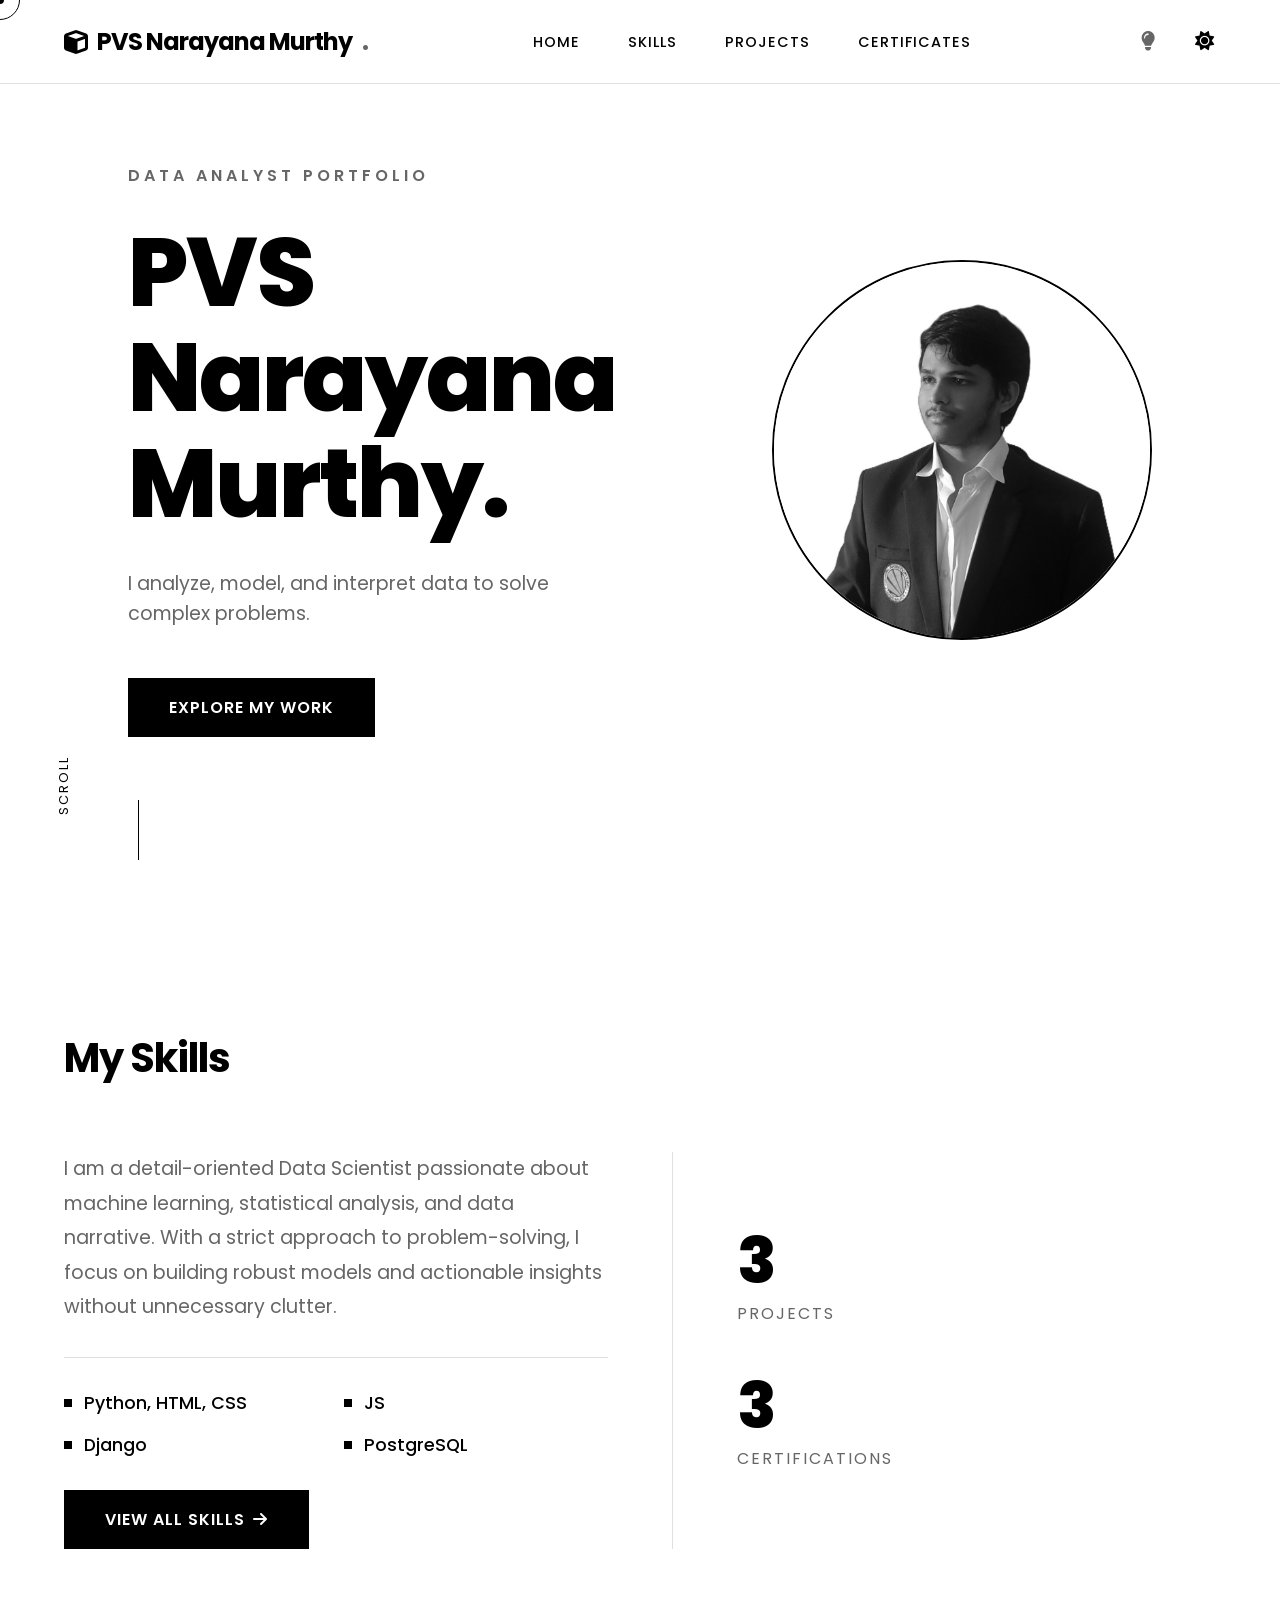
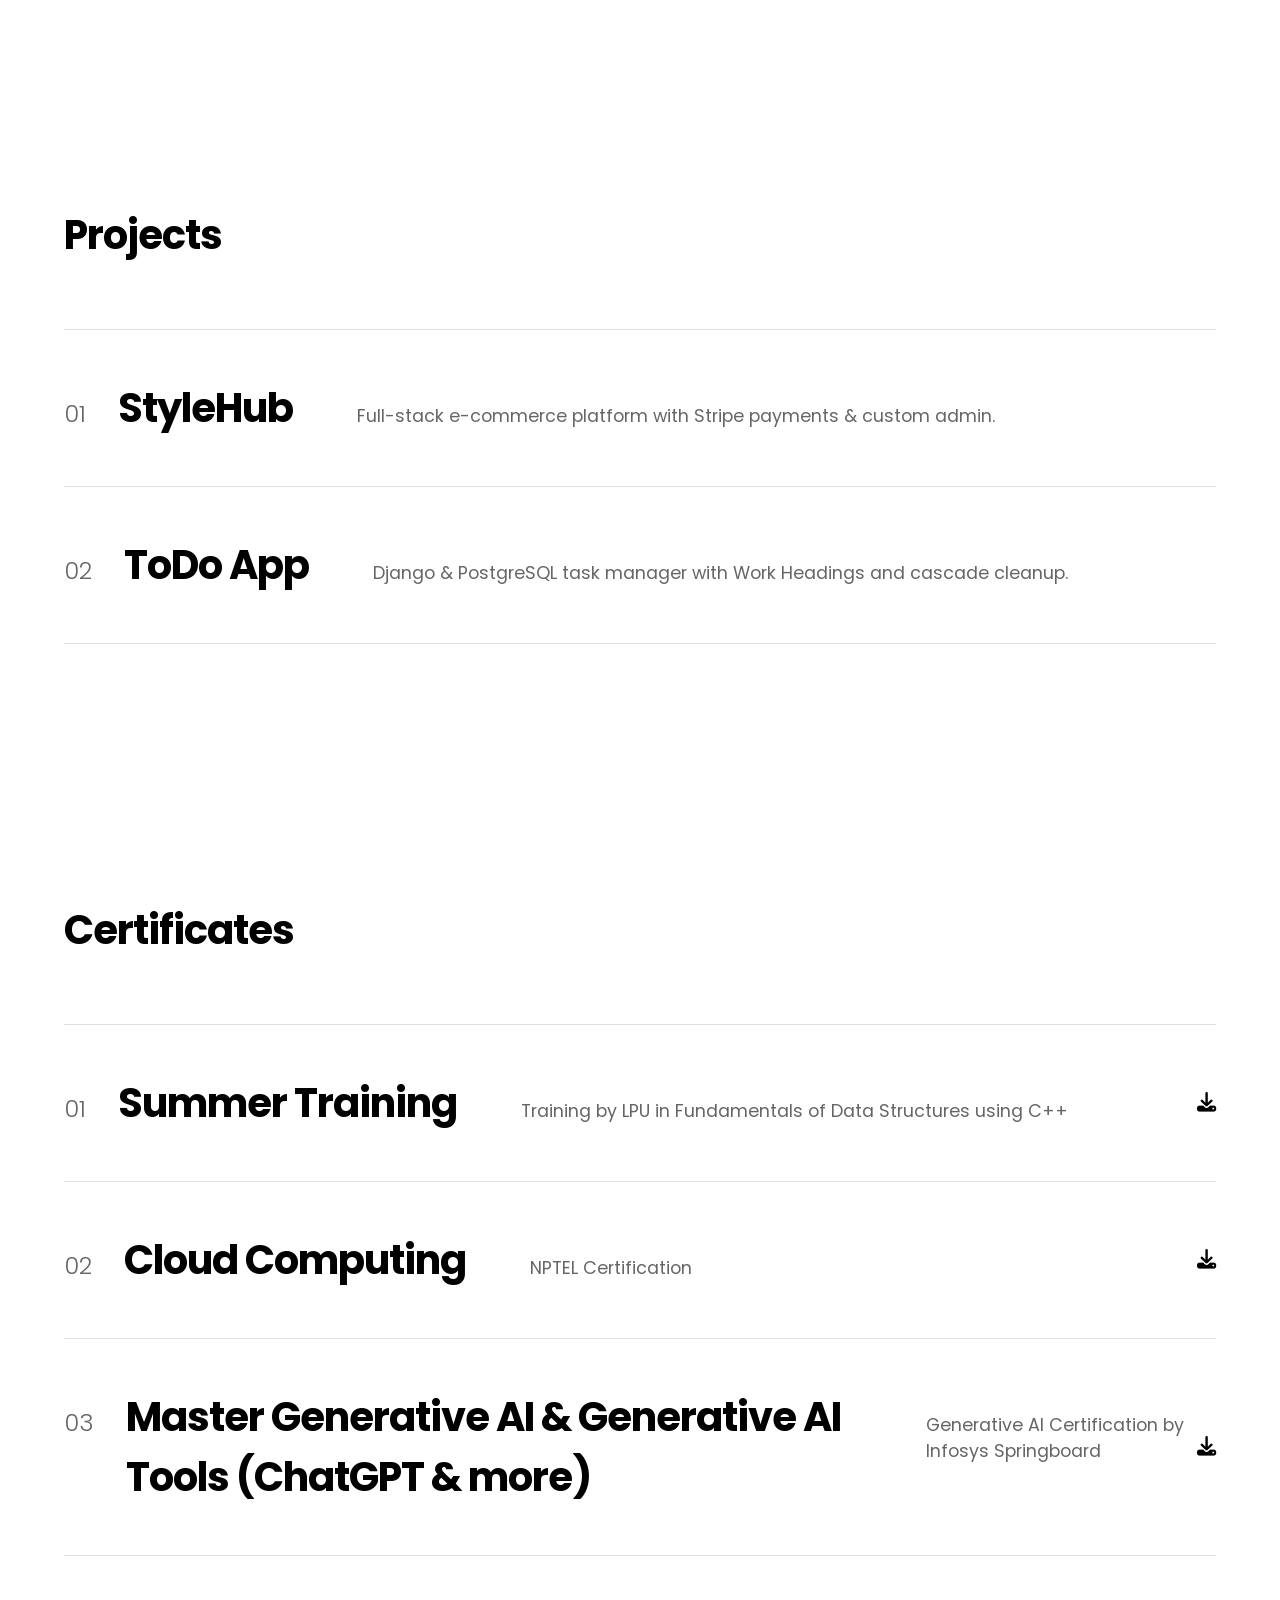
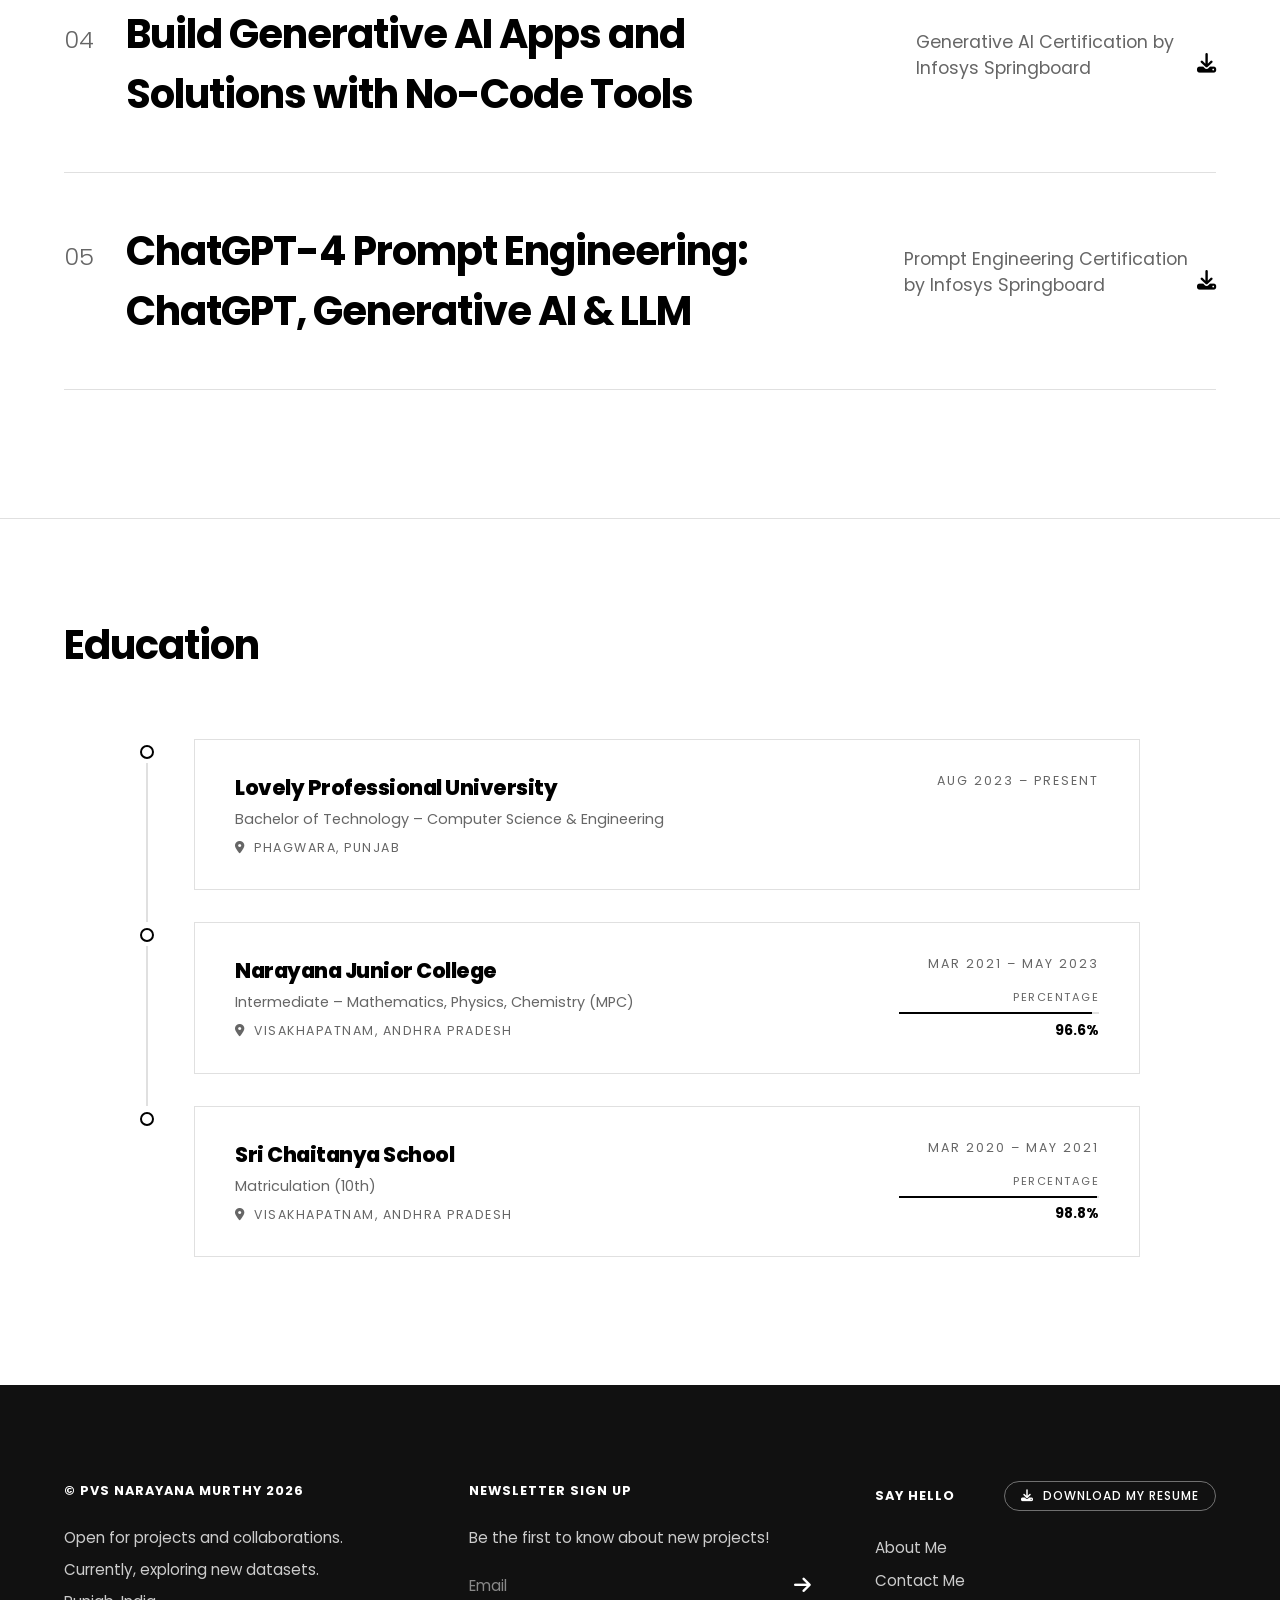
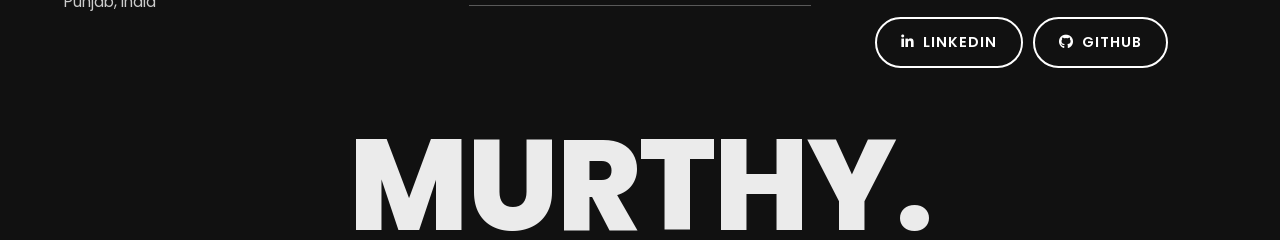
<file: index/index.html>
<!DOCTYPE html>
<html lang="en" data-theme="dark">
<head>
    <meta charset="UTF-8">
    <meta name="viewport" content="width=device-width, initial-scale=1.0">
    <title>PVS Narayana Murthy | Data Science Portfolio</title>
    <link rel="stylesheet" href="style.css">
    <link href="https://fonts.googleapis.com/css2?family=Poppins:wght@300;400;500;600;700;800&display=swap" rel="stylesheet">
    <link rel="stylesheet" href="https://cdnjs.cloudflare.com/ajax/libs/font-awesome/6.4.0/css/all.min.css">
    <link rel="icon" type="image/png" href="../images/logo.png">
</head>
<body>
    <div id="page-transition"></div>
    <div id="cursor"></div>
    <div id="cursor-follower"><span id="cursor-text"></span></div>
    <div id="spotlight-overlay"></div>
    
    <!-- Pointer line to resume (SVG) -->
    <svg id="resume-pointer" class="resume-pointer hidden" xmlns="http://www.w3.org/2000/svg">
        <path id="resume-path" d="" fill="none" stroke="var(--text-color)" stroke-width="2" stroke-dasharray="8 8"/>
        <polygon id="resume-arrowhead" points="-6,-6 10,0 -6,6" fill="var(--text-color)"/>
        <text class="resume-text" fill="var(--text-color)" dy="-10">
            <textPath href="#resume-path" startOffset="50%" text-anchor="middle">
                Download my resume
            </textPath>
        </text>
    </svg>
    
    <div id="spotlight-controls" class="spotlight-controls hidden">
        <label for="spotlight-slider">Spotlight Radius</label>
        <input type="range" id="spotlight-slider" min="10" max="60" value="20">
    </div>

    <nav class="creative-nav">
        <div class="nav-container">
            <div class="logo">
                <i class="fa-solid fa-cube"></i> PVS Narayana Murthy<span>.</span>
            </div>
            <div class="nav-center">
                <ul class="nav-links">
                    <li><a href="#home">Home</a></li>
                    <li><a href="skills.html">Skills</a></li>
                    <li><a href="#projects">Projects</a></li>
                    <li><a href="#certifications">Certificates</a></li>
                </ul>
            </div>
            <div class="nav-right">
                <button class="spotlight-toggle inactive" id="spotlight-toggle" aria-label="Toggle Spotlight">
                    <i class="fa-solid fa-lightbulb"></i>
                </button>
                <button class="theme-toggle" id="theme-toggle" aria-label="Toggle Theme">
                    <i class="fa-solid fa-sun light-icon"></i>
                    <i class="fa-solid fa-moon dark-icon"></i>
                </button>
                <div class="hamburger">
                    <div class="line1"></div>
                    <div class="line2"></div>
                </div>
            </div>
        </div>
    </nav>

    <main>
        <!-- Hero Section -->
        <section id="home" class="hero-section">
            <div class="hero-content">
                <p class="greeting">Data Analyst Portfolio</p>
                <h1 class="main-title">PVS<br>Narayana<br>Murthy.</h1>
                <p class="subtitle">I analyze, model, and interpret data to solve complex problems.</p>
                <a href="#projects" class="btn">Explore My Work</a>
            </div>
            <div class="hero-image">
                <img src="../images/profile.jpg" alt="PVS Narayana Murthy" class="profile-img">
            </div>
            <div class="scroll-indicator">
                <span>Scroll</span>
                <div class="line"></div>
            </div>
        </section>

        <!-- Skills Section -->
        <section id="skills" class="about-section">
            <div class="about-container">
                <h2 class="section-title">My Skills</h2>
                <div class="about-grid">
                    <div class="about-text">
                        <p>I am a detail-oriented Data Scientist passionate about machine learning, statistical analysis, and data narrative. With a strict approach to problem-solving, I focus on building robust models and actionable insights without unnecessary clutter.</p>
                        <ul class="skills-list">
                            <li>Python, HTML, CSS</li>
                            <li>JS</li>
                            <li>Django</li>
                            <li>PostgreSQL</li>
                        </ul>
                        <a href="skills.html" class="btn" style="display:inline-flex;align-items:center;gap:8px;margin-top:2rem;">View All Skills <i class="fa-solid fa-arrow-right"></i></a>
                    </div>
                    <div class="about-stats">
                        <div class="stat">
                            <h3>3</h3>
                            <span>Projects</span>
                        </div>
                        <div class="stat">
                            <h3>3</h3>
                            <span>Certifications</span>
                        </div>
                    </div>
                </div>
            </div>
        </section>

        <!-- Projects Section -->
        <section id="projects" class="projects-section">
            <h2 class="section-title">Projects</h2>
            <div class="projects-container">
                <div class="project-row" onclick="window.location='project-stylehub.html'" style="cursor:none;">
                    <div class="project-info">
                        <span>01</span>
                        <h3>StyleHub</h3>
                        <p>Full-stack e-commerce platform with Stripe payments & custom admin.</p>
                    </div>
                    <a href="project-stylehub.html" class="project-link"><i class="fa-solid fa-arrow-right"></i></a>
                </div>
                <div class="project-row" onclick="window.location='project-todo.html'" style="cursor:none;">
                    <div class="project-info">
                        <span>02</span>
                        <h3>ToDo App</h3>
                        <p>Django & PostgreSQL task manager with Work Headings and cascade cleanup.</p>
                    </div>
                    <a href="project-todo.html" class="project-link"><i class="fa-solid fa-arrow-right"></i></a>
                </div>
            </div>
        </section>

        <!-- Certifications Section -->
        <section id="certifications" class="certifications-section">
            <h2 class="section-title">Certificates</h2>
            <div class="projects-container">
                <div class="project-row" onclick="window.open('../pdf/SummerTrainingCertificate.pdf','_blank')" style="cursor:none;">
                    <div class="project-info">
                        <span>01</span>
                        <h3>Summer Training</h3>
                        <p>Training by LPU in Fundamentals of Data Structures using C++ </p>
                    </div>
                    <span class="project-link" style="opacity:1;transform:none;font-size:1.2rem;" title="Download"><i class="fa-solid fa-download"></i></span>
                </div>
                <div class="project-row" onclick="window.open('../pdf/Cloud Computing.pdf','_blank')" style="cursor:none;">
                    <div class="project-info">
                        <span>02</span>
                        <h3>Cloud Computing</h3>
                        <p>NPTEL Certification</p>
                    </div>
                    <span class="project-link" style="opacity:1;transform:none;font-size:1.2rem;" title="Download"><i class="fa-solid fa-download"></i></span>
                </div>
                <div class="project-row" onclick="window.open('../pdf/1.pdf','_blank')" style="cursor:none;">
                    <div class="project-info">
                        <span>03</span>
                        <h3>Master Generative AI &amp; Generative AI Tools (ChatGPT &amp; more)</h3>
                        <p>Generative AI Certification by Infosys Springboard</p>
                    </div>
                    <span class="project-link" style="opacity:1;transform:none;font-size:1.2rem;" title="Download"><i class="fa-solid fa-download"></i></span>
                </div>
                <div class="project-row" onclick="window.open('../pdf/2.pdf','_blank')" style="cursor:none;">
                    <div class="project-info">
                        <span>04</span>
                        <h3>Build Generative AI Apps and Solutions with No-Code Tools</h3>
                        <p>Generative AI Certification by Infosys Springboard</p>
                    </div>
                    <span class="project-link" style="opacity:1;transform:none;font-size:1.2rem;" title="Download"><i class="fa-solid fa-download"></i></span>
                </div>
                <div class="project-row" onclick="window.open('../pdf/3.pdf','_blank')" style="cursor:none;">
                    <div class="project-info">
                        <span>05</span>
                        <h3>ChatGPT-4 Prompt Engineering: ChatGPT, Generative AI &amp; LLM</h3>
                        <p>Prompt Engineering Certification by Infosys Springboard</p>
                    </div>
                    <span class="project-link" style="opacity:1;transform:none;font-size:1.2rem;" title="Download"><i class="fa-solid fa-download"></i></span>
                </div>
            </div>
        </section>

        <!-- Education Section -->
        <section id="education" class="education-section">
            <h2 class="section-title">Education</h2>
            <div class="education-timeline">

                <!-- LPU -->
                <div class="edu-item edu-animate">
                    <div class="edu-marker">
                        <div class="edu-dot"></div>
                        <div class="edu-line"></div>
                    </div>
                    <div class="edu-content">
                        <div class="edu-header">
                            <div>
                                <h3 class="edu-institution">Lovely Professional University</h3>
                                <p class="edu-degree">Bachelor of Technology – Computer Science &amp; Engineering</p>
                                <p class="edu-location"><i class="fa-solid fa-location-dot"></i> Phagwara, Punjab</p>
                            </div>
                            <div class="edu-right">
                                <span class="edu-period">Aug 2023 – Present</span>
                                <!-- <div class="edu-score-bar">
                                    <p class="edu-score-label">CGPA</p>
                                    <div class="edu-bar-track">
                                        <div class="edu-bar-fill" data-width="65.7" style="width:0%"></div>
                                    </div>
                                    <span class="edu-score-val">6.57 / 10</span> -->
                                <!-- </div> -->
                            </div>
                        </div>
                    </div>
                </div>

                <!-- Narayana Junior College -->
                <div class="edu-item edu-animate">
                    <div class="edu-marker">
                        <div class="edu-dot"></div>
                        <div class="edu-line"></div>
                    </div>
                    <div class="edu-content">
                        <div class="edu-header">
                            <div>
                                <h3 class="edu-institution">Narayana Junior College</h3>
                                <p class="edu-degree">Intermediate – Mathematics, Physics, Chemistry (MPC)</p>
                                <p class="edu-location"><i class="fa-solid fa-location-dot"></i> Visakhapatnam, Andhra Pradesh</p>
                            </div>
                            <div class="edu-right">
                                <span class="edu-period">Mar 2021 – May 2023</span>
                                <div class="edu-score-bar">
                                    <p class="edu-score-label">Percentage</p>
                                    <div class="edu-bar-track">
                                        <div class="edu-bar-fill" data-width="96.6" style="width:0%"></div>
                                    </div>
                                    <span class="edu-score-val">96.6%</span>
                                </div>
                            </div>
                        </div>
                    </div>
                </div>

                <!-- Sri Chaitanya -->
                <div class="edu-item edu-animate">
                    <div class="edu-marker">
                        <div class="edu-dot"></div>
                        <div class="edu-line" style="display:none;"></div>
                    </div>
                    <div class="edu-content">
                        <div class="edu-header">
                            <div>
                                <h3 class="edu-institution">Sri Chaitanya School</h3>
                                <p class="edu-degree">Matriculation (10th)</p>
                                <p class="edu-location"><i class="fa-solid fa-location-dot"></i> Visakhapatnam, Andhra Pradesh</p>
                            </div>
                            <div class="edu-right">
                                <span class="edu-period">Mar 2020 – May 2021</span>
                                <div class="edu-score-bar">
                                    <p class="edu-score-label">Percentage</p>
                                    <div class="edu-bar-track">
                                        <div class="edu-bar-fill" data-width="98.8" style="width:0%"></div>
                                    </div>
                                    <span class="edu-score-val">98.8%</span>
                                </div>
                            </div>
                        </div>
                    </div>
                </div>

            </div>
        </section>
    </main>

    <footer class="site-footer" id="contact">
        <div class="footer-top">
            <div class="footer-col">
                <p class="footer-label">&copy; PVS NARAYANA MURTHY 2026</p>
                <p>Open for projects and collaborations.</p>
                <p>Currently, exploring new datasets.</p>
                <p>Punjab, India</p>
            </div>
            <div class="footer-col">
                <p class="footer-label">NEWSLETTER SIGN UP</p>
                <p>Be the first to know about new projects!</p>
                <form class="newsletter-form">
                    <input type="email" placeholder="Email" required>
                    <button type="submit"><i class="fa-solid fa-arrow-right"></i></button>
                </form>
            </div>
            <div class="footer-col" id="contact">
                <div style="display: flex; align-items: center; justify-content: space-between; gap: 1rem; margin-bottom: 1.5rem;">
                    <p class="footer-label" style="margin-bottom: 0 !important;">SAY HELLO</p>
                    <a href="../pdf/resume.pdf" class="btn resume-btn-inline" download target="_blank"><i class="fa-solid fa-download" style="margin-right: 5px;"></i> Download My Resume</a>
                </div>
                <ul class="footer-links-list">
                    <li><a href="#skills">About Me</a></li>
                    <li><a href="mailto:shaty768@gmail.com">Contact Me</a></li>
                </ul>
                <div class="social-buttons" style="margin-top: 1.5rem; display: flex; gap: 10px;">
                    <a href="http://www.linkedin.com/in/pvsn-murthy-dev" class="btn btn-social" target="_blank"><i class="fa-brands fa-linkedin-in"></i> LinkedIn</a>
                    <a href="https://github.com/Balaji-dev-png" class="btn btn-social" target="_blank"><i class="fa-brands fa-github"></i> GitHub</a>
                </div>
            </div>
        </div>
        <div class="footer-huge-text">
            <h2 style="font-size: clamp(3rem, 10vw, 12rem);">MURTHY.</h2>
        </div>
    </footer>

    <script src="script.js"></script>
    <script>
        // Education timeline scroll animation
        const eduItems = document.querySelectorAll('.edu-animate');
        const eduObserver = new IntersectionObserver((entries) => {
            entries.forEach((entry, i) => {
                if (entry.isIntersecting) {
                    setTimeout(() => {
                        entry.target.classList.add('edu-visible');
                        // Animate score bars
                        entry.target.querySelectorAll('.edu-bar-fill').forEach(bar => {
                            bar.style.width = bar.getAttribute('data-width') + '%';
                        });
                    }, i * 150);
                    eduObserver.unobserve(entry.target);
                }
            });
        }, { threshold: 0.2 });
        eduItems.forEach(item => eduObserver.observe(item));
    </script>
</body>
</html>
</file>
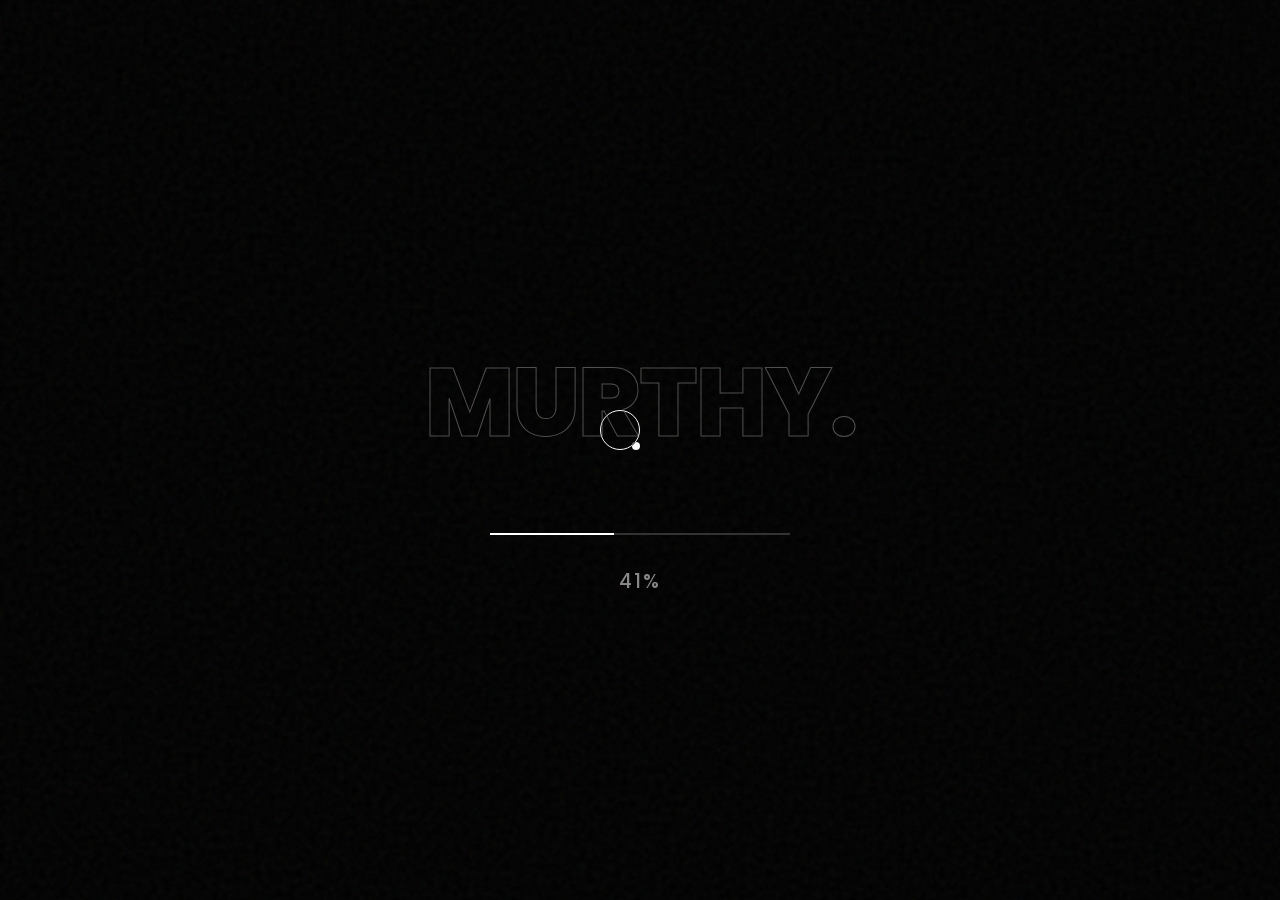
<file: loading.html>
<!DOCTYPE html>
<html lang="en" data-theme="dark">

<head>
    <meta charset="UTF-8">
    <meta name="viewport" content="width=device-width, initial-scale=1.0">
    <title>Loading...</title>
    <link rel="icon" type="image/png" href="images/logo.png">
    <!-- Include the exact font used in the portfolio -->
    <link href="https://fonts.googleapis.com/css2?family=Poppins:wght@300;400;600;800&display=swap" rel="stylesheet">
    <style>
        :root {
            /* Variables straight from style.css */
            --bg-color: #000000;
            --text-color: #ffffff;
            --text-muted: #888888;
            --border-color: #333333;
        }

        * {
            margin: 0;
            padding: 0;
            box-sizing: border-box;
            cursor: none;
            /* Matching the site's custom cursor logic */
        }

        body {
            background-color: var(--bg-color);
            color: var(--text-color);
            font-family: 'Poppins', sans-serif;
            height: 100vh;
            display: flex;
            justify-content: center;
            align-items: center;
            overflow: hidden;
            position: relative;
        }

        /* Ambient subtle grain, similar to a high-end dark theme design */
        .noise {
            position: absolute;
            top: 0;
            left: 0;
            width: 100%;
            height: 100%;
            opacity: 0.05;
            pointer-events: none;
            background-image: url('data:image/svg+xml,%3Csvg viewBox="0 0 200 200" xmlns="http://www.w3.org/2000/svg"%3E%3Cfilter id="noiseFilter"%3E%3CfeTurbulence type="fractalNoise" baseFrequency="0.65" numOctaves="3" stitchTiles="stitch"/%3E%3C/filter%3E%3Crect width="100%25" height="100%25" filter="url(%23noiseFilter)"/%3E%3C/svg%3E');
            z-index: 0;
        }

        /* Custom minimal cursor matching portfolio */
        #cursor-dot {
            width: 8px;
            height: 8px;
            background-color: #ffffff;
            border-radius: 50%;
            position: fixed;
            pointer-events: none;
            z-index: 10001;
            mix-blend-mode: difference;
            transform: translate(-50%, -50%);
        }

        #cursor-ring {
            width: 40px;
            height: 40px;
            border: 1px solid #ffffff;
            border-radius: 50%;
            position: fixed;
            pointer-events: none;
            z-index: 10000;
            mix-blend-mode: difference;
            transform: translate(-50%, -50%);
            transition: width 0.2s, height 0.2s;
        }

        /* Loader wrapper */
        .loader-wrapper {
            display: grid;
            grid-template-areas: "text" "progress" "percent";
            align-content: center;
            justify-items: center;
            gap: 2rem;
            z-index: 10;
            position: relative;
        }

        /* Typography base styling */
        .loading-text {
            grid-area: text;
            font-size: clamp(2rem, 8vw, 6rem);
            font-weight: 800;
            line-height: 1;
            text-transform: uppercase;
            display: flex;
            flex-wrap: wrap;
            justify-content: center;
            padding: 50px 20px;
            margin: 0;
        }

        /* Text outline layer */
        .outline-text .char {
            color: transparent;
            -webkit-text-stroke: 1px rgba(255, 255, 255, 0.3);
        }

        /* Text filled mask layer exactly covering outline */
        .filled-text {
            pointer-events: none;
            
            /* CSS Mask hiding everything outside the circular gradient */
            --spotlight-size: 150px;
            --mouse-x: -500px;
            --mouse-y: -500px;
            -webkit-mask-image: radial-gradient(circle var(--spotlight-size) at var(--mouse-x) var(--mouse-y), black 90%, transparent 100%);
            mask-image: radial-gradient(circle var(--spotlight-size) at var(--mouse-x) var(--mouse-y), black 90%, transparent 100%);
        }

        /* The actual interior filled lettering */
        .filled-text .char {
            color: #ffffff;
            text-shadow: 0 0 5px rgba(255, 255, 255, 1), 0 0 10px rgba(255, 255, 255, 0.8);
        }

        /* Shared animation logic for letters in both layers */
        .char {
            display: inline-block;
            transform: translateY(50px) scale(0.9);
            opacity: 0;
            filter: blur(10px);
            letter-spacing: 20px;
            animation: 
                advancedReveal 1s cubic-bezier(0.165, 0.84, 0.44, 1) forwards,
                continuousWave 2s ease-in-out infinite;
        }

        .char:nth-child(1) { animation-delay: 0.1s, 1.1s; }
        .char:nth-child(2) { animation-delay: 0.15s, 1.15s; }
        .char:nth-child(3) { animation-delay: 0.2s, 1.2s; }
        .char:nth-child(4) { animation-delay: 0.25s, 1.25s; }
        .char:nth-child(5) { animation-delay: 0.3s, 1.3s; }
        .char:nth-child(6) { animation-delay: 0.35s, 1.35s; }
        .char:nth-child(7) { animation-delay: 0.4s, 1.4s; }

        @keyframes advancedReveal {
            0% { 
                transform: translateY(50px) scale(0.9); 
                opacity: 0; 
                filter: blur(10px);
                letter-spacing: 20px;
            }
            100% { 
                transform: translateY(0) scale(1); 
                opacity: 1; 
                filter: blur(0px);
                letter-spacing: -2px;
            }
        }

        @keyframes continuousWave {
            0%, 100% { transform: translateY(0) scale(1); }
            50% { transform: translateY(-15px) scale(1.02); }
        }

        /* Clean progress line matching the portfolio's geometric minimal lines */
        .progress-container {
            grid-area: progress;
            width: 300px;
            height: 2px;
            background-color: var(--border-color);
            position: relative;
            overflow: hidden;
            z-index: 10;
        }

        .progress-bar {
            position: absolute;
            top: 0;
            left: 0;
            height: 100%;
            width: 0%;
            background-color: var(--text-color);
            transition: width 0.1s cubic-bezier(0.2, 0, 0, 1);
        }

        .percentage {
            grid-area: percent;
            font-size: 1.2rem;
            font-weight: 500;
            color: var(--text-muted);
            letter-spacing: 2px;
            font-variant-numeric: tabular-nums;
            opacity: 0;
            animation: fadeIn 1s ease forwards 0.8s;
            text-align: center;
            z-index: 10;
        }

        @keyframes fadeIn {
            100% {
                opacity: 1;
            }
        }
    </style>
</head>

<body>

    <!-- Subtle texture -->
    <div class="noise"></div>

    <!-- Custom Cursor -->
    <div id="cursor-dot"></div>
    <div id="cursor-ring"></div>

    <div class="loader-wrapper">
        <!-- Base text layer (Outline) -->
        <div class="loading-text outline-text">
            <span class="char">M</span>
            <span class="char">U</span>
            <span class="char">R</span>
            <span class="char">T</span>
            <span class="char">H</span>
            <span class="char">Y</span>
            <span class="char">.</span>
        </div>
        
        <!-- Masked text layer (Fill) -->
        <div class="loading-text filled-text">
            <span class="char">M</span>
            <span class="char">U</span>
            <span class="char">R</span>
            <span class="char">T</span>
            <span class="char">H</span>
            <span class="char">Y</span>
            <span class="char">.</span>
        </div>
        
        <div class="progress-container">
            <div class="progress-bar" id="progressBar"></div>
        </div>
        <div class="percentage" id="percentageText">00%</div>
    </div>

    <script>
        // Custom Cursor Logic matching portfolio
        const cursorDot = document.getElementById('cursor-dot');
        const cursorRing = document.getElementById('cursor-ring');
        const filledText = document.querySelector('.filled-text');

        document.addEventListener('mousemove', (e) => {
            const posX = e.clientX;
            const posY = e.clientY;

            // Update custom cursor
            cursorDot.style.left = `${posX}px`;
            cursorDot.style.top = `${posY}px`;

            // Subtle lag for the ring just like the main site
            setTimeout(() => {
                cursorRing.style.left = `${posX}px`;
                cursorRing.style.top = `${posY}px`;
            }, 50);

            // Spotlight text fill logic inside the mask layer
            // By masking the filled text DOM layer, we guarantee 100% cross-browser reliability
            if (filledText) {
                const rect = filledText.getBoundingClientRect();
                const x = posX - rect.left;
                const y = posY - rect.top;
                filledText.style.setProperty('--mouse-x', `${x}px`);
                filledText.style.setProperty('--mouse-y', `${y}px`);
            }
        });

        let currentSpotlightSize = 150;
        document.addEventListener('wheel', (e) => {
            if (filledText) {
                currentSpotlightSize += e.deltaY * -0.2;
                currentSpotlightSize = Math.max(50, Math.min(currentSpotlightSize, 600));
                filledText.style.setProperty('--spotlight-size', `${currentSpotlightSize}px`);
            }
        });

        // Progress Animation
        const progressBar = document.getElementById('progressBar');
        const percentageText = document.getElementById('percentageText');

        let progress = 0;
        const totalDuration = 3000; // 3 seconds
        const intervalTime = 20;

        const loadingInterval = setInterval(() => {
            // Speed variance for realistic loading feel
            const speed = Math.random() < 0.3 ? 0 : Math.random() * 2;
            progress += speed;

            if (progress >= 100) {
                progress = 100;
                clearInterval(loadingInterval);

                // Final completion animation
                setTimeout(() => {
                    progressBar.style.opacity = '0';
                    percentageText.style.opacity = '0';
                    progressBar.style.transition = 'opacity 0.6s ease';
                    percentageText.style.transition = 'opacity 0.6s ease';
                }, 500);
            }

            progressBar.style.width = `${progress}%`;

            // Format to keep consistent 2 digit visual where possible
            const formattedProgress = Math.floor(progress).toString().padStart(2, '0');
            percentageText.textContent = `${formattedProgress}%`;
        }, intervalTime);
    </script>
</body>

</html>
</file>
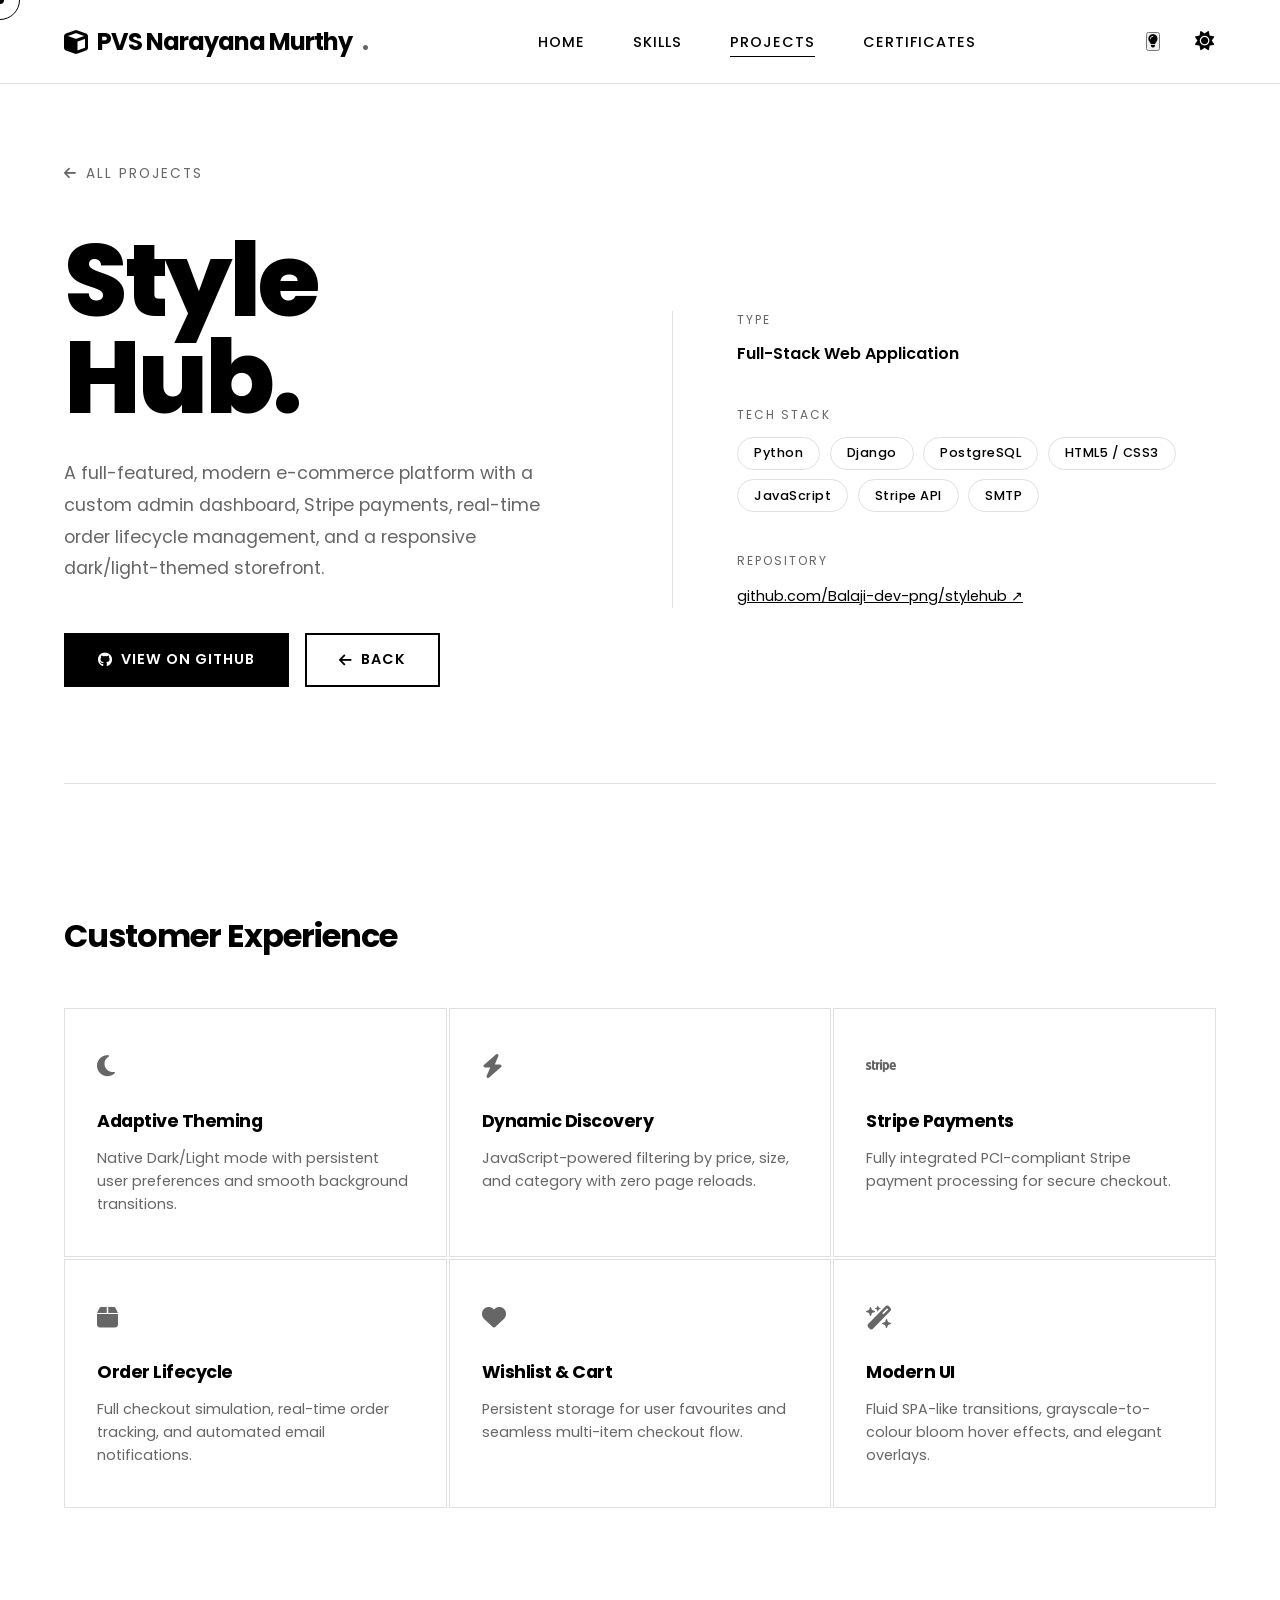
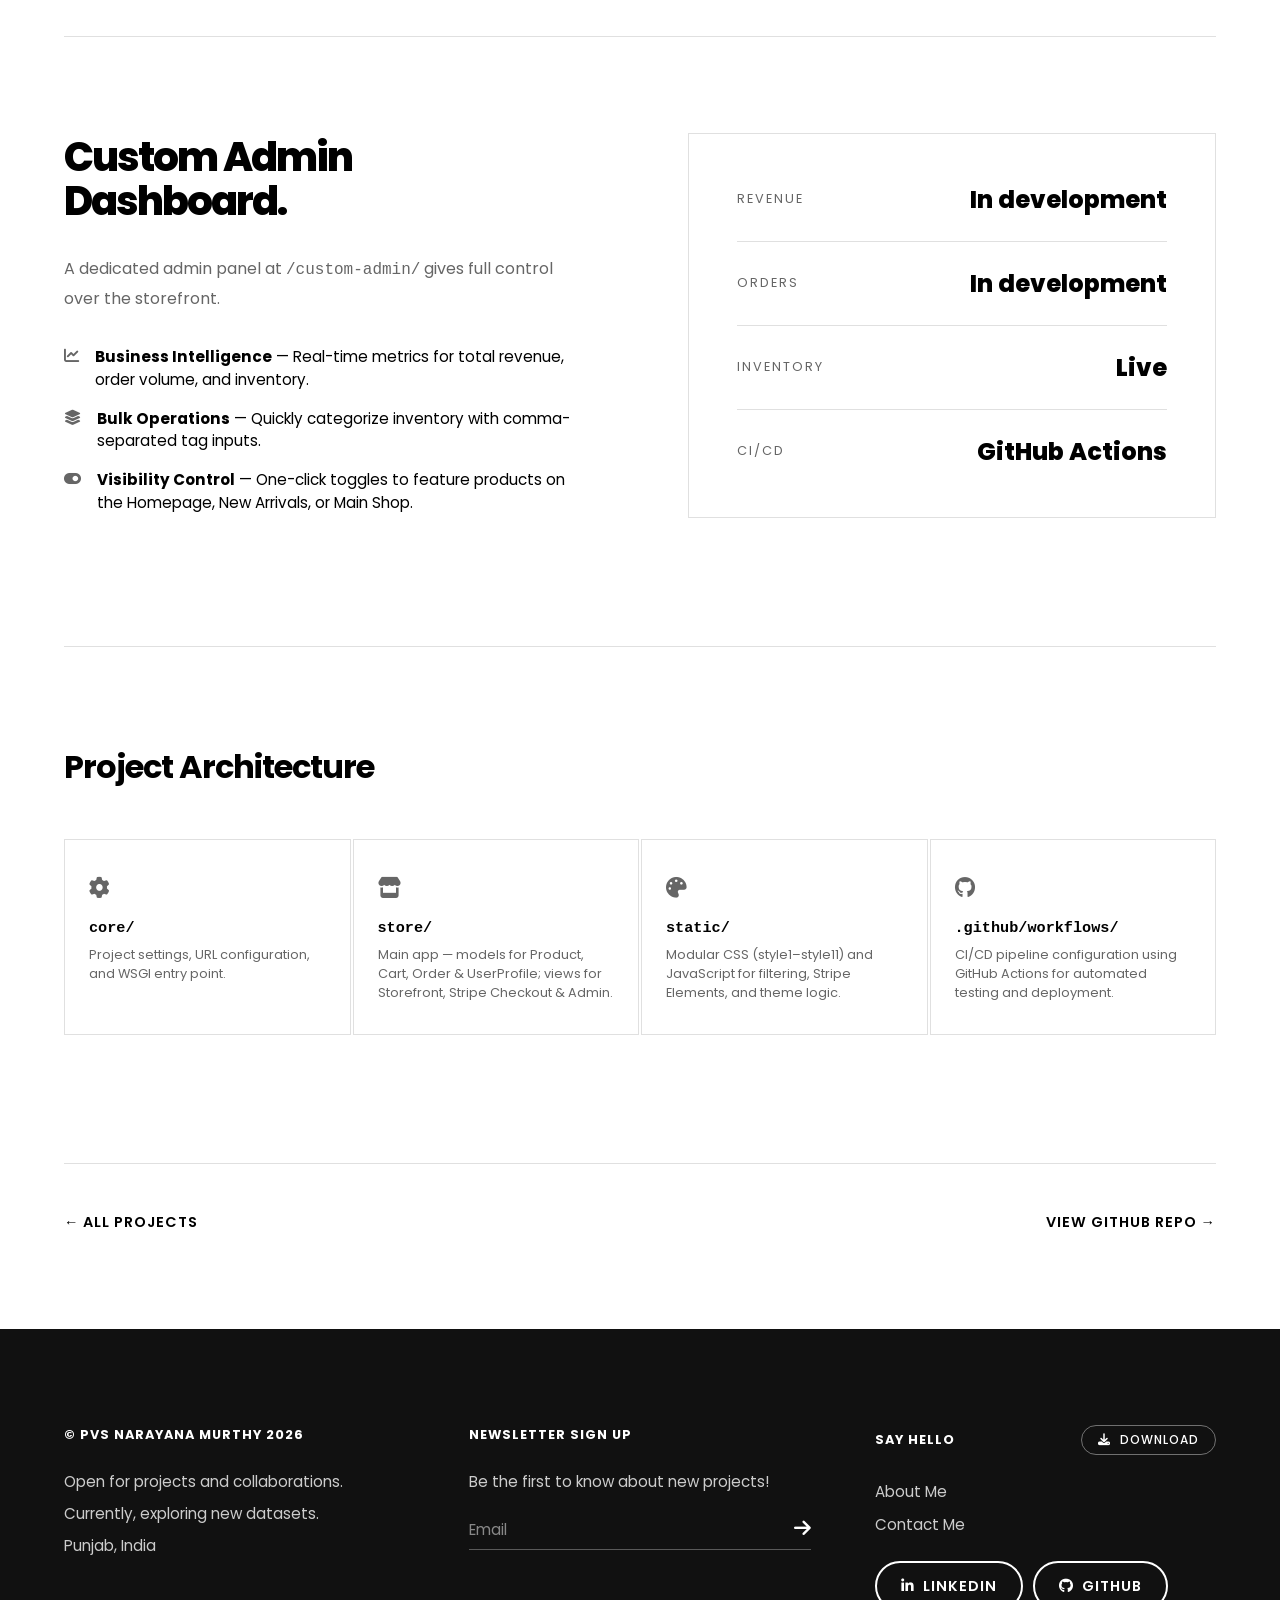
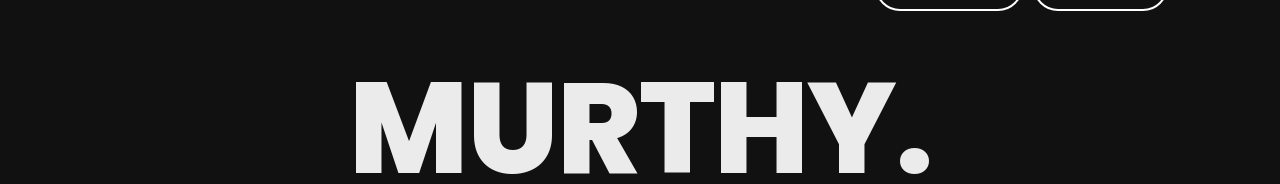
<file: project-stylehub.html>
<!DOCTYPE html>
<html lang="en" data-theme="dark">
<head>
    <meta charset="UTF-8">
    <meta name="viewport" content="width=device-width, initial-scale=1.0">
    <title>StyleHub | PVS Narayana Murthy</title>
    <link rel="stylesheet" href="../style.css">
    <link rel="icon" type="image/png" href="../images/logo.png">
    <link href="https://fonts.googleapis.com/css2?family=Poppins:wght@300;400;500;600;700;800&display=swap" rel="stylesheet">
    <link rel="stylesheet" href="https://cdnjs.cloudflare.com/ajax/libs/font-awesome/6.4.0/css/all.min.css">
    <style>
        .project-detail-page {
            min-height: 100vh;
            padding: 10rem 5% 6rem;
            max-width: 1400px;
            margin: 0 auto;
        }

        .back-link {
            display: inline-flex;
            align-items: center;
            gap: 8px;
            color: var(--text-muted);
            text-decoration: none;
            font-size: 0.85rem;
            text-transform: uppercase;
            letter-spacing: 2px;
            margin-bottom: 3rem;
            transition: color 0.3s;
            cursor: none;
        }
        .back-link:hover { color: var(--text-color); }

        /* Hero */
        .project-hero {
            display: grid;
            grid-template-columns: 1fr 1fr;
            gap: 4rem;
            align-items: center;
            margin-bottom: 8rem;
            border-bottom: 1px solid var(--border-color);
            padding-bottom: 6rem;
        }

        .project-hero-left h1 {
            font-size: clamp(3rem, 8vw, 6.5rem);
            font-weight: 800;
            letter-spacing: -3px;
            line-height: 0.95;
            margin-bottom: 2rem;
        }

        .project-hero-left p {
            font-size: 1.1rem;
            line-height: 1.8;
            color: var(--text-muted);
            max-width: 480px;
            margin-bottom: 3rem;
        }

        .project-cta-links {
            display: flex;
            gap: 1rem;
            flex-wrap: wrap;
        }

        .project-cta-links a {
            display: inline-flex;
            align-items: center;
            gap: 8px;
            padding: 0.9rem 2rem;
            text-decoration: none;
            font-weight: 600;
            font-size: 0.9rem;
            text-transform: uppercase;
            letter-spacing: 1px;
            transition: all 0.3s ease;
            cursor: none;
        }

        .btn-primary-proj {
            background-color: var(--text-color);
            color: var(--bg-color);
            border: 2px solid var(--text-color);
        }
        .btn-primary-proj:hover {
            background: transparent;
            color: var(--text-color);
        }

        .btn-outline-proj {
            background: transparent;
            color: var(--text-color);
            border: 2px solid var(--text-color);
        }
        .btn-outline-proj:hover {
            background-color: var(--text-color);
            color: var(--bg-color);
        }

        /* Tech pill tags on the right */
        .project-hero-right {
            display: flex;
            flex-direction: column;
            gap: 2.5rem;
            border-left: 1px solid var(--border-color);
            padding-left: 4rem;
        }

        .project-meta-item p.meta-label {
            font-size: 0.75rem;
            text-transform: uppercase;
            letter-spacing: 2px;
            color: var(--text-muted);
            margin-bottom: 0.8rem;
        }

        .tech-tags {
            display: flex;
            flex-wrap: wrap;
            gap: 0.6rem;
        }

        .tech-tag {
            padding: 0.4rem 1rem;
            border: 1px solid var(--border-color);
            font-size: 0.8rem;
            font-weight: 500;
            border-radius: 20px;
            color: var(--text-color);
            letter-spacing: 0.5px;
        }

        /* Features */
        .features-section {
            margin-bottom: 8rem;
        }

        .features-section h2 {
            font-size: 2rem;
            font-weight: 700;
            letter-spacing: -1px;
            margin-bottom: 3rem;
        }

        .features-grid {
            display: grid;
            grid-template-columns: repeat(3, 1fr);
            gap: 2px;
        }

        .feature-card {
            border: 1px solid var(--border-color);
            padding: 2.5rem 2rem;
            transition: background 0.3s;
            opacity: 0;
            transform: translateY(30px);
            transition: opacity 0.6s ease, transform 0.6s ease, background 0.3s;
        }
        .feature-card.visible {
            opacity: 1;
            transform: translateY(0);
        }
        .feature-card:hover {
            background: var(--text-color);
            color: var(--bg-color);
        }
        .feature-card:hover .feature-icon,
        .feature-card:hover p {
            color: var(--bg-color);
        }

        .feature-icon {
            font-size: 1.5rem;
            margin-bottom: 1.5rem;
            color: var(--text-muted);
            transition: color 0.3s;
        }

        .feature-card h3 {
            font-size: 1.1rem;
            font-weight: 700;
            margin-bottom: 0.8rem;
            letter-spacing: -0.5px;
        }

        .feature-card p {
            font-size: 0.9rem;
            line-height: 1.6;
            color: var(--text-muted);
            transition: color 0.3s;
        }

        /* Admin section two-col layout */
        .admin-section {
            display: grid;
            grid-template-columns: 1fr 1fr;
            gap: 6rem;
            align-items: center;
            margin-bottom: 8rem;
            border-top: 1px solid var(--border-color);
            padding-top: 6rem;
        }

        .admin-section h2 {
            font-size: 2.5rem;
            font-weight: 800;
            letter-spacing: -2px;
            line-height: 1.1;
            margin-bottom: 2rem;
        }

        .admin-section p {
            color: var(--text-muted);
            font-size: 1rem;
            line-height: 1.8;
            margin-bottom: 2rem;
        }

        .admin-list {
            list-style: none;
            display: flex;
            flex-direction: column;
            gap: 1rem;
        }
        .admin-list li {
            display: flex;
            align-items: flex-start;
            gap: 1rem;
            font-size: 0.95rem;
            line-height: 1.5;
        }
        .admin-list li i {
            color: var(--text-muted);
            margin-top: 2px;
            flex-shrink: 0;
        }

        .admin-visual {
            border: 1px solid var(--border-color);
            padding: 3rem;
            display: flex;
            flex-direction: column;
            gap: 1.5rem;
        }

        .admin-stat {
            display: flex;
            justify-content: space-between;
            align-items: center;
            border-bottom: 1px solid var(--border-color);
            padding-bottom: 1.5rem;
        }
        .admin-stat:last-child { border-bottom: none; padding-bottom: 0; }

        .admin-stat .stat-label {
            font-size: 0.8rem;
            text-transform: uppercase;
            letter-spacing: 2px;
            color: var(--text-muted);
        }
        .admin-stat .stat-val {
            font-size: 1.5rem;
            font-weight: 800;
        }

        /* bottom nav */
        .project-footer-strip {
            border-top: 1px solid var(--border-color);
            padding-top: 3rem;
            display: flex;
            justify-content: space-between;
            align-items: center;
            margin-top: 4rem;
        }
        .project-footer-strip a {
            display: inline-flex;
            align-items: center;
            gap: 8px;
            color: var(--text-color);
            text-decoration: none;
            font-weight: 600;
            text-transform: uppercase;
            letter-spacing: 1px;
            font-size: 0.9rem;
            transition: gap 0.3s;
            cursor: none;
        }
        .project-footer-strip a:hover { gap: 14px; }

        @media (max-width: 900px) {
            .project-hero { grid-template-columns: 1fr; }
            .project-hero-right { border-left: none; padding-left: 0; border-top: 1px solid var(--border-color); padding-top: 3rem; }
            .features-grid { grid-template-columns: 1fr; }
            .admin-section { grid-template-columns: 1fr; gap: 3rem; }
        }

        /* Architecture Cards */
        .structure-card {
            border: 1px solid var(--border-color);
            padding: 2rem 1.5rem;
            opacity: 0;
            transform: translateY(20px);
            transition: opacity 0.5s ease, transform 0.5s ease, background 0.3s;
        }
        .structure-card.visible { opacity: 1; transform: translateY(0); }
        .structure-card:hover { background: var(--text-color); color: var(--bg-color); }
        .structure-card:hover .s-icon,
        .structure-card:hover p { color: var(--bg-color); }
        .s-icon { font-size: 1.3rem; color: var(--text-muted); margin-bottom: 1rem; transition: color 0.3s; }
        .structure-card h3 { font-size: 0.95rem; font-weight: 700; margin-bottom: 0.5rem; font-family: monospace; letter-spacing: 0; }
        .structure-card p { font-size: 0.8rem; color: var(--text-muted); line-height: 1.5; transition: color 0.3s; }
    </style>
</head>
<body>
    <div id="page-transition"></div>
    <div id="cursor"></div>
    <div id="cursor-follower"><span id="cursor-text"></span></div>
    <div id="spotlight-overlay"></div>

    <nav class="creative-nav">
        <div class="nav-container">
            <a href="index.html" style="text-decoration:none;color:inherit;cursor:none;">
            <div class="logo">
                <i class="fa-solid fa-cube"></i> PVS Narayana Murthy<span>.</span>
            </div>
            </a>
            <div class="nav-center">
                <ul class="nav-links">
                    <li><a href="index.html#home">Home</a></li>
                    <li><a href="skills.html">Skills</a></li>
                    <li><a href="index.html#projects">Projects</a></li>
                    <li><a href="index.html#certifications">Certificates</a></li>
                </ul>
            </div>
            <div class="nav-right">
                <button class="spotlight-toggle inactive" id="spotlight-toggle" aria-label="Toggle Spotlight">
                    <i class="fa-solid fa-lightbulb"></i>
                </button>
                <button class="theme-toggle" id="theme-toggle" aria-label="Toggle Theme">
                    <i class="fa-solid fa-sun light-icon"></i>
                    <i class="fa-solid fa-moon dark-icon"></i>
                </button>
                <div class="hamburger">
                    <div class="line1"></div>
                    <div class="line2"></div>
                </div>
            </div>
        </div>
    </nav>

    <main>
        <div class="project-detail-page">
            <a href="index.html#projects" class="back-link"><i class="fa-solid fa-arrow-left"></i> All Projects</a>

            <!-- Hero -->
            <div class="project-hero">
                <div class="project-hero-left">
                    <h1>Style<br>Hub.</h1>
                    <p>A full-featured, modern e-commerce platform with a custom admin dashboard, Stripe payments, real-time order lifecycle management, and a responsive dark/light-themed storefront.</p>
                    <div class="project-cta-links">
                        <a href="https://github.com/Balaji-dev-png/stylehub" target="_blank" class="btn-primary-proj">
                            <i class="fa-brands fa-github"></i> View on GitHub
                        </a>
                        <a href="index.html#projects" class="btn-outline-proj">
                            <i class="fa-solid fa-arrow-left"></i> Back
                        </a>
                    </div>
                </div>
                <div class="project-hero-right">
                    <div class="project-meta-item">
                        <p class="meta-label">Type</p>
                        <p style="font-weight: 600;">Full-Stack Web Application</p>
                    </div>
                    <div class="project-meta-item">
                        <p class="meta-label">Tech Stack</p>
                        <div class="tech-tags">
                            <span class="tech-tag">Python</span>
                            <span class="tech-tag">Django</span>
                            <span class="tech-tag">PostgreSQL</span>
                            <span class="tech-tag">HTML5 / CSS3</span>
                            <span class="tech-tag">JavaScript</span>
                            <span class="tech-tag">Stripe API</span>
                            <span class="tech-tag">SMTP</span>
                        </div>
                    </div>
                    <div class="project-meta-item">
                        <p class="meta-label">Repository</p>
                        <a href="https://github.com/Balaji-dev-png/stylehub" target="_blank" style="color: var(--text-color); font-size: 0.9rem; cursor: none;">github.com/Balaji-dev-png/stylehub ↗</a>
                    </div>
                </div>
            </div>

            <!-- Key Customer Features -->
            <div class="features-section">
                <h2>Customer Experience</h2>
                <div class="features-grid">
                    <div class="feature-card" data-delay="0">
                        <div class="feature-icon"><i class="fa-solid fa-moon"></i></div>
                        <h3>Adaptive Theming</h3>
                        <p>Native Dark/Light mode with persistent user preferences and smooth background transitions.</p>
                    </div>
                    <div class="feature-card" data-delay="100">
                        <div class="feature-icon"><i class="fa-solid fa-bolt"></i></div>
                        <h3>Dynamic Discovery</h3>
                        <p>JavaScript-powered filtering by price, size, and category with zero page reloads.</p>
                    </div>
                    <div class="feature-card" data-delay="200">
                        <div class="feature-icon"><i class="fa-brands fa-stripe"></i></div>
                        <h3>Stripe Payments</h3>
                        <p>Fully integrated PCI-compliant Stripe payment processing for secure checkout.</p>
                    </div>
                    <div class="feature-card" data-delay="300">
                        <div class="feature-icon"><i class="fa-solid fa-box"></i></div>
                        <h3>Order Lifecycle</h3>
                        <p>Full checkout simulation, real-time order tracking, and automated email notifications.</p>
                    </div>
                    <div class="feature-card" data-delay="400">
                        <div class="feature-icon"><i class="fa-solid fa-heart"></i></div>
                        <h3>Wishlist & Cart</h3>
                        <p>Persistent storage for user favourites and seamless multi-item checkout flow.</p>
                    </div>
                    <div class="feature-card" data-delay="500">
                        <div class="feature-icon"><i class="fa-solid fa-wand-magic-sparkles"></i></div>
                        <h3>Modern UI</h3>
                        <p>Fluid SPA-like transitions, grayscale-to-colour bloom hover effects, and elegant overlays.</p>
                    </div>
                </div>
            </div>

            <!-- Admin Dashboard -->
            <div class="admin-section">
                <div>
                    <h2>Custom Admin<br>Dashboard.</h2>
                    <p>A dedicated admin panel at <code>/custom-admin/</code> gives full control over the storefront.</p>
                    <ul class="admin-list">
                        <li><i class="fa-solid fa-chart-line"></i><span><strong>Business Intelligence</strong> — Real-time metrics for total revenue, order volume, and inventory.</span></li>
                        <li><i class="fa-solid fa-layer-group"></i><span><strong>Bulk Operations</strong> — Quickly categorize inventory with comma-separated tag inputs.</span></li>
                        <li><i class="fa-solid fa-toggle-on"></i><span><strong>Visibility Control</strong> — One-click toggles to feature products on the Homepage, New Arrivals, or Main Shop.</span></li>
                    </ul>
                </div>
                <div class="admin-visual">
                    <div class="admin-stat">
                        <span class="stat-label">Revenue</span>
                        <span class="stat-val">In development</span>
                    </div>
                    <div class="admin-stat">
                        <span class="stat-label">Orders</span>
                        <span class="stat-val">In development</span>
                    </div>
                    <div class="admin-stat">
                        <span class="stat-label">Inventory</span>
                        <span class="stat-val">Live</span>
                    </div>
                    <div class="admin-stat">
                        <span class="stat-label">CI/CD</span>
                        <span class="stat-val">GitHub Actions</span>
                    </div>
                </div>
            </div>

            <!-- Project Architecture -->
            <div style="border-top: 1px solid var(--border-color); padding-top: 6rem; margin-bottom: 8rem;">
                <h2 style="font-size: 2rem; font-weight: 700; letter-spacing: -1px; margin-bottom: 3rem;">Project Architecture</h2>
                <div style="display: grid; grid-template-columns: repeat(4, 1fr); gap: 2px;">
                    <div class="structure-card" data-delay="0">
                        <div class="s-icon"><i class="fa-solid fa-gear"></i></div>
                        <h3>core/</h3>
                        <p>Project settings, URL configuration, and WSGI entry point.</p>
                    </div>
                    <div class="structure-card" data-delay="100">
                        <div class="s-icon"><i class="fa-solid fa-store"></i></div>
                        <h3>store/</h3>
                        <p>Main app — models for Product, Cart, Order & UserProfile; views for Storefront, Stripe Checkout & Admin.</p>
                    </div>
                    <div class="structure-card" data-delay="200">
                        <div class="s-icon"><i class="fa-solid fa-palette"></i></div>
                        <h3>static/</h3>
                        <p>Modular CSS (style1–style11) and JavaScript for filtering, Stripe Elements, and theme logic.</p>
                    </div>
                    <div class="structure-card" data-delay="300">
                        <div class="s-icon"><i class="fa-brands fa-github"></i></div>
                        <h3>.github/workflows/</h3>
                        <p>CI/CD pipeline configuration using GitHub Actions for automated testing and deployment.</p>
                    </div>
                </div>
            </div>

            <div class="project-footer-strip">
                <a href="index.html#projects">← All Projects</a>
                <a href="https://github.com/Balaji-dev-png/stylehub" target="_blank">View GitHub Repo →</a>
            </div>
        </div>
    </main>

    <footer class="site-footer">
        <div class="footer-top">
            <div class="footer-col">
                <p class="footer-label">&copy; PVS NARAYANA MURTHY 2026</p>
                <p>Open for projects and collaborations.</p>
                <p>Currently, exploring new datasets.</p>
                <p>Punjab, India</p>
            </div>
            <div class="footer-col">
                <p class="footer-label">NEWSLETTER SIGN UP</p>
                <p>Be the first to know about new projects!</p>
                <form class="newsletter-form">
                    <input type="email" placeholder="Email" required>
                    <button type="submit"><i class="fa-solid fa-arrow-right"></i></button>
                </form>
            </div>
            <div class="footer-col">
                <div style="display: flex; align-items: center; justify-content: space-between; gap: 1rem; margin-bottom: 1.5rem;">
                    <p class="footer-label" style="margin-bottom: 0 !important;">SAY HELLO</p>
                    <a href="../pdf/resume.pdf" class="btn resume-btn-inline" download target="_blank"><i class="fa-solid fa-download" style="margin-right: 5px;"></i> Download</a>
                </div>
                <ul class="footer-links-list">
                    <li><a href="skills.html">About Me</a></li>
                    <li><a href="mailto:shaty768@gmail.com">Contact Me</a></li>
                </ul>
                <div class="social-buttons" style="margin-top: 1.5rem; display: flex; gap: 10px;">
                    <a href="http://www.linkedin.com/in/pvsn-murthy-dev" class="btn btn-social" target="_blank"><i class="fa-brands fa-linkedin-in"></i> LinkedIn</a>
                    <a href="https://github.com/Balaji-dev-png" class="btn btn-social" target="_blank"><i class="fa-brands fa-github"></i> GitHub</a>
                </div>
            </div>
        </div>
        <div class="footer-huge-text">
            <h2 style="font-size: clamp(3rem, 10vw, 12rem);">MURTHY.</h2>
        </div>
    </footer>

    <script src="../script.js"></script>
    <script>
        const cards = document.querySelectorAll('.feature-card, .structure-card');
        const cardObserver = new IntersectionObserver((entries) => {
            entries.forEach(entry => {
                if (entry.isIntersecting) {
                    const delay = entry.target.getAttribute('data-delay') || 0;
                    setTimeout(() => entry.target.classList.add('visible'), parseInt(delay));
                    cardObserver.unobserve(entry.target);
                }
            });
        }, { threshold: 0.1 });
        cards.forEach(c => cardObserver.observe(c));
    </script>
</body>
</html>
</file>
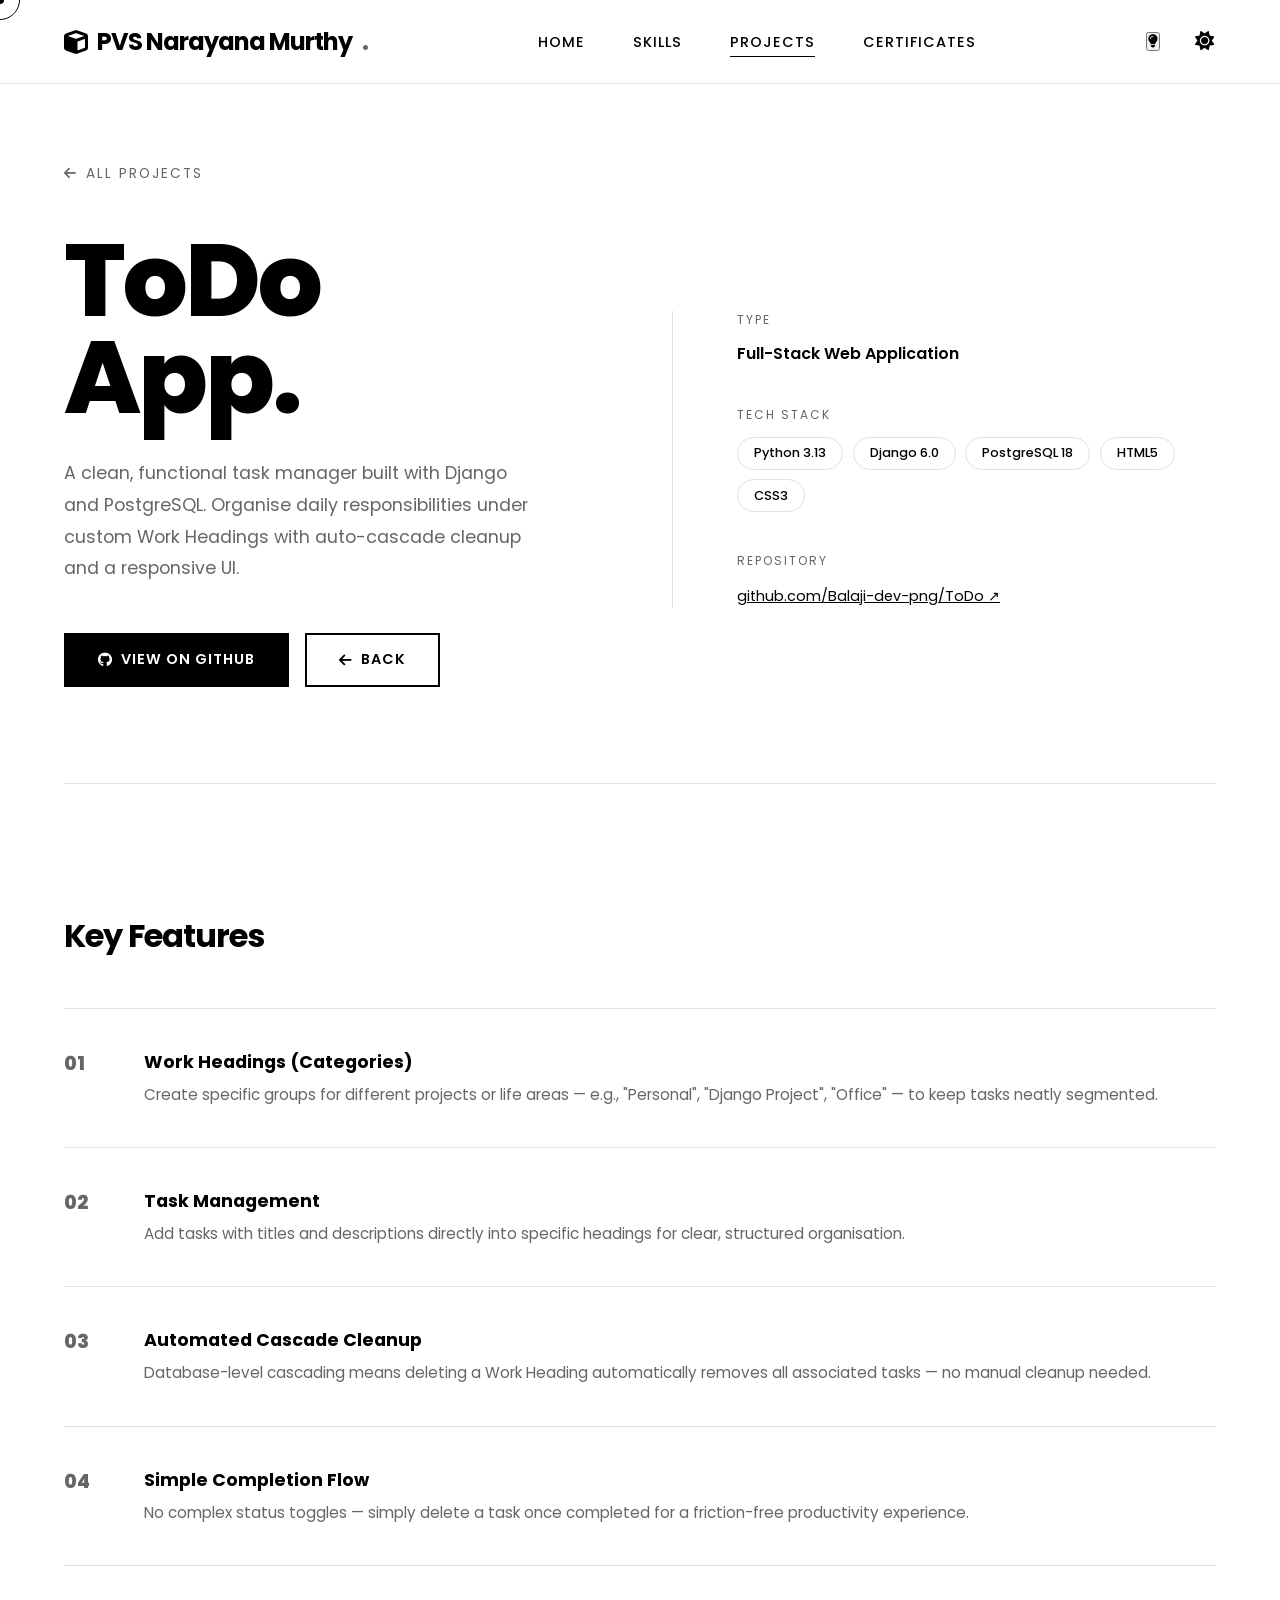
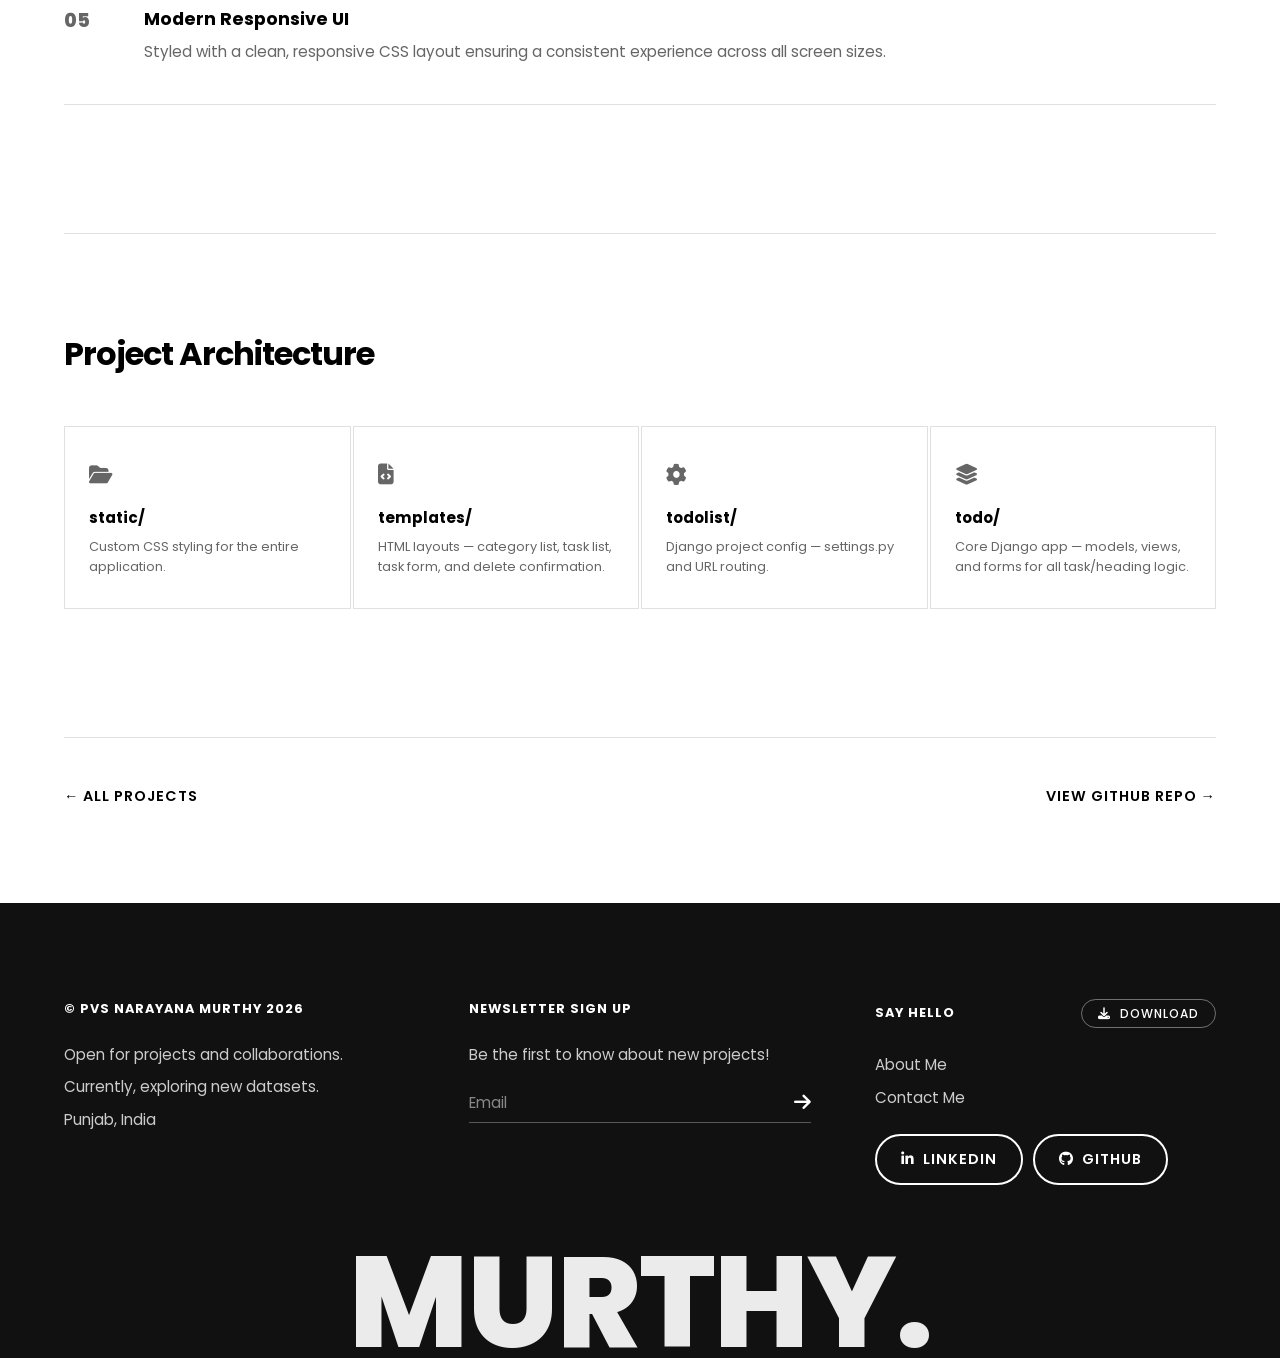
<file: project-todo.html>
<!DOCTYPE html>
<html lang="en" data-theme="dark">
<head>
    <meta charset="UTF-8">
    <meta name="viewport" content="width=device-width, initial-scale=1.0">
    <title>ToDo App | PVS Narayana Murthy</title>
    <link rel="stylesheet" href="../style.css">
    <link rel="icon" type="image/png" href="../images/logo.png">
    <link href="https://fonts.googleapis.com/css2?family=Poppins:wght@300;400;500;600;700;800&display=swap" rel="stylesheet">
    <link rel="stylesheet" href="https://cdnjs.cloudflare.com/ajax/libs/font-awesome/6.4.0/css/all.min.css">
    <style>
        .project-detail-page {
            min-height: 100vh;
            padding: 10rem 5% 6rem;
            max-width: 1400px;
            margin: 0 auto;
        }
        .back-link {
            display: inline-flex;
            align-items: center;
            gap: 8px;
            color: var(--text-muted);
            text-decoration: none;
            font-size: 0.85rem;
            text-transform: uppercase;
            letter-spacing: 2px;
            margin-bottom: 3rem;
            transition: color 0.3s;
            cursor: none;
        }
        .back-link:hover { color: var(--text-color); }

        .project-hero {
            display: grid;
            grid-template-columns: 1fr 1fr;
            gap: 4rem;
            align-items: center;
            margin-bottom: 8rem;
            border-bottom: 1px solid var(--border-color);
            padding-bottom: 6rem;
        }
        .project-hero-left h1 {
            font-size: clamp(3rem, 8vw, 6.5rem);
            font-weight: 800;
            letter-spacing: -3px;
            line-height: 0.95;
            margin-bottom: 2rem;
        }
        .project-hero-left p {
            font-size: 1.1rem;
            line-height: 1.8;
            color: var(--text-muted);
            max-width: 480px;
            margin-bottom: 3rem;
        }
        .project-cta-links { display: flex; gap: 1rem; flex-wrap: wrap; }
        .project-cta-links a {
            display: inline-flex;
            align-items: center;
            gap: 8px;
            padding: 0.9rem 2rem;
            text-decoration: none;
            font-weight: 600;
            font-size: 0.9rem;
            text-transform: uppercase;
            letter-spacing: 1px;
            transition: all 0.3s ease;
            cursor: none;
        }
        .btn-primary-proj { background-color: var(--text-color); color: var(--bg-color); border: 2px solid var(--text-color); }
        .btn-primary-proj:hover { background: transparent; color: var(--text-color); }
        .btn-outline-proj { background: transparent; color: var(--text-color); border: 2px solid var(--text-color); }
        .btn-outline-proj:hover { background-color: var(--text-color); color: var(--bg-color); }

        .project-hero-right {
            display: flex;
            flex-direction: column;
            gap: 2.5rem;
            border-left: 1px solid var(--border-color);
            padding-left: 4rem;
        }
        .meta-label {
            font-size: 0.75rem;
            text-transform: uppercase;
            letter-spacing: 2px;
            color: var(--text-muted);
            margin-bottom: 0.8rem;
        }
        .tech-tags { display: flex; flex-wrap: wrap; gap: 0.6rem; }
        .tech-tag {
            padding: 0.4rem 1rem;
            border: 1px solid var(--border-color);
            font-size: 0.8rem;
            font-weight: 500;
            border-radius: 20px;
        }

        /* Feature rows — simple numbered list style */
        .features-section { margin-bottom: 8rem; }
        .features-section h2 {
            font-size: 2rem;
            font-weight: 700;
            letter-spacing: -1px;
            margin-bottom: 3rem;
        }
        .features-list { border-top: 1px solid var(--border-color); }
        .feature-row {
            display: flex;
            align-items: flex-start;
            gap: 3rem;
            padding: 2.5rem 0;
            border-bottom: 1px solid var(--border-color);
            opacity: 0;
            transform: translateX(-20px);
            transition: opacity 0.5s ease, transform 0.5s ease;
        }
        .feature-row.visible { opacity: 1; transform: translateX(0); }
        .feature-num {
            font-size: 1.2rem;
            font-weight: 800;
            color: var(--text-muted);
            flex-shrink: 0;
            min-width: 2rem;
        }
        .feature-body h3 { font-size: 1.1rem; font-weight: 700; margin-bottom: 0.5rem; }
        .feature-body p { font-size: 0.95rem; color: var(--text-muted); line-height: 1.6; }

        /* Structure visual */
        .structure-section {
            border-top: 1px solid var(--border-color);
            padding-top: 6rem;
            margin-bottom: 8rem;
        }
        .structure-section h2 {
            font-size: 2rem;
            font-weight: 700;
            letter-spacing: -1px;
            margin-bottom: 3rem;
        }
        .structure-grid {
            display: grid;
            grid-template-columns: repeat(4, 1fr);
            gap: 2px;
        }
        .structure-card {
            border: 1px solid var(--border-color);
            padding: 2rem 1.5rem;
            opacity: 0;
            transform: translateY(20px);
            transition: opacity 0.5s ease, transform 0.5s ease, background 0.3s;
        }
        .structure-card.visible { opacity: 1; transform: translateY(0); }
        .structure-card:hover { background: var(--text-color); color: var(--bg-color); }
        .structure-card:hover .s-icon, .structure-card:hover p { color: var(--bg-color); }
        .s-icon { font-size: 1.3rem; color: var(--text-muted); margin-bottom: 1rem; transition: color 0.3s; }
        .structure-card h3 { font-size: 0.95rem; font-weight: 700; margin-bottom: 0.5rem; }
        .structure-card p { font-size: 0.8rem; color: var(--text-muted); line-height: 1.5; transition: color 0.3s; }

        .project-footer-strip {
            border-top: 1px solid var(--border-color);
            padding-top: 3rem;
            display: flex;
            justify-content: space-between;
            align-items: center;
            margin-top: 4rem;
        }
        .project-footer-strip a {
            display: inline-flex;
            align-items: center;
            gap: 8px;
            color: var(--text-color);
            text-decoration: none;
            font-weight: 600;
            text-transform: uppercase;
            letter-spacing: 1px;
            font-size: 0.9rem;
            transition: gap 0.3s;
            cursor: none;
        }
        .project-footer-strip a:hover { gap: 14px; }

        @media (max-width: 900px) {
            .project-hero { grid-template-columns: 1fr; }
            .project-hero-right { border-left: none; padding-left: 0; border-top: 1px solid var(--border-color); padding-top: 3rem; }
            .structure-grid { grid-template-columns: 1fr 1fr; }
        }
    </style>
</head>
<body>
    <div id="page-transition"></div>
    <div id="cursor"></div>
    <div id="cursor-follower"><span id="cursor-text"></span></div>
    <div id="spotlight-overlay"></div>

    <nav class="creative-nav">
        <div class="nav-container">
            <a href="index.html" style="text-decoration:none;color:inherit;cursor:none;"><div class="logo"><i class="fa-solid fa-cube"></i> PVS Narayana Murthy<span>.</span></div></a>
            <div class="nav-center">
                <ul class="nav-links">
                    <li><a href="index.html#home">Home</a></li>
                    <li><a href="skills.html">Skills</a></li>
                    <li><a href="index.html#projects">Projects</a></li>
                    <li><a href="index.html#certifications">Certificates</a></li>
                </ul>
            </div>
            <div class="nav-right">
                <button class="spotlight-toggle inactive" id="spotlight-toggle" aria-label="Toggle Spotlight">
                    <i class="fa-solid fa-lightbulb"></i>
                </button>
                <button class="theme-toggle" id="theme-toggle" aria-label="Toggle Theme">
                    <i class="fa-solid fa-sun light-icon"></i>
                    <i class="fa-solid fa-moon dark-icon"></i>
                </button>
                <div class="hamburger"><div class="line1"></div><div class="line2"></div></div>
            </div>
        </div>
    </nav>

    <main>
        <div class="project-detail-page">
            <a href="index.html#projects" class="back-link"><i class="fa-solid fa-arrow-left"></i> All Projects</a>

            <div class="project-hero">
                <div class="project-hero-left">
                    <h1>ToDo<br>App.</h1>
                    <p>A clean, functional task manager built with Django and PostgreSQL. Organise daily responsibilities under custom Work Headings with auto-cascade cleanup and a responsive UI.</p>
                    <div class="project-cta-links">
                        <a href="https://github.com/Balaji-dev-png/ToDo" target="_blank" class="btn-primary-proj">
                            <i class="fa-brands fa-github"></i> View on GitHub
                        </a>
                        <a href="index.html#projects" class="btn-outline-proj">
                            <i class="fa-solid fa-arrow-left"></i> Back
                        </a>
                    </div>
                </div>
                <div class="project-hero-right">
                    <div>
                        <p class="meta-label">Type</p>
                        <p style="font-weight:600;">Full-Stack Web Application</p>
                    </div>
                    <div>
                        <p class="meta-label">Tech Stack</p>
                        <div class="tech-tags">
                            <span class="tech-tag">Python 3.13</span>
                            <span class="tech-tag">Django 6.0</span>
                            <span class="tech-tag">PostgreSQL 18</span>
                            <span class="tech-tag">HTML5</span>
                            <span class="tech-tag">CSS3</span>
                        </div>
                    </div>
                    <div>
                        <p class="meta-label">Repository</p>
                        <a href="https://github.com/Balaji-dev-png/ToDo" target="_blank" style="color:var(--text-color);font-size:0.9rem;cursor:none;">github.com/Balaji-dev-png/ToDo ↗</a>
                    </div>
                </div>
            </div>

            <!-- Features -->
            <div class="features-section">
                <h2>Key Features</h2>
                <div class="features-list">
                    <div class="feature-row" data-delay="0">
                        <span class="feature-num">01</span>
                        <div class="feature-body">
                            <h3>Work Headings (Categories)</h3>
                            <p>Create specific groups for different projects or life areas — e.g., "Personal", "Django Project", "Office" — to keep tasks neatly segmented.</p>
                        </div>
                    </div>
                    <div class="feature-row" data-delay="100">
                        <span class="feature-num">02</span>
                        <div class="feature-body">
                            <h3>Task Management</h3>
                            <p>Add tasks with titles and descriptions directly into specific headings for clear, structured organisation.</p>
                        </div>
                    </div>
                    <div class="feature-row" data-delay="200">
                        <span class="feature-num">03</span>
                        <div class="feature-body">
                            <h3>Automated Cascade Cleanup</h3>
                            <p>Database-level cascading means deleting a Work Heading automatically removes all associated tasks — no manual cleanup needed.</p>
                        </div>
                    </div>
                    <div class="feature-row" data-delay="300">
                        <span class="feature-num">04</span>
                        <div class="feature-body">
                            <h3>Simple Completion Flow</h3>
                            <p>No complex status toggles — simply delete a task once completed for a friction-free productivity experience.</p>
                        </div>
                    </div>
                    <div class="feature-row" data-delay="400">
                        <span class="feature-num">05</span>
                        <div class="feature-body">
                            <h3>Modern Responsive UI</h3>
                            <p>Styled with a clean, responsive CSS layout ensuring a consistent experience across all screen sizes.</p>
                        </div>
                    </div>
                </div>
            </div>

            <!-- Project Structure -->
            <div class="structure-section">
                <h2>Project Architecture</h2>
                <div class="structure-grid">
                    <div class="structure-card" data-delay="0">
                        <div class="s-icon"><i class="fa-solid fa-folder-open"></i></div>
                        <h3>static/</h3>
                        <p>Custom CSS styling for the entire application.</p>
                    </div>
                    <div class="structure-card" data-delay="100">
                        <div class="s-icon"><i class="fa-solid fa-file-code"></i></div>
                        <h3>templates/</h3>
                        <p>HTML layouts — category list, task list, task form, and delete confirmation.</p>
                    </div>
                    <div class="structure-card" data-delay="200">
                        <div class="s-icon"><i class="fa-solid fa-gear"></i></div>
                        <h3>todolist/</h3>
                        <p>Django project config — settings.py and URL routing.</p>
                    </div>
                    <div class="structure-card" data-delay="300">
                        <div class="s-icon"><i class="fa-solid fa-layer-group"></i></div>
                        <h3>todo/</h3>
                        <p>Core Django app — models, views, and forms for all task/heading logic.</p>
                    </div>
                </div>
            </div>

            <div class="project-footer-strip">
                <a href="index.html#projects">← All Projects</a>
                <a href="https://github.com/Balaji-dev-png/ToDo" target="_blank">View GitHub Repo →</a>
            </div>
        </div>
    </main>

    <footer class="site-footer">
        <div class="footer-top">
            <div class="footer-col">
                <p class="footer-label">&copy; PVS NARAYANA MURTHY 2026</p>
                <p>Open for projects and collaborations.</p>
                <p>Currently, exploring new datasets.</p>
                <p>Punjab, India</p>
            </div>
            <div class="footer-col">
                <p class="footer-label">NEWSLETTER SIGN UP</p>
                <p>Be the first to know about new projects!</p>
                <form class="newsletter-form">
                    <input type="email" placeholder="Email" required>
                    <button type="submit"><i class="fa-solid fa-arrow-right"></i></button>
                </form>
            </div>
            <div class="footer-col">
                <div style="display:flex;align-items:center;justify-content:space-between;gap:1rem;margin-bottom:1.5rem;">
                    <p class="footer-label" style="margin-bottom:0 !important;">SAY HELLO</p>
                    <a href="../pdf/resume.pdf" class="btn resume-btn-inline" download target="_blank"><i class="fa-solid fa-download" style="margin-right:5px;"></i> Download</a>
                </div>
                <ul class="footer-links-list">
                    <li><a href="skills.html">About Me</a></li>
                    <li><a href="mailto:shaty768@gmail.com">Contact Me</a></li>
                </ul>
                <div class="social-buttons" style="margin-top:1.5rem;display:flex;gap:10px;">
                    <a href="http://www.linkedin.com/in/pvsn-murthy-dev" class="btn btn-social" target="_blank"><i class="fa-brands fa-linkedin-in"></i> LinkedIn</a>
                    <a href="https://github.com/Balaji-dev-png" class="btn btn-social" target="_blank"><i class="fa-brands fa-github"></i> GitHub</a>
                </div>
            </div>
        </div>
        <div class="footer-huge-text">
            <h2 style="font-size:clamp(3rem,10vw,12rem);">MURTHY.</h2>
        </div>
    </footer>

    <script src="../script.js"></script>
    <script>
        const rows = document.querySelectorAll('.feature-row, .structure-card');
        const ro = new IntersectionObserver((entries) => {
            entries.forEach(entry => {
                if (entry.isIntersecting) {
                    const delay = entry.target.getAttribute('data-delay') || 0;
                    setTimeout(() => entry.target.classList.add('visible'), parseInt(delay));
                    ro.unobserve(entry.target);
                }
            });
        }, { threshold: 0.1 });
        rows.forEach(r => ro.observe(r));
    </script>
</body>
</html>
</file>
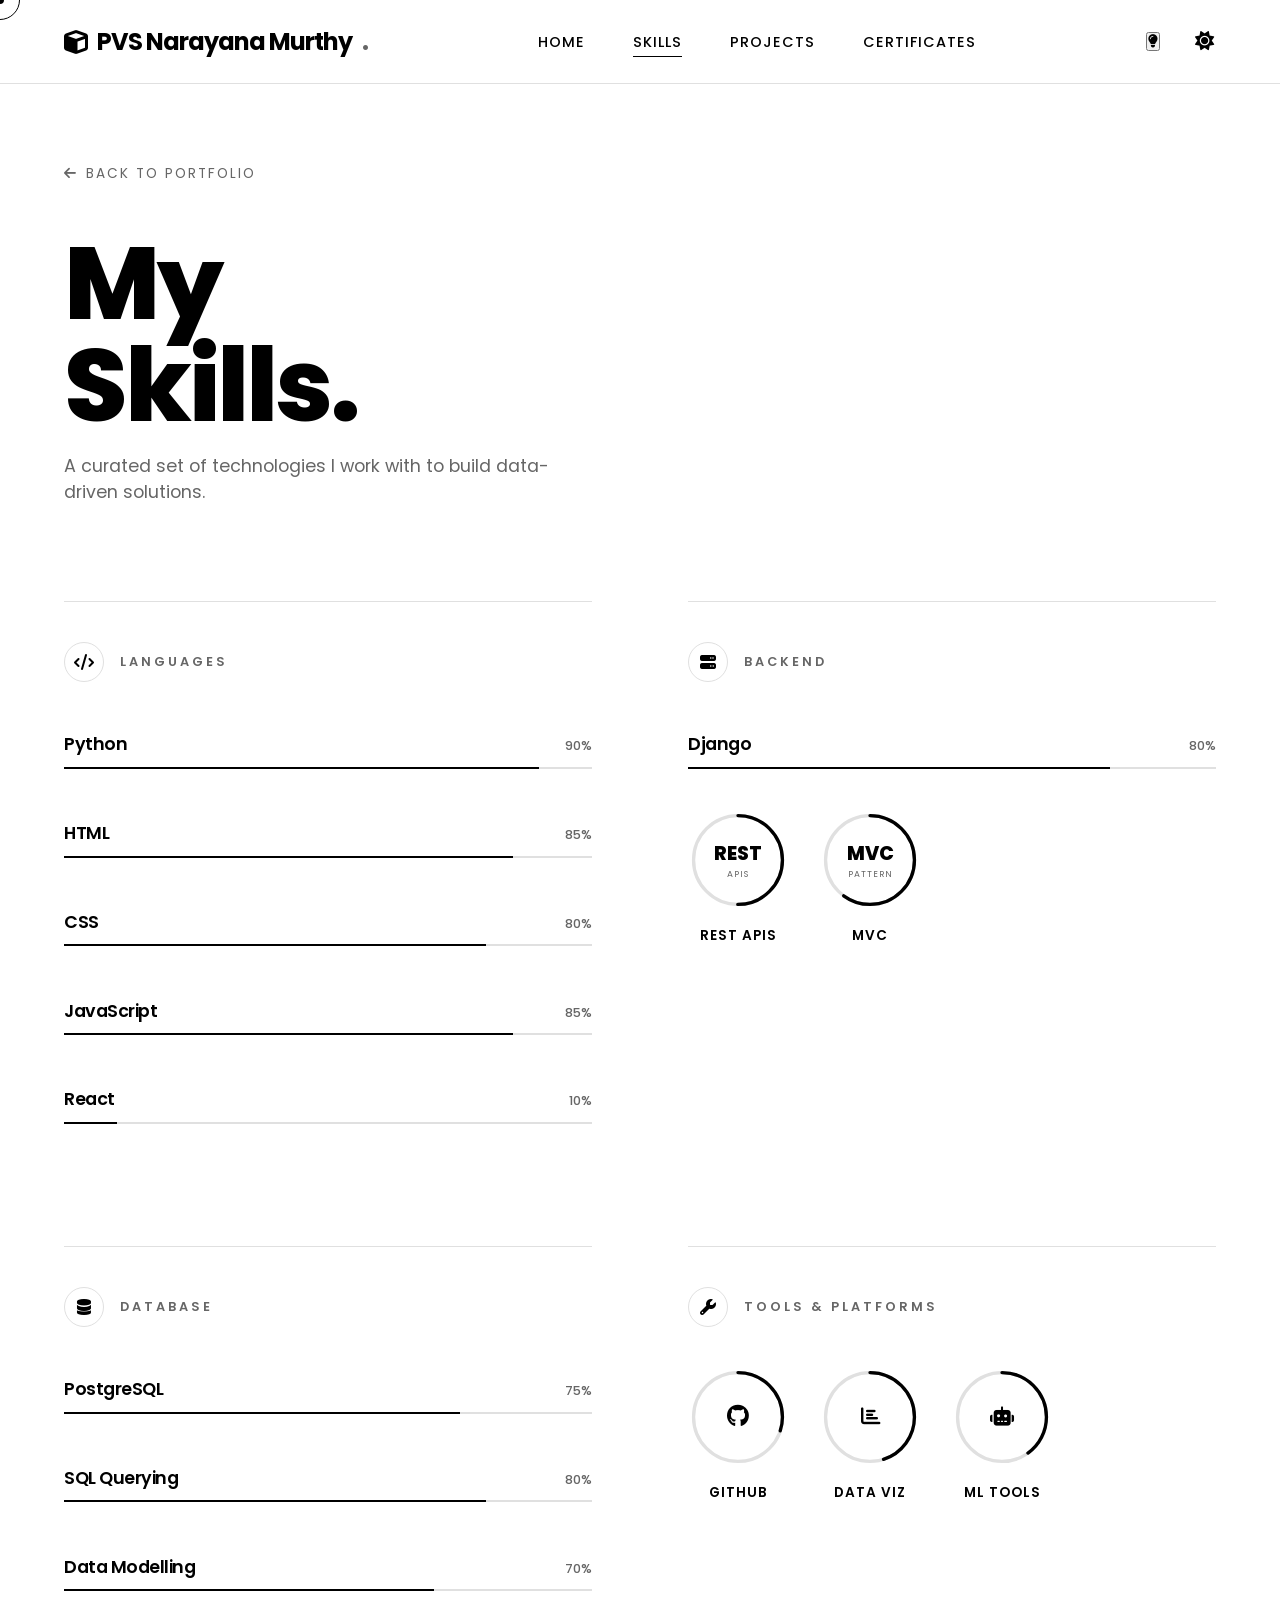
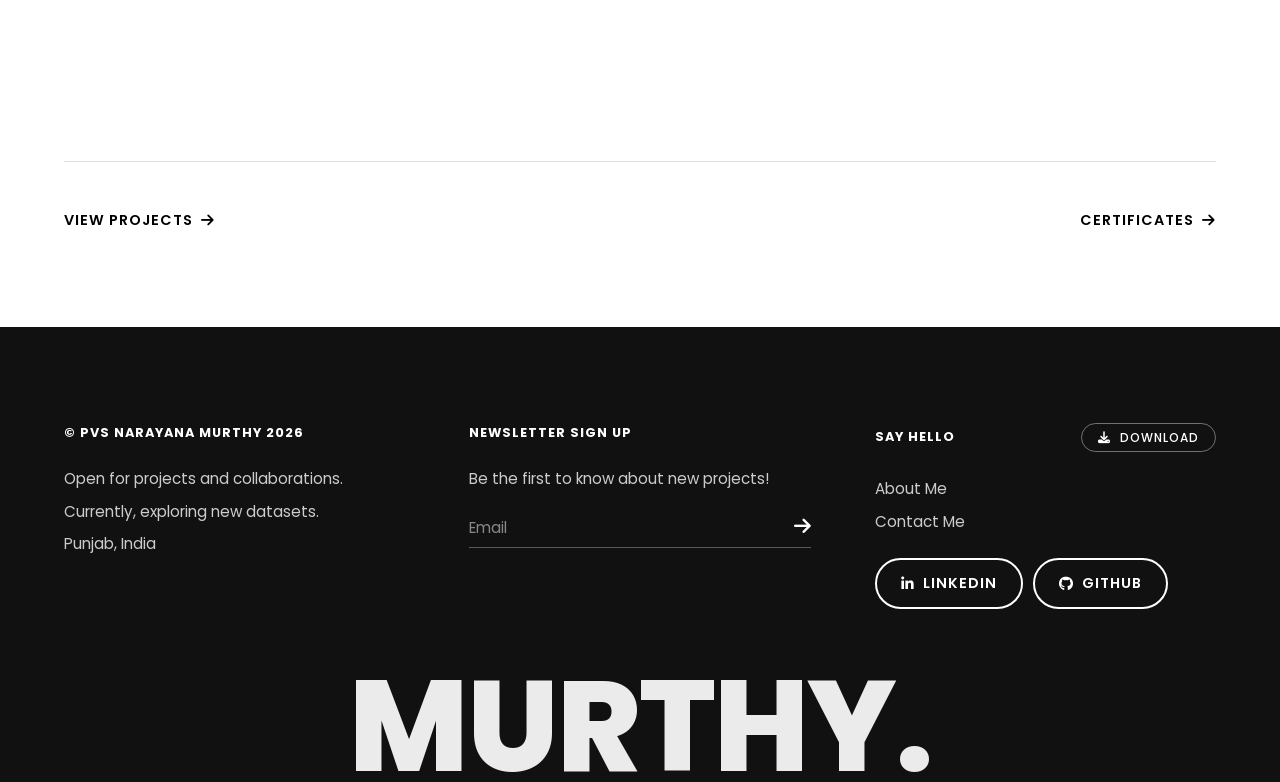
<file: skills.html>
<!DOCTYPE html>
<html lang="en" data-theme="dark">
<head>
    <meta charset="UTF-8">
    <meta name="viewport" content="width=device-width, initial-scale=1.0">
    <title>Skills | PVS Narayana Murthy</title>
    <link rel="stylesheet" href="../style.css">
    <link rel="icon" type="image/png" href="../images/logo.png">
    <link href="https://fonts.googleapis.com/css2?family=Poppins:wght@300;400;500;600;700;800&display=swap" rel="stylesheet">
    <link rel="stylesheet" href="https://cdnjs.cloudflare.com/ajax/libs/font-awesome/6.4.0/css/all.min.css">
    <style>
        /* Skills Page Specific Styles */
        .skills-page {
            min-height: 100vh;
            padding: 10rem 5% 6rem;
            max-width: 1400px;
            margin: 0 auto;
        }

        .skills-hero {
            margin-bottom: 6rem;
        }

        .skills-hero .back-link {
            display: inline-flex;
            align-items: center;
            gap: 8px;
            color: var(--text-muted);
            text-decoration: none;
            font-size: 0.85rem;
            text-transform: uppercase;
            letter-spacing: 2px;
            margin-bottom: 3rem;
            transition: color 0.3s;
        }
        .skills-hero .back-link:hover { color: var(--text-color); }

        .skills-hero h1 {
            font-size: clamp(3rem, 8vw, 7rem);
            font-weight: 800;
            letter-spacing: -3px;
            line-height: 1;
            margin-bottom: 1rem;
        }

        .skills-hero p {
            color: var(--text-muted);
            font-size: 1.1rem;
            max-width: 500px;
        }

        /* Category Grid */
        .skills-grid {
            display: grid;
            grid-template-columns: repeat(2, 1fr);
            gap: 5rem 6rem;
        }

        .skill-category {
            border-top: 1px solid var(--border-color);
            padding-top: 2.5rem;
            opacity: 0;
            transform: translateY(40px);
            transition: opacity 0.7s ease, transform 0.7s ease, border-color 0.3s;
        }
        .skill-category.visible {
            opacity: 1;
            transform: translateY(0);
        }
        .skill-category.visible:hover {
            border-color: var(--text-color);
        }

        .category-header {
            display: flex;
            align-items: center;
            gap: 1rem;
            margin-bottom: 2.5rem;
        }

        .category-icon {
            width: 40px;
            height: 40px;
            border: 1px solid var(--border-color);
            display: flex;
            align-items: center;
            justify-content: center;
            font-size: 1rem;
            border-radius: 50%;
            transition: background 0.3s, border-color 0.3s, transform 0.3s;
        }
        .skill-category:hover .category-icon {
            background: var(--text-color);
            color: var(--bg-color);
            border-color: var(--text-color);
            transform: rotate(15deg) scale(1.15);
        }

        .category-title {
            font-size: 0.8rem;
            text-transform: uppercase;
            letter-spacing: 3px;
            color: var(--text-muted);
            font-weight: 600;
        }

        /* Skill Bars */
        .skill-item {
            margin-bottom: 2rem;
            padding: 0.6rem 0;
            transition: padding-left 0.3s;
        }
        .skill-item:hover {
            padding-left: 0.5rem;
        }

        .skill-top {
            display: flex;
            justify-content: space-between;
            align-items: baseline;
            margin-bottom: 0.6rem;
        }

        .skill-name {
            font-size: 1.1rem;
            font-weight: 600;
            letter-spacing: -0.5px;
            transition: letter-spacing 0.3s;
        }
        .skill-item:hover .skill-name {
            letter-spacing: 1px;
        }

        .skill-pct {
            font-size: 0.8rem;
            color: var(--text-muted);
            font-weight: 500;
        }

        .skill-bar-track {
            width: 100%;
            height: 2px;
            background-color: var(--border-color);
            position: relative;
            overflow: hidden;
            transition: height 0.3s;
        }
        .skill-item:hover .skill-bar-track {
            height: 4px;
        }

        .skill-bar-fill {
            height: 100%;
            width: 0%;
            background-color: var(--text-color);
            transition: width 1.2s cubic-bezier(0.165, 0.84, 0.44, 1);
            position: relative;
        }

        .skill-bar-fill::after {
            content: '';
            position: absolute;
            right: 0;
            top: -3px;
            width: 8px;
            height: 8px;
            border-radius: 50%;
            background-color: var(--text-color);
        }

        /* Circular Radial skill cards for standalone skills */
        .skill-circles {
            display: flex;
            flex-wrap: wrap;
            gap: 2rem;
        }

        .skill-circle-item {
            display: flex;
            flex-direction: column;
            align-items: center;
            gap: 1rem;
            transition: transform 0.35s cubic-bezier(0.34,1.56,0.64,1);
        }
        .skill-circle-item:hover {
            transform: translateY(-8px) scale(1.06);
        }
        .skill-circle-item:hover .skill-radial .fill {
            stroke-width: 5;
            filter: drop-shadow(0 0 6px rgba(255,255,255,0.5));
        }
        .skill-circle-item:hover .skill-circle-name {
            letter-spacing: 2px;
        }

        .skill-radial {
            position: relative;
            width: 100px;
            height: 100px;
        }

        .skill-radial svg {
            transform: rotate(-90deg);
        }

        .skill-radial .track {
            fill: none;
            stroke: var(--border-color);
            stroke-width: 3;
        }

        .skill-radial .fill {
            fill: none;
            stroke: var(--text-color);
            stroke-width: 3;
            stroke-linecap: round;
            stroke-dasharray: 251;
            stroke-dashoffset: 251;
            transition: stroke-dashoffset 1.4s cubic-bezier(0.165, 0.84, 0.44, 1);
        }

        .skill-radial .label {
            position: absolute;
            inset: 0;
            display: flex;
            flex-direction: column;
            align-items: center;
            justify-content: center;
            font-size: 1.2rem;
            font-weight: 800;
        }

        .skill-radial .label span {
            font-size: 0.55rem;
            color: var(--text-muted);
            font-weight: 400;
            text-transform: uppercase;
            letter-spacing: 1px;
        }

        .skill-circle-name {
            font-size: 0.85rem;
            font-weight: 600;
            text-transform: uppercase;
            letter-spacing: 1px;
            text-align: center;
        }

        /* Footer strip */
        .skills-footer-strip {
            margin-top: 8rem;
            border-top: 1px solid var(--border-color);
            padding-top: 3rem;
            display: flex;
            justify-content: space-between;
            align-items: center;
        }

        .skills-footer-strip a {
            display: inline-flex;
            align-items: center;
            gap: 8px;
            color: var(--text-color);
            text-decoration: none;
            font-weight: 600;
            text-transform: uppercase;
            letter-spacing: 1px;
            font-size: 0.9rem;
            transition: gap 0.3s;
        }

        .skills-footer-strip a:hover { gap: 14px; }

        @media (max-width: 900px) {
            .skills-grid { grid-template-columns: 1fr; gap: 4rem; }
        }
    </style>
</head>
<body>
    <div id="page-transition"></div>
    <div id="cursor"></div>
    <div id="cursor-follower"><span id="cursor-text"></span></div>
    <div id="spotlight-overlay"></div>

    <nav class="creative-nav">
        <div class="nav-container">
            <a href="index.html" style="text-decoration:none;color:inherit;cursor:none;">
            <div class="logo">
                <i class="fa-solid fa-cube"></i> PVS Narayana Murthy<span>.</span>
            </div>
            </a>
            <div class="nav-center">
                <ul class="nav-links">
                    <li><a href="index.html#home">Home</a></li>
                    <li><a href="skills.html" class="active-link">Skills</a></li>
                    <li><a href="index.html#projects">Projects</a></li>
                    <li><a href="index.html#certifications">Certificates</a></li>
                </ul>
            </div>
            <div class="nav-right">
                <button class="spotlight-toggle inactive" id="spotlight-toggle" aria-label="Toggle Spotlight">
                    <i class="fa-solid fa-lightbulb"></i>
                </button>
                <button class="theme-toggle" id="theme-toggle" aria-label="Toggle Theme">
                    <i class="fa-solid fa-sun light-icon"></i>
                    <i class="fa-solid fa-moon dark-icon"></i>
                </button>
                <div class="hamburger">
                    <div class="line1"></div>
                    <div class="line2"></div>
                </div>
            </div>
        </div>
    </nav>

    <main>
        <div class="skills-page">
            <div class="skills-hero">
                <a href="index.html" class="back-link"><i class="fa-solid fa-arrow-left"></i> Back to Portfolio</a>
                <h1>My<br>Skills.</h1>
                <p>A curated set of technologies I work with to build data-driven solutions.</p>
            </div>

            <div class="skills-grid">

                <!-- Languages -->
                <div class="skill-category" data-delay="0">
                    <div class="category-header">
                        <div class="category-icon"><i class="fa-solid fa-code"></i></div>
                        <p class="category-title">Languages</p>
                    </div>
                    <div class="skill-item">
                        <div class="skill-top">
                            <span class="skill-name">Python</span>
                            <span class="skill-pct">90%</span>
                        </div>
                        <div class="skill-bar-track">
                            <div class="skill-bar-fill" data-width="90"></div>
                        </div>
                    </div>
                    <div class="skill-item">
                        <div class="skill-top">
                            <span class="skill-name">HTML</span>
                            <span class="skill-pct">85%</span>
                        </div>
                        <div class="skill-bar-track">
                            <div class="skill-bar-fill" data-width="85"></div>
                        </div>
                    </div>
                    <div class="skill-item">
                        <div class="skill-top">
                            <span class="skill-name">CSS</span>
                            <span class="skill-pct">80%</span>
                        </div>
                        <div class="skill-bar-track">
                            <div class="skill-bar-fill" data-width="80"></div>
                        </div>
                    </div>
                    <div class="skill-item">
                        <div class="skill-top">
                            <span class="skill-name">JavaScript</span>
                            <span class="skill-pct">85%</span>
                        </div>
                        <div class="skill-bar-track">
                            <div class="skill-bar-fill" data-width="85"></div>
                        </div>
                    </div>
                    <div class="skill-item">
                        <div class="skill-top">
                            <span class="skill-name">React</span>
                            <span class="skill-pct">10%</span>
                        </div>
                        <div class="skill-bar-track">
                            <div class="skill-bar-fill" data-width="10"></div>
                        </div>
                    </div>
                </div>

                <!-- Backend -->
                <div class="skill-category" data-delay="100">
                    <div class="category-header">
                        <div class="category-icon"><i class="fa-solid fa-server"></i></div>
                        <p class="category-title">Backend</p>
                    </div>
                    <div class="skill-item">
                        <div class="skill-top">
                            <span class="skill-name">Django</span>
                            <span class="skill-pct">80%</span>
                        </div>
                        <div class="skill-bar-track">
                            <div class="skill-bar-fill" data-width="80"></div>
                        </div>
                    </div>
                    <div class="skill-circles" style="margin-top: 1rem;">
                        <div class="skill-circle-item">
                            <div class="skill-radial">
                                <svg viewBox="0 0 90 90" width="100" height="100">
                                    <circle class="track" cx="45" cy="45" r="40"/>
                                    <circle class="fill" cx="45" cy="45" r="40" data-offset="50"/>
                                </svg>
                                <div class="label">REST<span>APIs</span></div>
                            </div>
                            <p class="skill-circle-name">REST APIs</p>
                        </div>
                        <div class="skill-circle-item">
                            <div class="skill-radial">
                                <svg viewBox="0 0 90 90" width="100" height="100">
                                    <circle class="track" cx="45" cy="45" r="40"/>
                                    <circle class="fill" cx="45" cy="45" r="40" data-offset="60"/>
                                </svg>
                                <div class="label">MVC<span>Pattern</span></div>
                            </div>
                            <p class="skill-circle-name">MVC</p>
                        </div>
                    </div>
                </div>

                <!-- Database -->
                <div class="skill-category" data-delay="200">
                    <div class="category-header">
                        <div class="category-icon"><i class="fa-solid fa-database"></i></div>
                        <p class="category-title">Database</p>
                    </div>
                    <div class="skill-item">
                        <div class="skill-top">
                            <span class="skill-name">PostgreSQL</span>
                            <span class="skill-pct">75%</span>
                        </div>
                        <div class="skill-bar-track">
                            <div class="skill-bar-fill" data-width="75"></div>
                        </div>
                    </div>
                    <div class="skill-item">
                        <div class="skill-top">
                            <span class="skill-name">SQL Querying</span>
                            <span class="skill-pct">80%</span>
                        </div>
                        <div class="skill-bar-track">
                            <div class="skill-bar-fill" data-width="80"></div>
                        </div>
                    </div>
                    <div class="skill-item">
                        <div class="skill-top">
                            <span class="skill-name">Data Modelling</span>
                            <span class="skill-pct">70%</span>
                        </div>
                        <div class="skill-bar-track">
                            <div class="skill-bar-fill" data-width="70"></div>
                        </div>
                    </div>
                </div>

                <!-- Tools & Platforms -->
                <div class="skill-category" data-delay="300">
                    <div class="category-header">
                        <div class="category-icon"><i class="fa-solid fa-wrench"></i></div>
                        <p class="category-title">Tools &amp; Platforms</p>
                    </div>
                    <div class="skill-circles">
                        <div class="skill-circle-item">
                            <div class="skill-radial">
                                <svg viewBox="0 0 90 90" width="100" height="100">
                                    <circle class="track" cx="45" cy="45" r="40"/>
                                    <circle class="fill" cx="45" cy="45" r="40" data-offset="30"/>
                                </svg>
                                <div class="label"><i class="fa-brands fa-github" style="font-size:1.4rem"></i></div>
                            </div>
                            <p class="skill-circle-name">GitHub</p>
                        </div>
                        <div class="skill-circle-item">
                            <div class="skill-radial">
                                <svg viewBox="0 0 90 90" width="100" height="100">
                                    <circle class="track" cx="45" cy="45" r="40"/>
                                    <circle class="fill" cx="45" cy="45" r="40" data-offset="45"/>
                                </svg>
                                <div class="label"><i class="fa-solid fa-chart-bar" style="font-size:1.2rem"></i></div>
                            </div>
                            <p class="skill-circle-name">Data Viz</p>
                        </div>
                        <div class="skill-circle-item">
                            <div class="skill-radial">
                                <svg viewBox="0 0 90 90" width="100" height="100">
                                    <circle class="track" cx="45" cy="45" r="40"/>
                                    <circle class="fill" cx="45" cy="45" r="40" data-offset="40"/>
                                </svg>
                                <div class="label"><i class="fa-solid fa-robot" style="font-size:1.2rem"></i></div>
                            </div>
                            <p class="skill-circle-name">ML Tools</p>
                        </div>
                    </div>
                </div>

            </div><!-- end skills-grid -->

            <div class="skills-footer-strip">
                <a href="index.html#projects">View Projects <i class="fa-solid fa-arrow-right"></i></a>
                <a href="index.html#certifications">Certificates <i class="fa-solid fa-arrow-right"></i></a>
            </div>
        </div>
    </main>

    <footer class="site-footer">
        <div class="footer-top">
            <div class="footer-col">
                <p class="footer-label">&copy; PVS NARAYANA MURTHY 2026</p>
                <p>Open for projects and collaborations.</p>
                <p>Currently, exploring new datasets.</p>
                <p>Punjab, India</p>
            </div>
            <div class="footer-col">
                <p class="footer-label">NEWSLETTER SIGN UP</p>
                <p>Be the first to know about new projects!</p>
                <form class="newsletter-form">
                    <input type="email" placeholder="Email" required>
                    <button type="submit"><i class="fa-solid fa-arrow-right"></i></button>
                </form>
            </div>
            <div class="footer-col" id="contact">
                <div style="display: flex; align-items: center; justify-content: space-between; gap: 1rem; margin-bottom: 1.5rem;">
                    <p class="footer-label" style="margin-bottom: 0 !important;">SAY HELLO</p>
                    <a href="../pdf/resume.pdf" class="btn resume-btn-inline" download target="_blank"><i class="fa-solid fa-download" style="margin-right: 5px;"></i> Download</a>
                </div>
                <ul class="footer-links-list">
                    <li><a href="#skills">About Me</a></li>
                    <li><a href="mailto:shaty768@gmail.com">Contact Me</a></li>
                </ul>
                <div class="social-buttons" style="margin-top: 1.5rem; display: flex; gap: 10px;">
                    <a href="http://www.linkedin.com/in/pvsn-murthy-dev" class="btn btn-social" target="_blank"><i class="fa-brands fa-linkedin-in"></i> LinkedIn</a>
                    <a href="https://github.com/Balaji-dev-png" class="btn btn-social" target="_blank"><i class="fa-brands fa-github"></i> GitHub</a>
                </div>
            </div>
        </div>
        <div class="footer-huge-text">
            <h2 style="font-size: clamp(3rem, 10vw, 12rem);">MURTHY.</h2>
        </div>
    </footer>

    <script src="../script.js"></script>
    <script>
        // Intersection Observer for skill category entrance
        const categories = document.querySelectorAll('.skill-category');
        const catObserver = new IntersectionObserver((entries) => {
            entries.forEach((entry, i) => {
                if (entry.isIntersecting) {
                    const delay = entry.target.getAttribute('data-delay') || 0;
                    setTimeout(() => {
                        entry.target.classList.add('visible');
                        // Animate skill bars inside
                        entry.target.querySelectorAll('.skill-bar-fill').forEach(bar => {
                            bar.style.width = bar.getAttribute('data-width') + '%';
                        });
                        // Animate circular radials
                        entry.target.querySelectorAll('.skill-radial .fill').forEach(circle => {
                            const circumference = 2 * Math.PI * 40; // r=40
                            const pct = parseInt(circle.getAttribute('data-offset')) / 100;
                            const offset = circumference - (pct * circumference);
                            circle.style.strokeDasharray = circumference;
                            circle.style.strokeDashoffset = offset;
                        });
                    }, parseInt(delay));
                    catObserver.unobserve(entry.target);
                }
            });
        }, { threshold: 0.15 });

        categories.forEach(cat => catObserver.observe(cat));
    </script>
</body>
</html>
</file>
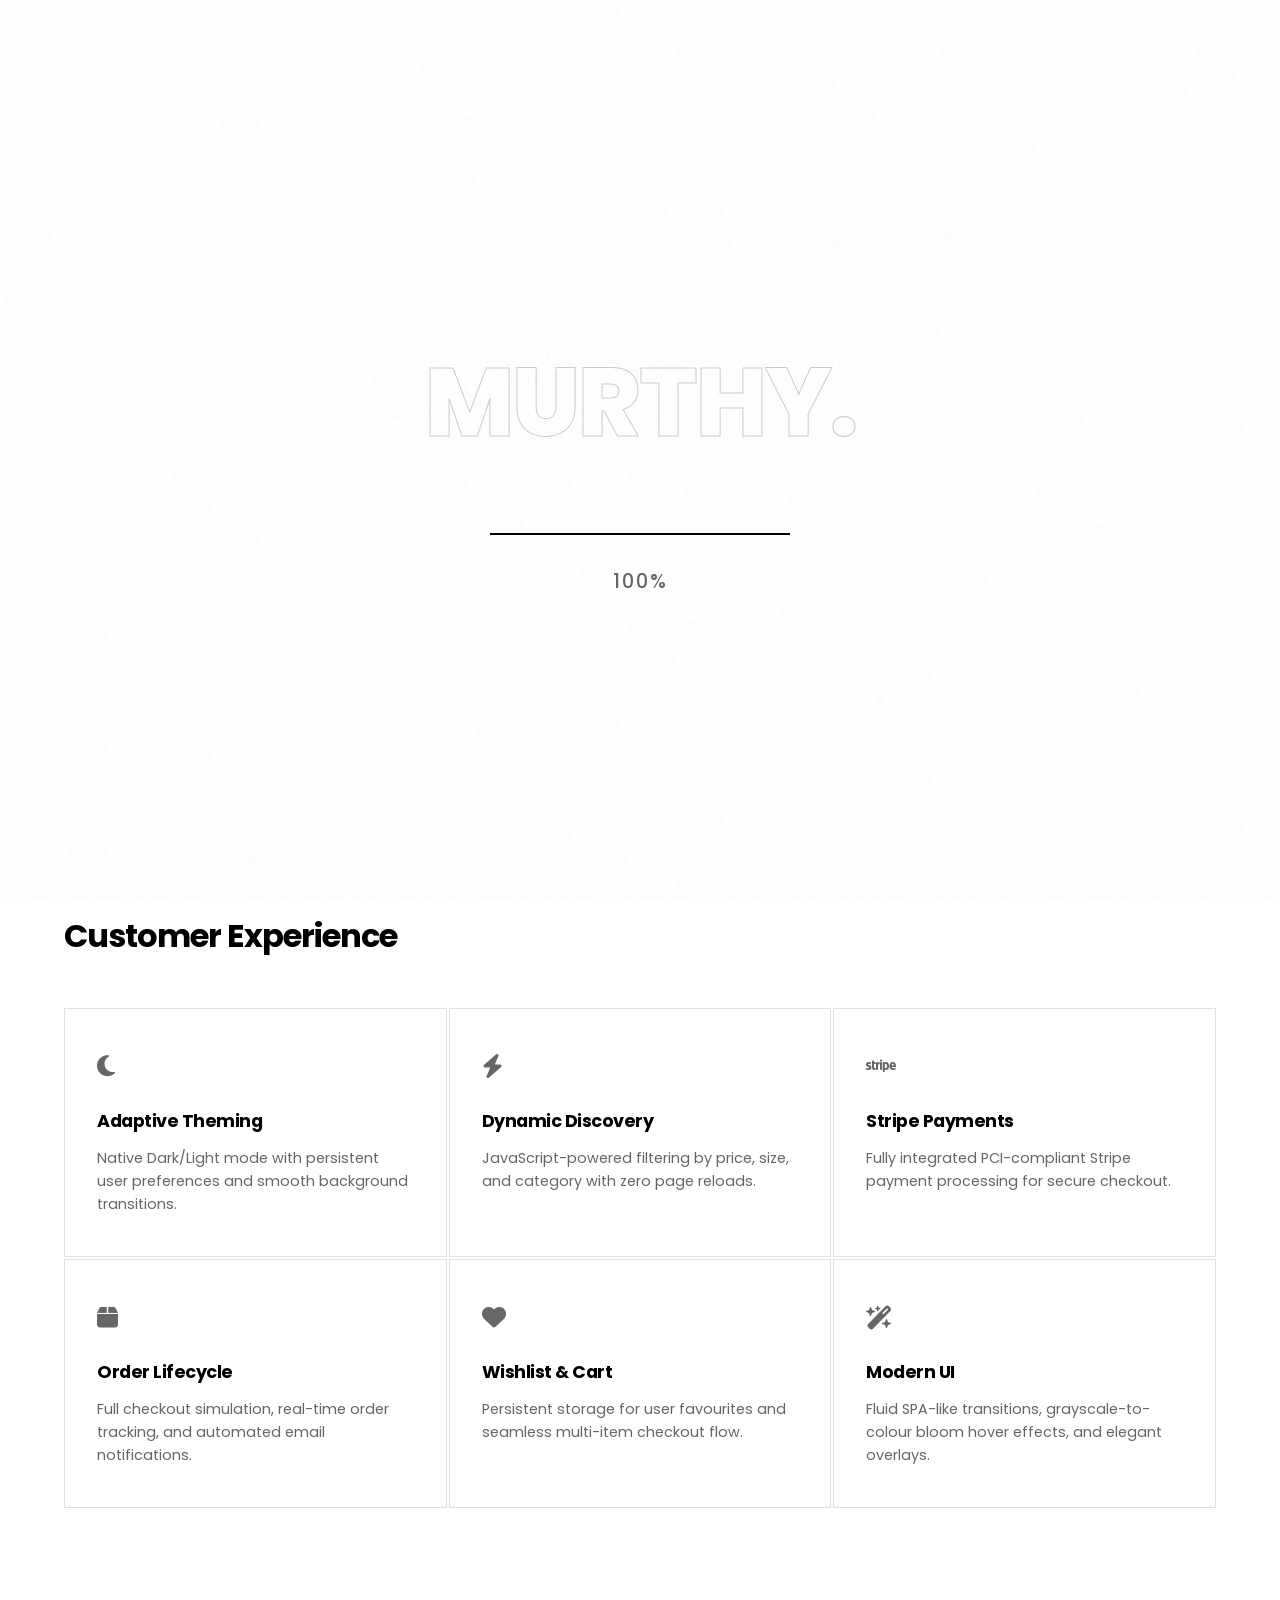
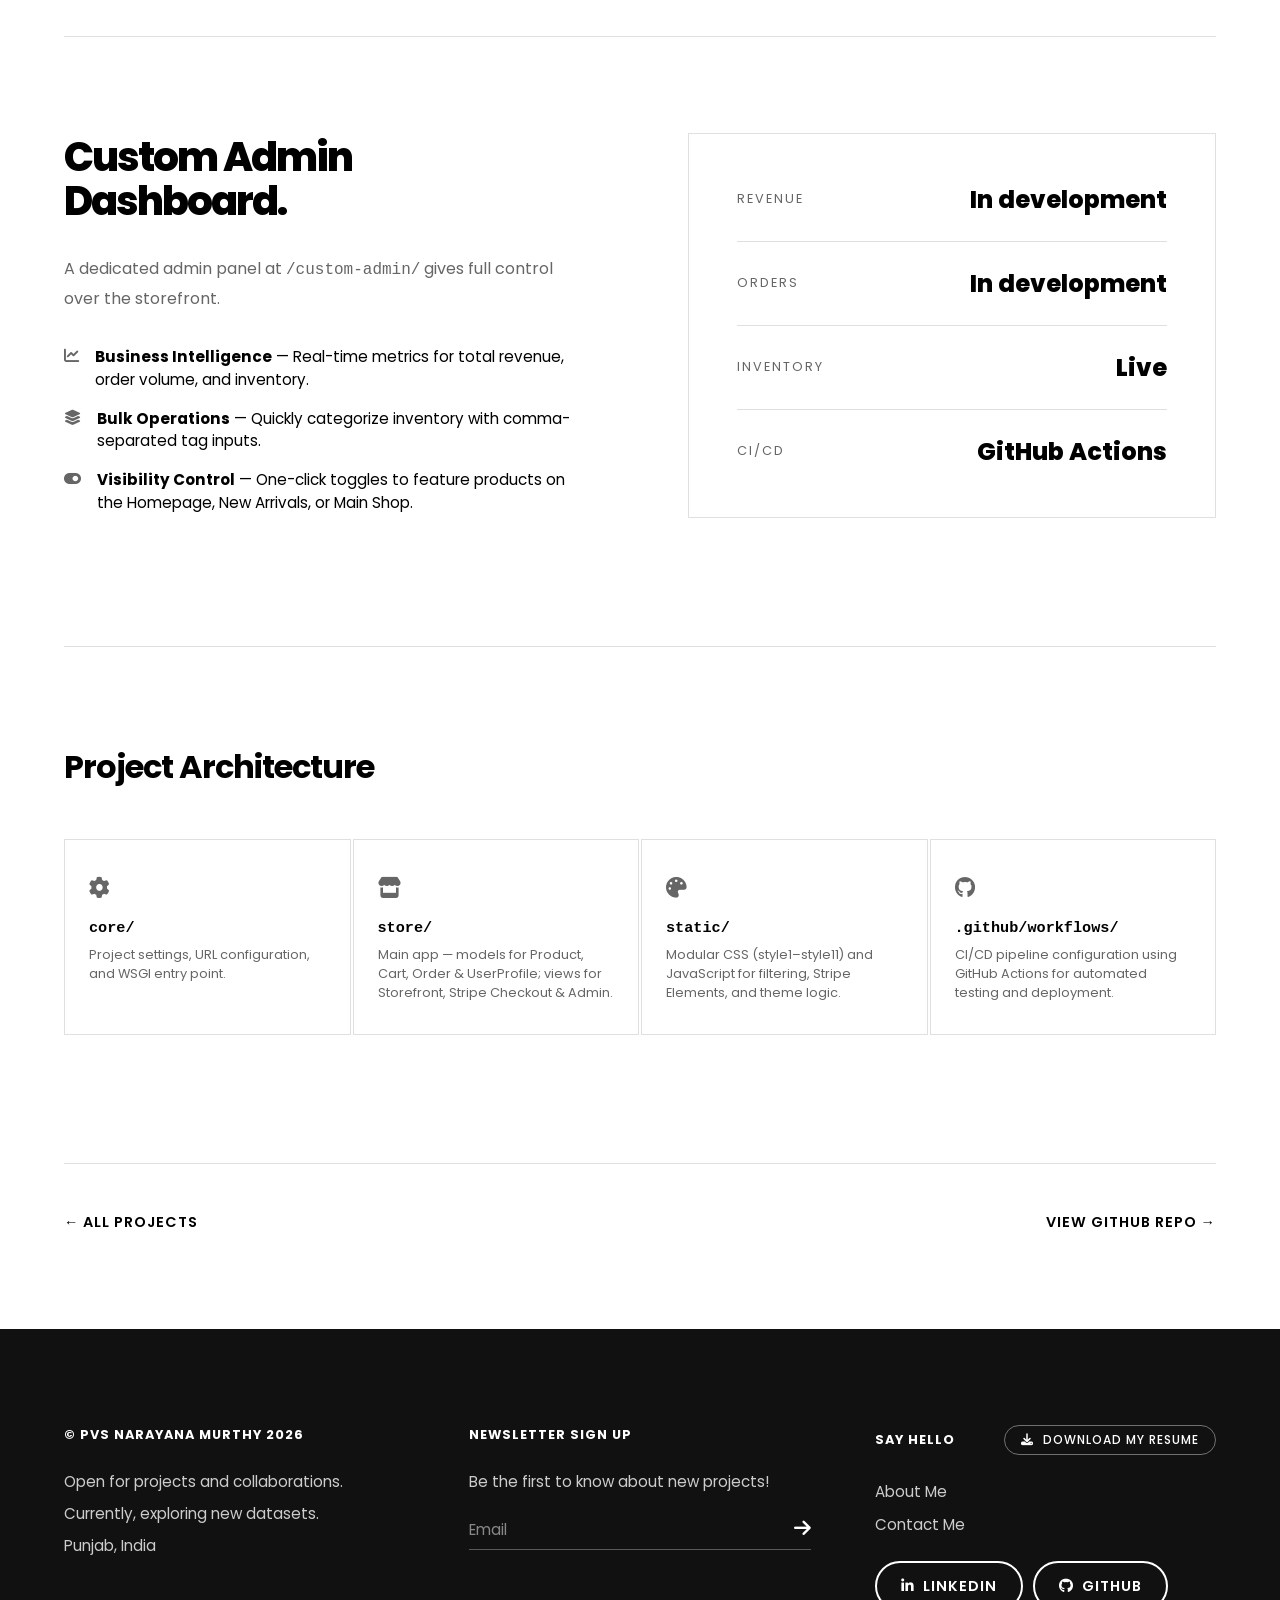
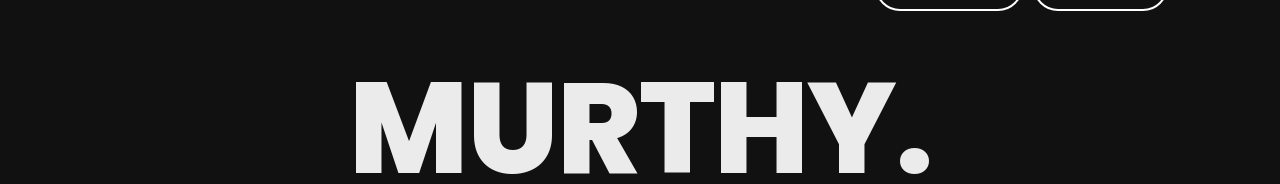
<file: htmlfiles/project-stylehub.html>
<!DOCTYPE html>
<html lang="en" data-theme="dark">
<head>
    <meta charset="UTF-8">
    <meta name="viewport" content="width=device-width, initial-scale=1.0">
    <title>StyleHub | PVS Narayana Murthy</title>
    <link rel="stylesheet" href="../style.css">
    <link rel="icon" type="image/png" href="../images/logo.png">
    <link href="https://fonts.googleapis.com/css2?family=Poppins:wght@300;400;500;600;700;800&display=swap" rel="stylesheet">
    <link rel="stylesheet" href="https://cdnjs.cloudflare.com/ajax/libs/font-awesome/6.4.0/css/all.min.css">
    <style>
        .project-detail-page {
            min-height: 100vh;
            padding: 10rem 5% 6rem;
            max-width: 1400px;
            margin: 0 auto;
        }

        .back-link {
            display: inline-flex;
            align-items: center;
            gap: 8px;
            color: var(--text-muted);
            text-decoration: none;
            font-size: 0.85rem;
            text-transform: uppercase;
            letter-spacing: 2px;
            margin-bottom: 3rem;
            transition: color 0.3s;
            cursor: none;
        }
        .back-link:hover { color: var(--text-color); }

        /* Hero */
        .project-hero {
            display: grid;
            grid-template-columns: 1fr 1fr;
            gap: 4rem;
            align-items: center;
            margin-bottom: 8rem;
            border-bottom: 1px solid var(--border-color);
            padding-bottom: 6rem;
        }

        .project-hero-left h1 {
            font-size: clamp(3rem, 8vw, 6.5rem);
            font-weight: 800;
            letter-spacing: -3px;
            line-height: 0.95;
            margin-bottom: 2rem;
        }

        .project-hero-left p {
            font-size: 1.1rem;
            line-height: 1.8;
            color: var(--text-muted);
            max-width: 480px;
            margin-bottom: 3rem;
        }

        .project-cta-links {
            display: flex;
            gap: 1rem;
            flex-wrap: wrap;
        }

        .project-cta-links a {
            display: inline-flex;
            align-items: center;
            gap: 8px;
            padding: 0.9rem 2rem;
            text-decoration: none;
            font-weight: 600;
            font-size: 0.9rem;
            text-transform: uppercase;
            letter-spacing: 1px;
            transition: all 0.3s ease;
            cursor: none;
        }

        .btn-primary-proj {
            background-color: var(--text-color);
            color: var(--bg-color);
            border: 2px solid var(--text-color);
        }
        .btn-primary-proj:hover {
            background: transparent;
            color: var(--text-color);
        }

        .btn-outline-proj {
            background: transparent;
            color: var(--text-color);
            border: 2px solid var(--text-color);
        }
        .btn-outline-proj:hover {
            background-color: var(--text-color);
            color: var(--bg-color);
        }

        /* Tech pill tags on the right */
        .project-hero-right {
            display: flex;
            flex-direction: column;
            gap: 2.5rem;
            border-left: 1px solid var(--border-color);
            padding-left: 4rem;
        }

        .project-meta-item p.meta-label {
            font-size: 0.75rem;
            text-transform: uppercase;
            letter-spacing: 2px;
            color: var(--text-muted);
            margin-bottom: 0.8rem;
        }

        .tech-tags {
            display: flex;
            flex-wrap: wrap;
            gap: 0.6rem;
        }

        .tech-tag {
            padding: 0.4rem 1rem;
            border: 1px solid var(--border-color);
            font-size: 0.8rem;
            font-weight: 500;
            border-radius: 20px;
            color: var(--text-color);
            letter-spacing: 0.5px;
        }

        /* Features */
        .features-section {
            margin-bottom: 8rem;
        }

        .features-section h2 {
            font-size: 2rem;
            font-weight: 700;
            letter-spacing: -1px;
            margin-bottom: 3rem;
        }

        .features-grid {
            display: grid;
            grid-template-columns: repeat(3, 1fr);
            gap: 2px;
        }

        .feature-card {
            border: 1px solid var(--border-color);
            padding: 2.5rem 2rem;
            transition: background 0.3s;
            opacity: 0;
            transform: translateY(30px);
            transition: opacity 0.6s ease, transform 0.6s ease, background 0.3s;
        }
        .feature-card.visible {
            opacity: 1;
            transform: translateY(0);
        }
        .feature-card:hover {
            background: var(--text-color);
            color: var(--bg-color);
        }
        .feature-card:hover .feature-icon,
        .feature-card:hover p {
            color: var(--bg-color);
        }

        .feature-icon {
            font-size: 1.5rem;
            margin-bottom: 1.5rem;
            color: var(--text-muted);
            transition: color 0.3s;
        }

        .feature-card h3 {
            font-size: 1.1rem;
            font-weight: 700;
            margin-bottom: 0.8rem;
            letter-spacing: -0.5px;
        }

        .feature-card p {
            font-size: 0.9rem;
            line-height: 1.6;
            color: var(--text-muted);
            transition: color 0.3s;
        }

        /* Admin section two-col layout */
        .admin-section {
            display: grid;
            grid-template-columns: 1fr 1fr;
            gap: 6rem;
            align-items: center;
            margin-bottom: 8rem;
            border-top: 1px solid var(--border-color);
            padding-top: 6rem;
        }

        .admin-section h2 {
            font-size: 2.5rem;
            font-weight: 800;
            letter-spacing: -2px;
            line-height: 1.1;
            margin-bottom: 2rem;
        }

        .admin-section p {
            color: var(--text-muted);
            font-size: 1rem;
            line-height: 1.8;
            margin-bottom: 2rem;
        }

        .admin-list {
            list-style: none;
            display: flex;
            flex-direction: column;
            gap: 1rem;
        }
        .admin-list li {
            display: flex;
            align-items: flex-start;
            gap: 1rem;
            font-size: 0.95rem;
            line-height: 1.5;
        }
        .admin-list li i {
            color: var(--text-muted);
            margin-top: 2px;
            flex-shrink: 0;
        }

        .admin-visual {
            border: 1px solid var(--border-color);
            padding: 3rem;
            display: flex;
            flex-direction: column;
            gap: 1.5rem;
        }

        .admin-stat {
            display: flex;
            justify-content: space-between;
            align-items: center;
            border-bottom: 1px solid var(--border-color);
            padding-bottom: 1.5rem;
        }
        .admin-stat:last-child { border-bottom: none; padding-bottom: 0; }

        .admin-stat .stat-label {
            font-size: 0.8rem;
            text-transform: uppercase;
            letter-spacing: 2px;
            color: var(--text-muted);
        }
        .admin-stat .stat-val {
            font-size: 1.5rem;
            font-weight: 800;
        }

        /* bottom nav */
        .project-footer-strip {
            border-top: 1px solid var(--border-color);
            padding-top: 3rem;
            display: flex;
            justify-content: space-between;
            align-items: center;
            margin-top: 4rem;
        }
        .project-footer-strip a {
            display: inline-flex;
            align-items: center;
            gap: 8px;
            color: var(--text-color);
            text-decoration: none;
            font-weight: 600;
            text-transform: uppercase;
            letter-spacing: 1px;
            font-size: 0.9rem;
            transition: gap 0.3s;
            cursor: none;
        }
        .project-footer-strip a:hover { gap: 14px; }

        @media (max-width: 900px) {
            .project-hero { grid-template-columns: 1fr; }
            .project-hero-right { border-left: none; padding-left: 0; border-top: 1px solid var(--border-color); padding-top: 3rem; }
            .features-grid { grid-template-columns: 1fr; }
            .admin-section { grid-template-columns: 1fr; gap: 3rem; }
            .structure-grid { grid-template-columns: 1fr 1fr; }
        }
        @media (max-width: 768px) {
            .structure-grid { grid-template-columns: 1fr; }
            .admin-stat {
                flex-direction: column;
                align-items: flex-start;
                gap: 0.5rem;
            }
            .admin-stat .stat-val {
                font-size: 1.2rem;
            }
        }

        /* Architecture Cards */
        .structure-grid {
            display: grid;
            grid-template-columns: repeat(4, 1fr);
            gap: 2px;
        }
        .structure-card {
            border: 1px solid var(--border-color);
            padding: 2rem 1.5rem;
            opacity: 0;
            transform: translateY(20px);
            transition: opacity 0.5s ease, transform 0.5s ease, background 0.3s;
        }
        .structure-card.visible { opacity: 1; transform: translateY(0); }
        .structure-card:hover { background: var(--text-color); color: var(--bg-color); }
        .structure-card:hover .s-icon,
        .structure-card:hover p { color: var(--bg-color); }
        .s-icon { font-size: 1.3rem; color: var(--text-muted); margin-bottom: 1rem; transition: color 0.3s; }
        .structure-card h3 { font-size: 0.95rem; font-weight: 700; margin-bottom: 0.5rem; font-family: monospace; letter-spacing: 0; }
        .structure-card p { font-size: 0.8rem; color: var(--text-muted); line-height: 1.5; transition: color 0.3s; }
    </style>
</head>
<body>
    <!-- Global Loader -->
    <div id="global-loader" class="loader-wrapper">
        <div class="noise"></div>
        <div class="loading-text outline-text">
            <span class="char">M</span><span class="char">U</span><span class="char">R</span><span class="char">T</span><span class="char">H</span><span class="char">Y</span><span class="char">.</span>
        </div>
        <div class="loading-text filled-text">
            <span class="char">M</span><span class="char">U</span><span class="char">R</span><span class="char">T</span><span class="char">H</span><span class="char">Y</span><span class="char">.</span>
        </div>
        <div class="progress-container">
            <div class="progress-bar" id="progressBar"></div>
        </div>
        <div class="percentage" id="percentageText">00%</div>
    </div>

    <div id="page-transition"></div>
    <div id="cursor"></div>
    <div id="cursor-follower"><span id="cursor-text"></span></div>

    <nav class="creative-nav">
        <div class="nav-container">
            <a href="../index.html" style="text-decoration:none;color:inherit;cursor:none;">
            <div class="logo">
                <i class="fa-solid fa-cube"></i> PVS Narayana Murthy<span>.</span>
            </div>
            </a>
            <div class="nav-center">
                <ul class="nav-links">
                    <li><a href="../index.html#home">Home</a></li>
                    <li><a href="skills.html">Skills</a></li>
                    <li><a href="../index.html#projects">Projects</a></li>
                    <li><a href="../index.html#certifications">Certificates</a></li>
                    <li><a href="contact.html">Contact</a></li>
                </ul>
            </div>
            <div class="nav-right">
                <button class="theme-toggle" id="theme-toggle" aria-label="Toggle Theme">
                    <i class="fa-solid fa-sun light-icon"></i>
                    <i class="fa-solid fa-moon dark-icon"></i>
                </button>
                <div class="hamburger">
                    <div class="line1"></div>
                    <div class="line2"></div>
                </div>
            </div>
        </div>
    </nav>

    <main>
        <div class="project-detail-page">
            <a href="../index.html#projects" class="back-link"><i class="fa-solid fa-arrow-left"></i> All Projects</a>

            <!-- Hero -->
            <div class="project-hero">
                <div class="project-hero-left">
                    <h1>Style<br>Hub.</h1>
                    <p>A full-featured, modern e-commerce platform with a custom admin dashboard, Stripe payments, real-time order lifecycle management, and a responsive dark/light-themed storefront.</p>
                    <div class="project-cta-links">
                        <a href="https://github.com/Balaji-dev-png/stylehub" target="_blank" class="btn-primary-proj">
                            <i class="fa-brands fa-github"></i> View on GitHub
                        </a>
                        <a href="../index.html#projects" class="btn-outline-proj">
                            <i class="fa-solid fa-arrow-left"></i> Back
                        </a>
                    </div>
                </div>
                <div class="project-hero-right">
                    <div class="project-meta-item">
                        <p class="meta-label">Type</p>
                        <p style="font-weight: 600;">Full-Stack Web Application</p>
                    </div>
                    <div class="project-meta-item">
                        <p class="meta-label">Tech Stack</p>
                        <div class="tech-tags">
                            <span class="tech-tag">Python</span>
                            <span class="tech-tag">Django</span>
                            <span class="tech-tag">PostgreSQL</span>
                            <span class="tech-tag">HTML5 / CSS3</span>
                            <span class="tech-tag">JavaScript</span>
                            <span class="tech-tag">Stripe API</span>
                            <span class="tech-tag">SMTP</span>
                        </div>
                    </div>
                    <div class="project-meta-item">
                        <p class="meta-label">Repository</p>
                        <a href="https://github.com/Balaji-dev-png/stylehub" target="_blank" style="color: var(--text-color); font-size: 0.9rem; cursor: none;">github.com/Balaji-dev-png/stylehub ↗</a>
                    </div>
                </div>
            </div>

            <!-- Key Customer Features -->
            <div class="features-section">
                <h2>Customer Experience</h2>
                <div class="features-grid">
                    <div class="feature-card" data-delay="0">
                        <div class="feature-icon"><i class="fa-solid fa-moon"></i></div>
                        <h3>Adaptive Theming</h3>
                        <p>Native Dark/Light mode with persistent user preferences and smooth background transitions.</p>
                    </div>
                    <div class="feature-card" data-delay="100">
                        <div class="feature-icon"><i class="fa-solid fa-bolt"></i></div>
                        <h3>Dynamic Discovery</h3>
                        <p>JavaScript-powered filtering by price, size, and category with zero page reloads.</p>
                    </div>
                    <div class="feature-card" data-delay="200">
                        <div class="feature-icon"><i class="fa-brands fa-stripe"></i></div>
                        <h3>Stripe Payments</h3>
                        <p>Fully integrated PCI-compliant Stripe payment processing for secure checkout.</p>
                    </div>
                    <div class="feature-card" data-delay="300">
                        <div class="feature-icon"><i class="fa-solid fa-box"></i></div>
                        <h3>Order Lifecycle</h3>
                        <p>Full checkout simulation, real-time order tracking, and automated email notifications.</p>
                    </div>
                    <div class="feature-card" data-delay="400">
                        <div class="feature-icon"><i class="fa-solid fa-heart"></i></div>
                        <h3>Wishlist & Cart</h3>
                        <p>Persistent storage for user favourites and seamless multi-item checkout flow.</p>
                    </div>
                    <div class="feature-card" data-delay="500">
                        <div class="feature-icon"><i class="fa-solid fa-wand-magic-sparkles"></i></div>
                        <h3>Modern UI</h3>
                        <p>Fluid SPA-like transitions, grayscale-to-colour bloom hover effects, and elegant overlays.</p>
                    </div>
                </div>
            </div>

            <!-- Admin Dashboard -->
            <div class="admin-section">
                <div>
                    <h2>Custom Admin<br>Dashboard.</h2>
                    <p>A dedicated admin panel at <code>/custom-admin/</code> gives full control over the storefront.</p>
                    <ul class="admin-list">
                        <li><i class="fa-solid fa-chart-line"></i><span><strong>Business Intelligence</strong> — Real-time metrics for total revenue, order volume, and inventory.</span></li>
                        <li><i class="fa-solid fa-layer-group"></i><span><strong>Bulk Operations</strong> — Quickly categorize inventory with comma-separated tag inputs.</span></li>
                        <li><i class="fa-solid fa-toggle-on"></i><span><strong>Visibility Control</strong> — One-click toggles to feature products on the Homepage, New Arrivals, or Main Shop.</span></li>
                    </ul>
                </div>
                <div class="admin-visual">
                    <div class="admin-stat">
                        <span class="stat-label">Revenue</span>
                        <span class="stat-val">In development</span>
                    </div>
                    <div class="admin-stat">
                        <span class="stat-label">Orders</span>
                        <span class="stat-val">In development</span>
                    </div>
                    <div class="admin-stat">
                        <span class="stat-label">Inventory</span>
                        <span class="stat-val">Live</span>
                    </div>
                    <div class="admin-stat">
                        <span class="stat-label">CI/CD</span>
                        <span class="stat-val">GitHub Actions</span>
                    </div>
                </div>
            </div>

            <div style="border-top: 1px solid var(--border-color); padding-top: 6rem; margin-bottom: 8rem;">
                <h2 style="font-size: 2rem; font-weight: 700; letter-spacing: -1px; margin-bottom: 3rem;">Project Architecture</h2>
                <div class="structure-grid">
                    <div class="structure-card" data-delay="0">
                        <div class="s-icon"><i class="fa-solid fa-gear"></i></div>
                        <h3>core/</h3>
                        <p>Project settings, URL configuration, and WSGI entry point.</p>
                    </div>
                    <div class="structure-card" data-delay="100">
                        <div class="s-icon"><i class="fa-solid fa-store"></i></div>
                        <h3>store/</h3>
                        <p>Main app — models for Product, Cart, Order & UserProfile; views for Storefront, Stripe Checkout & Admin.</p>
                    </div>
                    <div class="structure-card" data-delay="200">
                        <div class="s-icon"><i class="fa-solid fa-palette"></i></div>
                        <h3>static/</h3>
                        <p>Modular CSS (style1–style11) and JavaScript for filtering, Stripe Elements, and theme logic.</p>
                    </div>
                    <div class="structure-card" data-delay="300">
                        <div class="s-icon"><i class="fa-brands fa-github"></i></div>
                        <h3>.github/workflows/</h3>
                        <p>CI/CD pipeline configuration using GitHub Actions for automated testing and deployment.</p>
                    </div>
                </div>
            </div>

            <div class="project-footer-strip">
                <a href="../index.html#projects">← All Projects</a>
                <a href="https://github.com/Balaji-dev-png/stylehub" target="_blank">View GitHub Repo →</a>
            </div>
        </div>
    </main>

    <footer class="site-footer">
        <div class="footer-top">
            <div class="footer-col">
                <p class="footer-label">&copy; PVS NARAYANA MURTHY 2026</p>
                <p>Open for projects and collaborations.</p>
                <p>Currently, exploring new datasets.</p>
                <p>Punjab, India</p>
            </div>
            <div class="footer-col">
                <p class="footer-label">NEWSLETTER SIGN UP</p>
                <p>Be the first to know about new projects!</p>
                <form class="newsletter-form">
                    <input type="email" placeholder="Email" required>
                    <button type="submit"><i class="fa-solid fa-arrow-right"></i></button>
                </form>
            </div>
            <div class="footer-col">
                <div style="display: flex; align-items: center; justify-content: space-between; gap: 1rem; margin-bottom: 1.5rem;">
                    <p class="footer-label" style="margin-bottom: 0 !important;">SAY HELLO</p>
                    <a href="../pdf/resume.pdf" class="btn resume-btn-inline" download target="_blank"><i class="fa-solid fa-download" style="margin-right: 5px;"></i> Download My Resume</a>
                </div>
                <ul class="footer-links-list">
                    <li><a href="../index.html#skills">About Me</a></li>
                    <li><a href="contact.html">Contact Me</a></li>
                </ul>
                <div class="social-buttons" style="margin-top: 1.5rem; display: flex; gap: 10px;">
                    <a href="http://www.linkedin.com/in/pvsn-murthy-dev" class="btn btn-social" target="_blank"><i class="fa-brands fa-linkedin-in"></i> LinkedIn</a>
                    <a href="https://github.com/Balaji-dev-png" class="btn btn-social" target="_blank"><i class="fa-brands fa-github"></i> GitHub</a>
                </div>
            </div>
        </div>
        <div class="footer-huge-text">
            <h2 style="font-size: clamp(3rem, 10vw, 12rem);">MURTHY.</h2>
        </div>
    </footer>

    <script src="../script.js"></script>
    <script>
        const cards = document.querySelectorAll('.feature-card, .structure-card');
        const cardObserver = new IntersectionObserver((entries) => {
            entries.forEach(entry => {
                if (entry.isIntersecting) {
                    const delay = entry.target.getAttribute('data-delay') || 0;
                    setTimeout(() => entry.target.classList.add('visible'), parseInt(delay));
                    cardObserver.unobserve(entry.target);
                }
            });
        }, { threshold: 0.1 });
        cards.forEach(c => cardObserver.observe(c));
    </script>
</body>
</html>
</file>
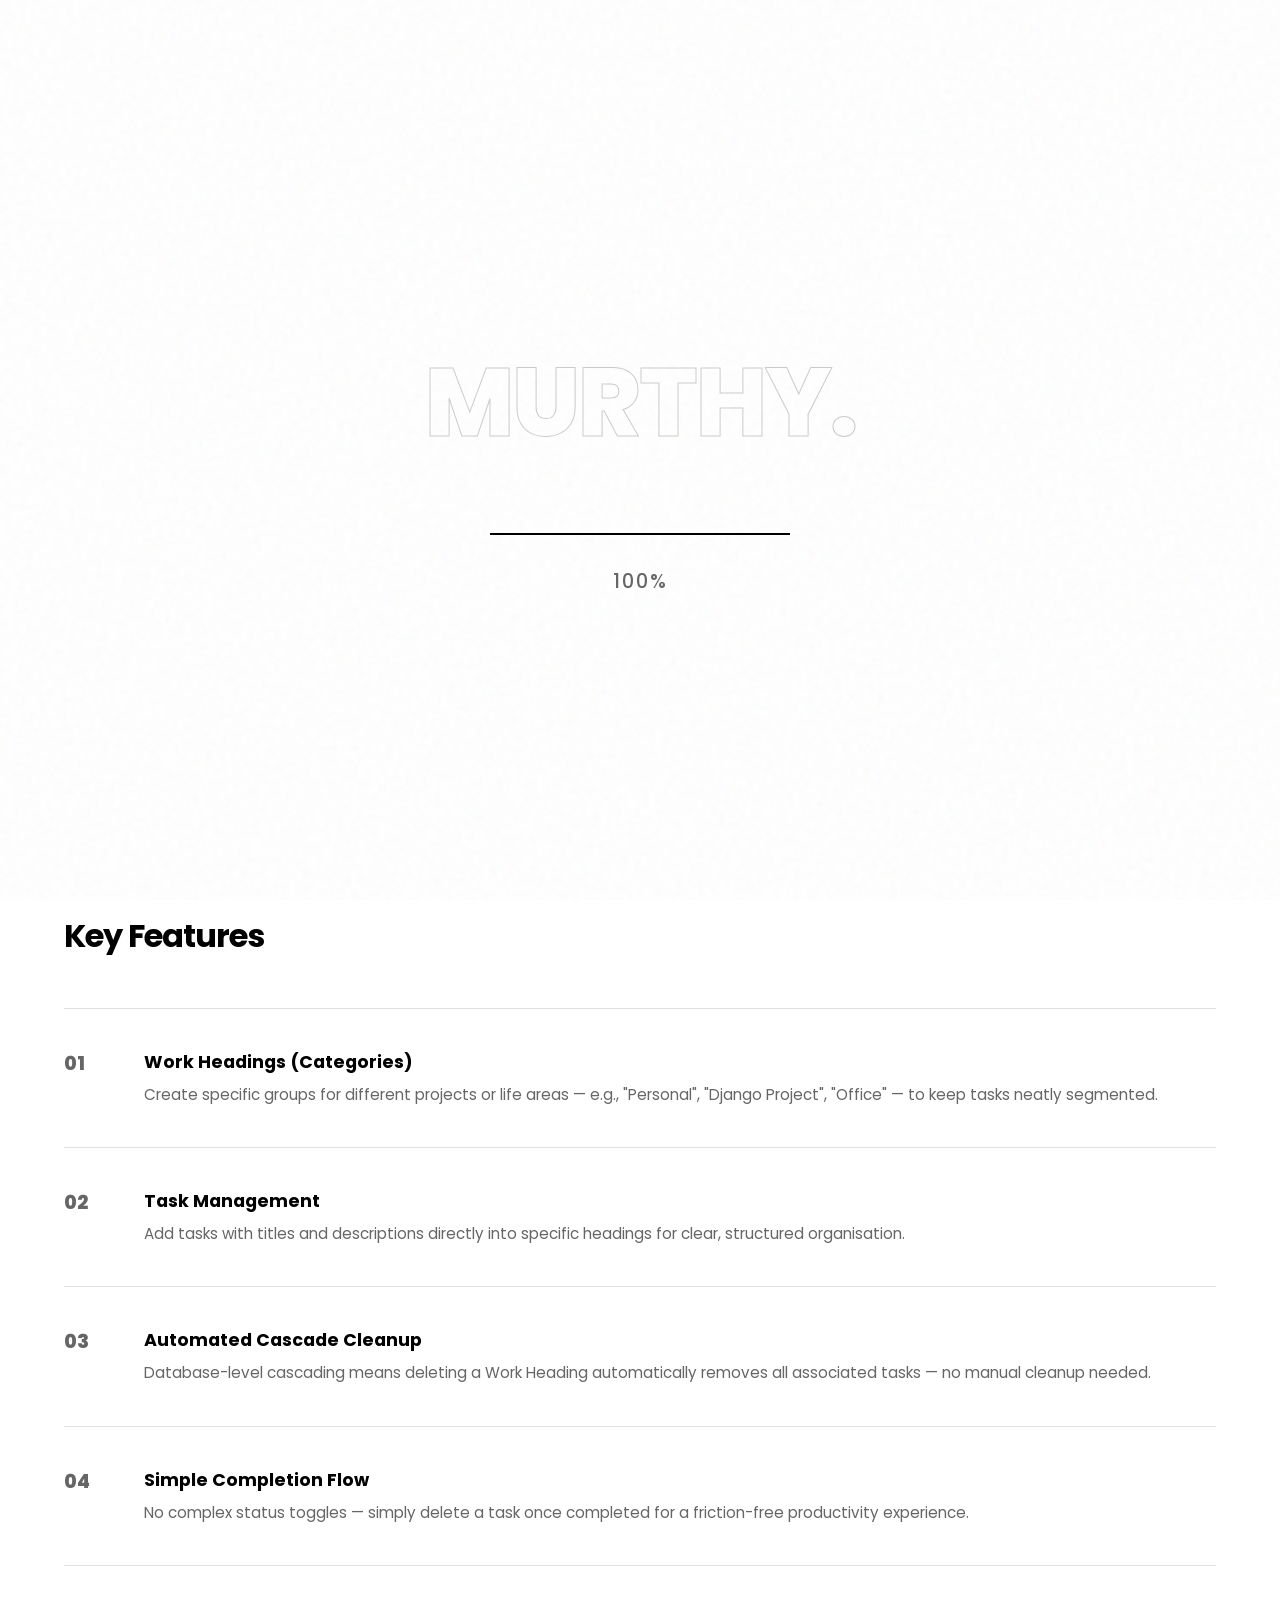
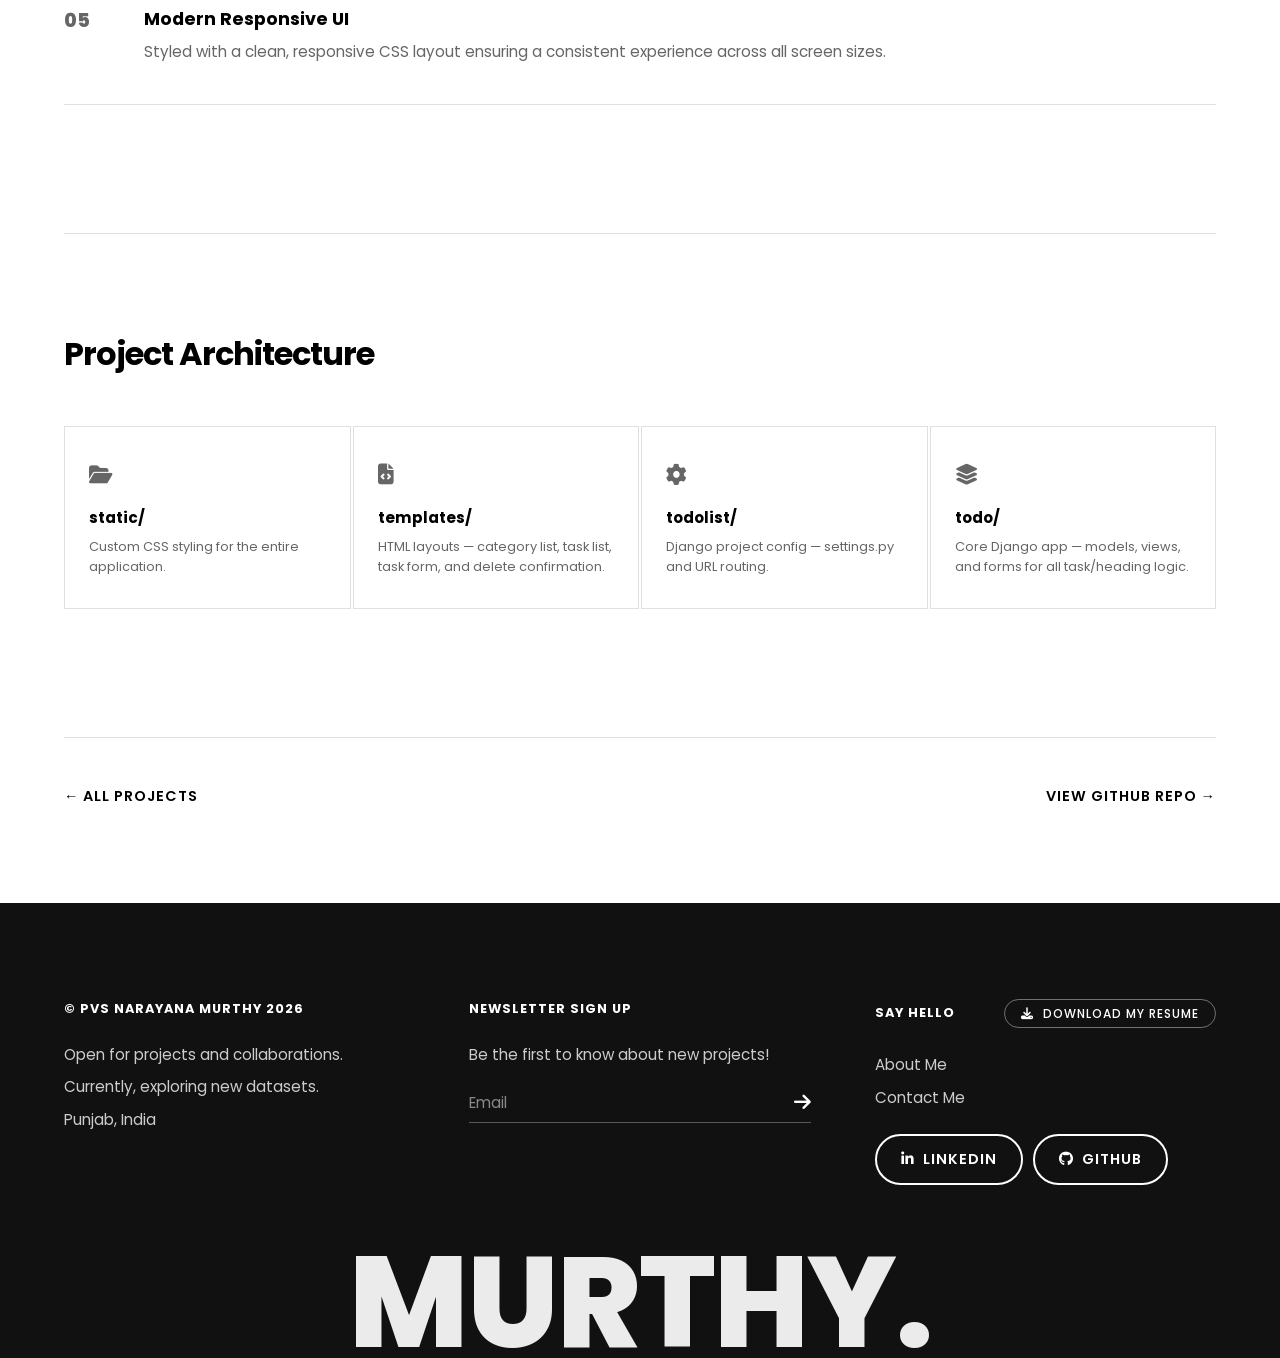
<file: htmlfiles/project-todo.html>
<!DOCTYPE html>
<html lang="en" data-theme="dark">
<head>
    <meta charset="UTF-8">
    <meta name="viewport" content="width=device-width, initial-scale=1.0">
    <title>ToDo App | PVS Narayana Murthy</title>
    <link rel="stylesheet" href="../style.css">
    <link rel="icon" type="image/png" href="../images/logo.png">
    <link href="https://fonts.googleapis.com/css2?family=Poppins:wght@300;400;500;600;700;800&display=swap" rel="stylesheet">
    <link rel="stylesheet" href="https://cdnjs.cloudflare.com/ajax/libs/font-awesome/6.4.0/css/all.min.css">
    <style>
        .project-detail-page {
            min-height: 100vh;
            padding: 10rem 5% 6rem;
            max-width: 1400px;
            margin: 0 auto;
        }
        .back-link {
            display: inline-flex;
            align-items: center;
            gap: 8px;
            color: var(--text-muted);
            text-decoration: none;
            font-size: 0.85rem;
            text-transform: uppercase;
            letter-spacing: 2px;
            margin-bottom: 3rem;
            transition: color 0.3s;
            cursor: none;
        }
        .back-link:hover { color: var(--text-color); }

        .project-hero {
            display: grid;
            grid-template-columns: 1fr 1fr;
            gap: 4rem;
            align-items: center;
            margin-bottom: 8rem;
            border-bottom: 1px solid var(--border-color);
            padding-bottom: 6rem;
        }
        .project-hero-left h1 {
            font-size: clamp(3rem, 8vw, 6.5rem);
            font-weight: 800;
            letter-spacing: -3px;
            line-height: 0.95;
            margin-bottom: 2rem;
        }
        .project-hero-left p {
            font-size: 1.1rem;
            line-height: 1.8;
            color: var(--text-muted);
            max-width: 480px;
            margin-bottom: 3rem;
        }
        .project-cta-links { display: flex; gap: 1rem; flex-wrap: wrap; }
        .project-cta-links a {
            display: inline-flex;
            align-items: center;
            gap: 8px;
            padding: 0.9rem 2rem;
            text-decoration: none;
            font-weight: 600;
            font-size: 0.9rem;
            text-transform: uppercase;
            letter-spacing: 1px;
            transition: all 0.3s ease;
            cursor: none;
        }
        .btn-primary-proj { background-color: var(--text-color); color: var(--bg-color); border: 2px solid var(--text-color); }
        .btn-primary-proj:hover { background: transparent; color: var(--text-color); }
        .btn-outline-proj { background: transparent; color: var(--text-color); border: 2px solid var(--text-color); }
        .btn-outline-proj:hover { background-color: var(--text-color); color: var(--bg-color); }

        .project-hero-right {
            display: flex;
            flex-direction: column;
            gap: 2.5rem;
            border-left: 1px solid var(--border-color);
            padding-left: 4rem;
        }
        .meta-label {
            font-size: 0.75rem;
            text-transform: uppercase;
            letter-spacing: 2px;
            color: var(--text-muted);
            margin-bottom: 0.8rem;
        }
        .tech-tags { display: flex; flex-wrap: wrap; gap: 0.6rem; }
        .tech-tag {
            padding: 0.4rem 1rem;
            border: 1px solid var(--border-color);
            font-size: 0.8rem;
            font-weight: 500;
            border-radius: 20px;
        }

        /* Feature rows — simple numbered list style */
        .features-section { margin-bottom: 8rem; }
        .features-section h2 {
            font-size: 2rem;
            font-weight: 700;
            letter-spacing: -1px;
            margin-bottom: 3rem;
        }
        .features-list { border-top: 1px solid var(--border-color); }
        .feature-row {
            display: flex;
            align-items: flex-start;
            gap: 3rem;
            padding: 2.5rem 0;
            border-bottom: 1px solid var(--border-color);
            opacity: 0;
            transform: translateX(-20px);
            transition: opacity 0.5s ease, transform 0.5s ease;
        }
        .feature-row.visible { opacity: 1; transform: translateX(0); }
        .feature-num {
            font-size: 1.2rem;
            font-weight: 800;
            color: var(--text-muted);
            flex-shrink: 0;
            min-width: 2rem;
        }
        .feature-body h3 { font-size: 1.1rem; font-weight: 700; margin-bottom: 0.5rem; }
        .feature-body p { font-size: 0.95rem; color: var(--text-muted); line-height: 1.6; }

        /* Structure visual */
        .structure-section {
            border-top: 1px solid var(--border-color);
            padding-top: 6rem;
            margin-bottom: 8rem;
        }
        .structure-section h2 {
            font-size: 2rem;
            font-weight: 700;
            letter-spacing: -1px;
            margin-bottom: 3rem;
        }
        .structure-grid {
            display: grid;
            grid-template-columns: repeat(4, 1fr);
            gap: 2px;
        }
        .structure-card {
            border: 1px solid var(--border-color);
            padding: 2rem 1.5rem;
            opacity: 0;
            transform: translateY(20px);
            transition: opacity 0.5s ease, transform 0.5s ease, background 0.3s;
        }
        .structure-card.visible { opacity: 1; transform: translateY(0); }
        .structure-card:hover { background: var(--text-color); color: var(--bg-color); }
        .structure-card:hover .s-icon, .structure-card:hover p { color: var(--bg-color); }
        .s-icon { font-size: 1.3rem; color: var(--text-muted); margin-bottom: 1rem; transition: color 0.3s; }
        .structure-card h3 { font-size: 0.95rem; font-weight: 700; margin-bottom: 0.5rem; }
        .structure-card p { font-size: 0.8rem; color: var(--text-muted); line-height: 1.5; transition: color 0.3s; }

        .project-footer-strip {
            border-top: 1px solid var(--border-color);
            padding-top: 3rem;
            display: flex;
            justify-content: space-between;
            align-items: center;
            margin-top: 4rem;
        }
        .project-footer-strip a {
            display: inline-flex;
            align-items: center;
            gap: 8px;
            color: var(--text-color);
            text-decoration: none;
            font-weight: 600;
            text-transform: uppercase;
            letter-spacing: 1px;
            font-size: 0.9rem;
            transition: gap 0.3s;
            cursor: none;
        }
        .project-footer-strip a:hover { gap: 14px; }

        @media (max-width: 900px) {
            .project-hero { grid-template-columns: 1fr; }
            .project-hero-right { border-left: none; padding-left: 0; border-top: 1px solid var(--border-color); padding-top: 3rem; }
            .structure-grid { grid-template-columns: 1fr 1fr; }
        }
        @media (max-width: 768px) {
            .structure-grid { grid-template-columns: 1fr; }
        }
    </style>
</head>
<body>
    <!-- Global Loader -->
    <div id="global-loader" class="loader-wrapper">
        <div class="noise"></div>
        <div class="loading-text outline-text">
            <span class="char">M</span><span class="char">U</span><span class="char">R</span><span class="char">T</span><span class="char">H</span><span class="char">Y</span><span class="char">.</span>
        </div>
        <div class="loading-text filled-text">
            <span class="char">M</span><span class="char">U</span><span class="char">R</span><span class="char">T</span><span class="char">H</span><span class="char">Y</span><span class="char">.</span>
        </div>
        <div class="progress-container">
            <div class="progress-bar" id="progressBar"></div>
        </div>
        <div class="percentage" id="percentageText">00%</div>
    </div>

    <div id="page-transition"></div>
    <div id="cursor"></div>
    <div id="cursor-follower"><span id="cursor-text"></span></div>

    <nav class="creative-nav">
        <div class="nav-container">
            <a href="../index.html" style="text-decoration:none;color:inherit;cursor:none;"><div class="logo"><i class="fa-solid fa-cube"></i> PVS Narayana Murthy<span>.</span></div></a>
            <div class="nav-center">
                <ul class="nav-links">
                    <li><a href="../index.html#home">Home</a></li>
                    <li><a href="skills.html">Skills</a></li>
                    <li><a href="../index.html#projects">Projects</a></li>
                    <li><a href="../index.html#certifications">Certificates</a></li>
                    <li><a href="contact.html">Contact</a></li>
                </ul>
            </div>
            <div class="nav-right">
                <button class="theme-toggle" id="theme-toggle" aria-label="Toggle Theme">
                    <i class="fa-solid fa-sun light-icon"></i>
                    <i class="fa-solid fa-moon dark-icon"></i>
                </button>
                <div class="hamburger"><div class="line1"></div><div class="line2"></div></div>
            </div>
        </div>
    </nav>

    <main>
        <div class="project-detail-page">
            <a href="../index.html#projects" class="back-link"><i class="fa-solid fa-arrow-left"></i> All Projects</a>

            <div class="project-hero">
                <div class="project-hero-left">
                    <h1>ToDo<br>App.</h1>
                    <p>A clean, functional task manager built with Django and PostgreSQL. Organise daily responsibilities under custom Work Headings with auto-cascade cleanup and a responsive UI.</p>
                    <div class="project-cta-links">
                        <a href="https://github.com/Balaji-dev-png/ToDo" target="_blank" class="btn-primary-proj">
                            <i class="fa-brands fa-github"></i> View on GitHub
                        </a>
                        <a href="../index.html#projects" class="btn-outline-proj">
                            <i class="fa-solid fa-arrow-left"></i> Back
                        </a>
                    </div>
                </div>
                <div class="project-hero-right">
                    <div>
                        <p class="meta-label">Type</p>
                        <p style="font-weight:600;">Full-Stack Web Application</p>
                    </div>
                    <div>
                        <p class="meta-label">Tech Stack</p>
                        <div class="tech-tags">
                            <span class="tech-tag">Python 3.13</span>
                            <span class="tech-tag">Django 6.0</span>
                            <span class="tech-tag">PostgreSQL 18</span>
                            <span class="tech-tag">HTML5</span>
                            <span class="tech-tag">CSS3</span>
                        </div>
                    </div>
                    <div>
                        <p class="meta-label">Repository</p>
                        <a href="https://github.com/Balaji-dev-png/ToDo" target="_blank" style="color:var(--text-color);font-size:0.9rem;cursor:none;">github.com/Balaji-dev-png/ToDo ↗</a>
                    </div>
                </div>
            </div>

            <!-- Features -->
            <div class="features-section">
                <h2>Key Features</h2>
                <div class="features-list">
                    <div class="feature-row" data-delay="0">
                        <span class="feature-num">01</span>
                        <div class="feature-body">
                            <h3>Work Headings (Categories)</h3>
                            <p>Create specific groups for different projects or life areas — e.g., "Personal", "Django Project", "Office" — to keep tasks neatly segmented.</p>
                        </div>
                    </div>
                    <div class="feature-row" data-delay="100">
                        <span class="feature-num">02</span>
                        <div class="feature-body">
                            <h3>Task Management</h3>
                            <p>Add tasks with titles and descriptions directly into specific headings for clear, structured organisation.</p>
                        </div>
                    </div>
                    <div class="feature-row" data-delay="200">
                        <span class="feature-num">03</span>
                        <div class="feature-body">
                            <h3>Automated Cascade Cleanup</h3>
                            <p>Database-level cascading means deleting a Work Heading automatically removes all associated tasks — no manual cleanup needed.</p>
                        </div>
                    </div>
                    <div class="feature-row" data-delay="300">
                        <span class="feature-num">04</span>
                        <div class="feature-body">
                            <h3>Simple Completion Flow</h3>
                            <p>No complex status toggles — simply delete a task once completed for a friction-free productivity experience.</p>
                        </div>
                    </div>
                    <div class="feature-row" data-delay="400">
                        <span class="feature-num">05</span>
                        <div class="feature-body">
                            <h3>Modern Responsive UI</h3>
                            <p>Styled with a clean, responsive CSS layout ensuring a consistent experience across all screen sizes.</p>
                        </div>
                    </div>
                </div>
            </div>

            <!-- Project Structure -->
            <div class="structure-section">
                <h2>Project Architecture</h2>
                <div class="structure-grid">
                    <div class="structure-card" data-delay="0">
                        <div class="s-icon"><i class="fa-solid fa-folder-open"></i></div>
                        <h3>static/</h3>
                        <p>Custom CSS styling for the entire application.</p>
                    </div>
                    <div class="structure-card" data-delay="100">
                        <div class="s-icon"><i class="fa-solid fa-file-code"></i></div>
                        <h3>templates/</h3>
                        <p>HTML layouts — category list, task list, task form, and delete confirmation.</p>
                    </div>
                    <div class="structure-card" data-delay="200">
                        <div class="s-icon"><i class="fa-solid fa-gear"></i></div>
                        <h3>todolist/</h3>
                        <p>Django project config — settings.py and URL routing.</p>
                    </div>
                    <div class="structure-card" data-delay="300">
                        <div class="s-icon"><i class="fa-solid fa-layer-group"></i></div>
                        <h3>todo/</h3>
                        <p>Core Django app — models, views, and forms for all task/heading logic.</p>
                    </div>
                </div>
            </div>

            <div class="project-footer-strip">
                <a href="../index.html#projects">← All Projects</a>
                <a href="https://github.com/Balaji-dev-png/ToDo" target="_blank">View GitHub Repo →</a>
            </div>
        </div>
    </main>

    <footer class="site-footer">
        <div class="footer-top">
            <div class="footer-col">
                <p class="footer-label">&copy; PVS NARAYANA MURTHY 2026</p>
                <p>Open for projects and collaborations.</p>
                <p>Currently, exploring new datasets.</p>
                <p>Punjab, India</p>
            </div>
            <div class="footer-col">
                <p class="footer-label">NEWSLETTER SIGN UP</p>
                <p>Be the first to know about new projects!</p>
                <form class="newsletter-form">
                    <input type="email" placeholder="Email" required>
                    <button type="submit"><i class="fa-solid fa-arrow-right"></i></button>
                </form>
            </div>
            <div class="footer-col">
                <div style="display:flex;align-items:center;justify-content:space-between;gap:1rem;margin-bottom:1.5rem;">
                    <p class="footer-label" style="margin-bottom:0 !important;">SAY HELLO</p>
                    <a href="../pdf/resume.pdf" class="btn resume-btn-inline" download target="_blank"><i class="fa-solid fa-download" style="margin-right:5px;"></i> Download My Resume</a>
                </div>
                <ul class="footer-links-list">
                    <li><a href="../index.html#skills">About Me</a></li>
                    <li><a href="contact.html">Contact Me</a></li>
                </ul>
                <div class="social-buttons" style="margin-top:1.5rem;display:flex;gap:10px;">
                    <a href="http://www.linkedin.com/in/pvsn-murthy-dev" class="btn btn-social" target="_blank"><i class="fa-brands fa-linkedin-in"></i> LinkedIn</a>
                    <a href="https://github.com/Balaji-dev-png" class="btn btn-social" target="_blank"><i class="fa-brands fa-github"></i> GitHub</a>
                </div>
            </div>
        </div>
        <div class="footer-huge-text">
            <h2 style="font-size:clamp(3rem,10vw,12rem);">MURTHY.</h2>
        </div>
    </footer>

    <script src="../script.js"></script>
    <script>
        const rows = document.querySelectorAll('.feature-row, .structure-card');
        const ro = new IntersectionObserver((entries) => {
            entries.forEach(entry => {
                if (entry.isIntersecting) {
                    const delay = entry.target.getAttribute('data-delay') || 0;
                    setTimeout(() => entry.target.classList.add('visible'), parseInt(delay));
                    ro.unobserve(entry.target);
                }
            });
        }, { threshold: 0.1 });
        rows.forEach(r => ro.observe(r));
    </script>
</body>
</html>
</file>
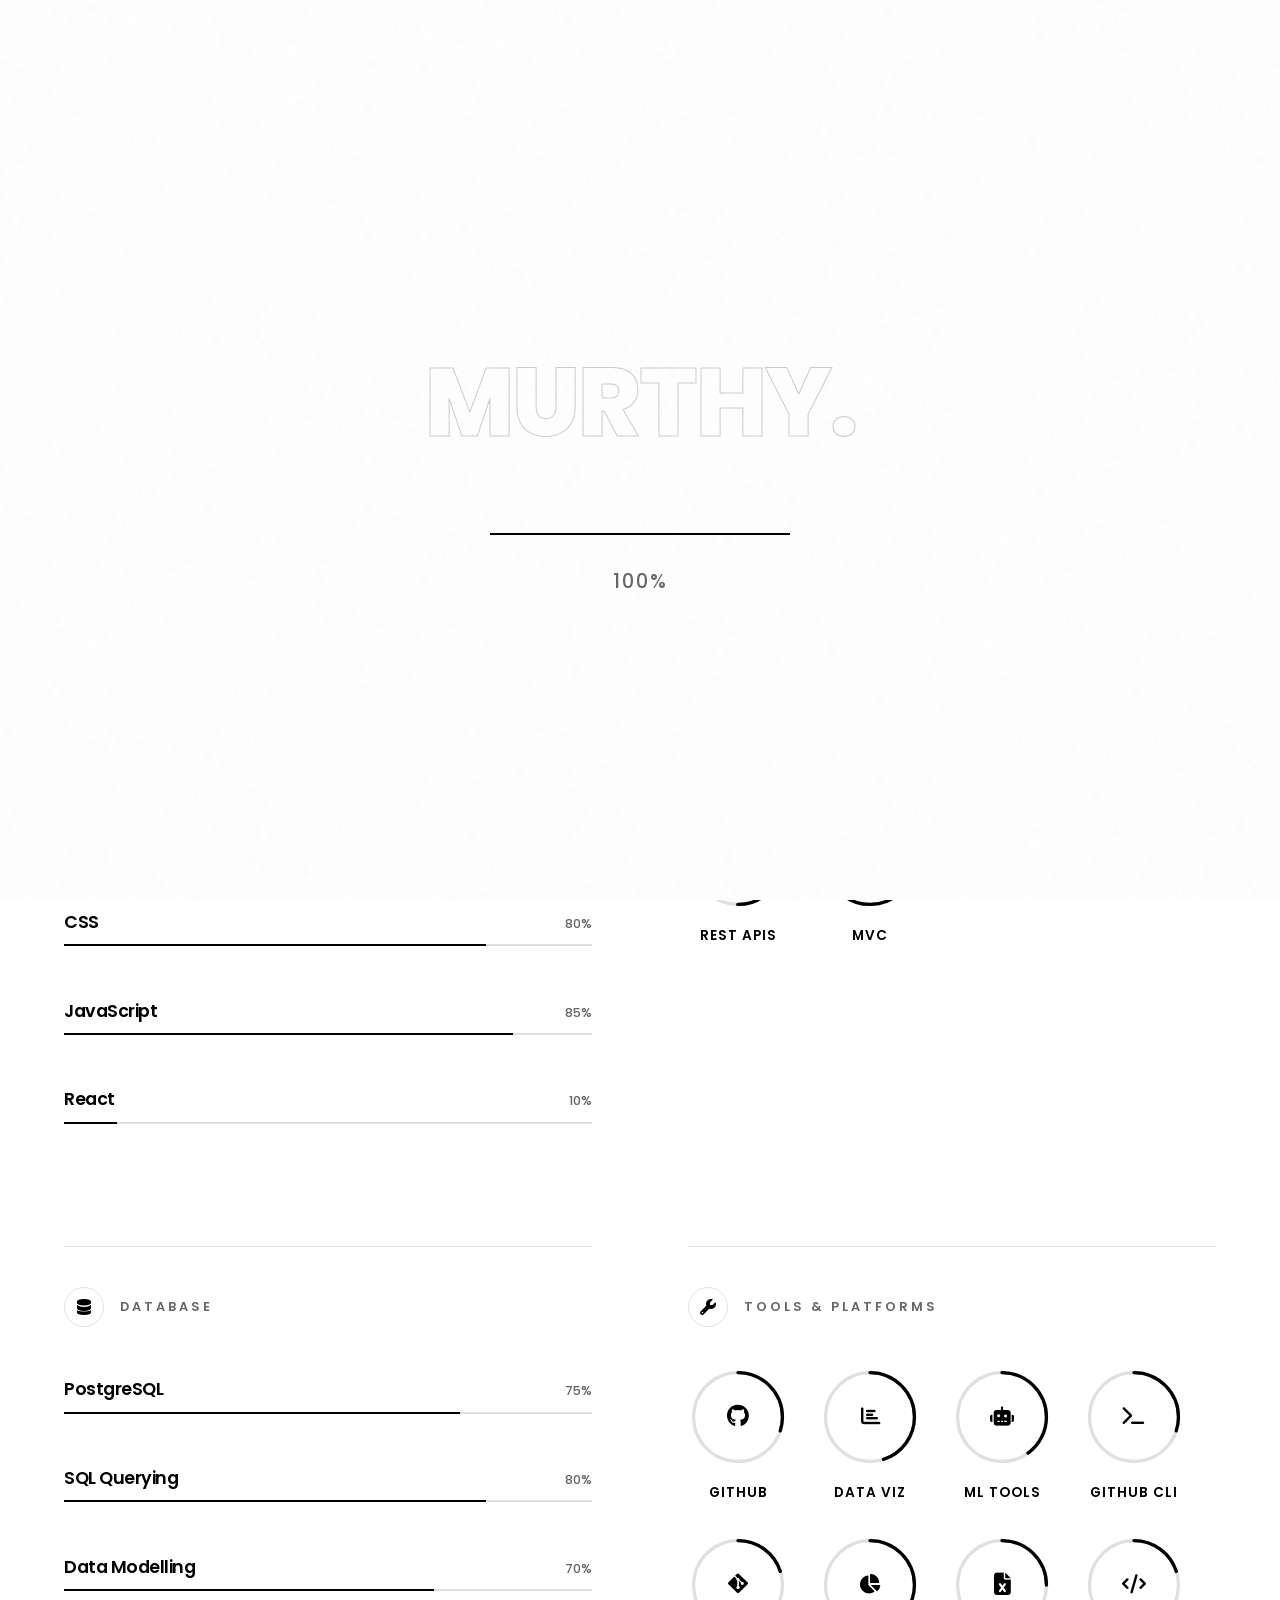
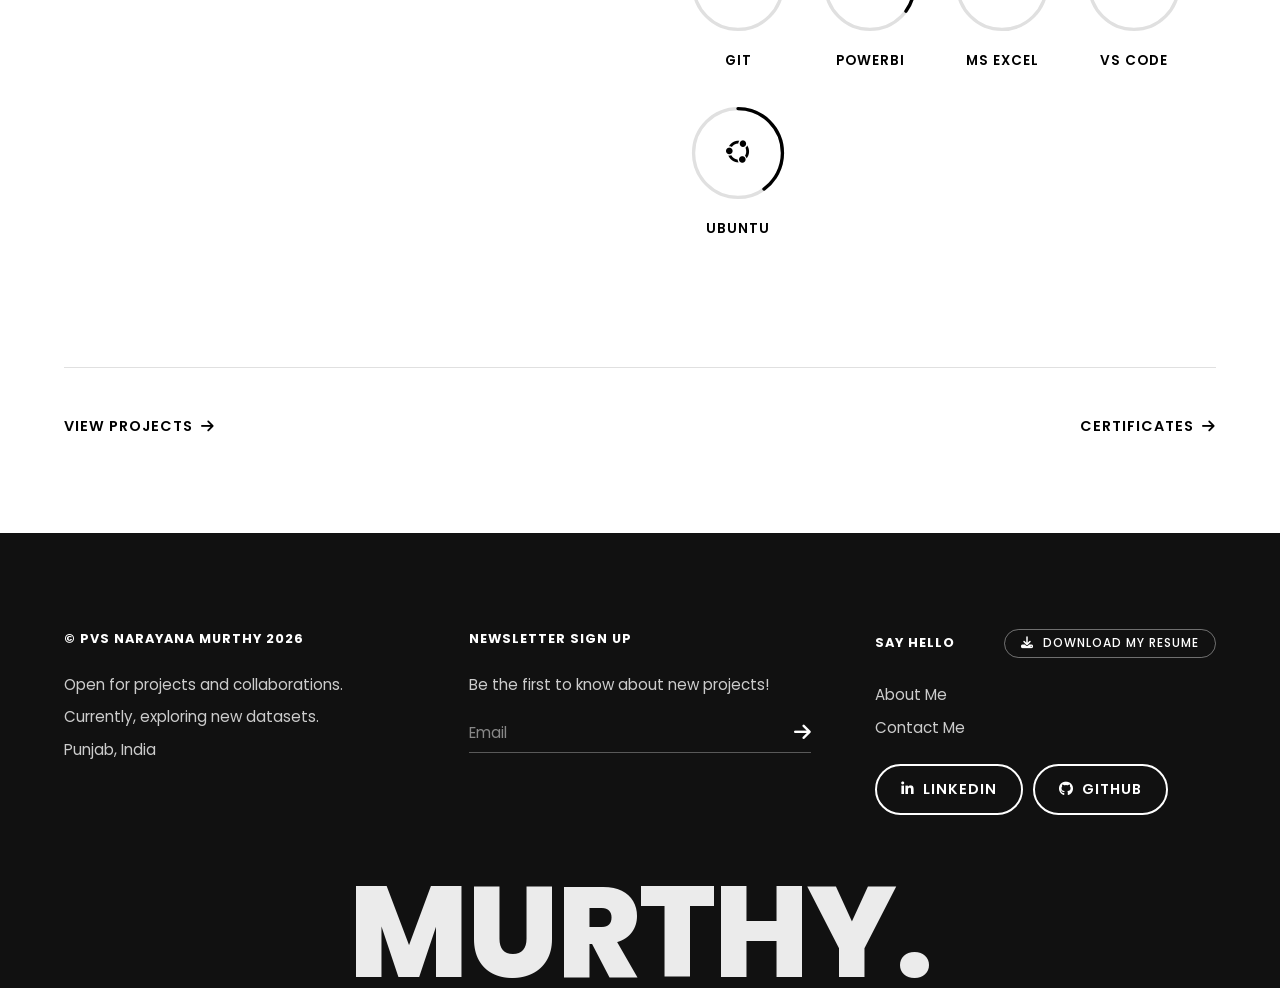
<file: htmlfiles/skills.html>
<!DOCTYPE html>
<html lang="en" data-theme="dark">
<head>
    <meta charset="UTF-8">
    <meta name="viewport" content="width=device-width, initial-scale=1.0">
    <title>Skills | PVS Narayana Murthy</title>
    <link rel="stylesheet" href="../style.css">
    <link rel="icon" type="image/png" href="../images/logo.png">
    <link href="https://fonts.googleapis.com/css2?family=Poppins:wght@300;400;500;600;700;800&display=swap" rel="stylesheet">
    <link rel="stylesheet" href="https://cdnjs.cloudflare.com/ajax/libs/font-awesome/6.4.0/css/all.min.css">
    <style>
        /* Skills Page Specific Styles */
        .skills-page {
            min-height: 100vh;
            padding: 10rem 5% 6rem;
            max-width: 1400px;
            margin: 0 auto;
        }

        .skills-hero {
            margin-bottom: 6rem;
        }

        .skills-hero .back-link {
            display: inline-flex;
            align-items: center;
            gap: 8px;
            color: var(--text-muted);
            text-decoration: none;
            font-size: 0.85rem;
            text-transform: uppercase;
            letter-spacing: 2px;
            margin-bottom: 3rem;
            transition: color 0.3s;
        }
        .skills-hero .back-link:hover { color: var(--text-color); }

        .skills-hero h1 {
            font-size: clamp(3rem, 8vw, 7rem);
            font-weight: 800;
            letter-spacing: -3px;
            line-height: 1;
            margin-bottom: 1rem;
        }

        .skills-hero p {
            color: var(--text-muted);
            font-size: 1.1rem;
            max-width: 500px;
        }

        /* Category Grid */
        .skills-grid {
            display: grid;
            grid-template-columns: repeat(2, 1fr);
            gap: 5rem 6rem;
        }

        .skill-category {
            border-top: 1px solid var(--border-color);
            padding-top: 2.5rem;
            opacity: 0;
            transform: translateY(40px);
            transition: opacity 0.7s ease, transform 0.7s ease, border-color 0.3s;
        }
        .skill-category.visible {
            opacity: 1;
            transform: translateY(0);
        }
        .skill-category.visible:hover {
            border-color: var(--text-color);
        }

        .category-header {
            display: flex;
            align-items: center;
            gap: 1rem;
            margin-bottom: 2.5rem;
        }

        .category-icon {
            width: 40px;
            height: 40px;
            border: 1px solid var(--border-color);
            display: flex;
            align-items: center;
            justify-content: center;
            font-size: 1rem;
            border-radius: 50%;
            transition: background 0.3s, border-color 0.3s, transform 0.3s;
        }
        .skill-category:hover .category-icon {
            background: var(--text-color);
            color: var(--bg-color);
            border-color: var(--text-color);
            transform: rotate(15deg) scale(1.15);
        }

        .category-title {
            font-size: 0.8rem;
            text-transform: uppercase;
            letter-spacing: 3px;
            color: var(--text-muted);
            font-weight: 600;
        }

        /* Skill Bars */
        .skill-item {
            margin-bottom: 2rem;
            padding: 0.6rem 0;
            transition: padding-left 0.3s;
        }
        .skill-item:hover {
            padding-left: 0.5rem;
        }

        .skill-top {
            display: flex;
            justify-content: space-between;
            align-items: baseline;
            margin-bottom: 0.6rem;
        }

        .skill-name {
            font-size: 1.1rem;
            font-weight: 600;
            letter-spacing: -0.5px;
            transition: letter-spacing 0.3s;
        }
        .skill-item:hover .skill-name {
            letter-spacing: 1px;
        }

        .skill-pct {
            font-size: 0.8rem;
            color: var(--text-muted);
            font-weight: 500;
        }

        .skill-bar-track {
            width: 100%;
            height: 2px;
            background-color: var(--border-color);
            position: relative;
            overflow: hidden;
            transition: height 0.3s;
        }
        .skill-item:hover .skill-bar-track {
            height: 4px;
        }

        .skill-bar-fill {
            height: 100%;
            width: 0%;
            background-color: var(--text-color);
            transition: width 1.2s cubic-bezier(0.165, 0.84, 0.44, 1);
            position: relative;
        }

        .skill-bar-fill::after {
            content: '';
            position: absolute;
            right: 0;
            top: -3px;
            width: 8px;
            height: 8px;
            border-radius: 50%;
            background-color: var(--text-color);
        }

        /* Circular Radial skill cards for standalone skills */
        .skill-circles {
            display: flex;
            flex-wrap: wrap;
            gap: 2rem;
        }

        .skill-circle-item {
            display: flex;
            flex-direction: column;
            align-items: center;
            gap: 1rem;
            transition: transform 0.35s cubic-bezier(0.34,1.56,0.64,1);
        }
        .skill-circle-item:hover {
            transform: translateY(-8px) scale(1.06);
        }
        .skill-circle-item:hover .skill-radial .fill {
            stroke-width: 5;
            filter: drop-shadow(0 0 6px rgba(255,255,255,0.5));
        }
        .skill-circle-item:hover .skill-circle-name {
            letter-spacing: 2px;
        }

        .skill-radial {
            position: relative;
            width: 100px;
            height: 100px;
        }

        .skill-radial svg {
            transform: rotate(-90deg);
        }

        .skill-radial .track {
            fill: none;
            stroke: var(--border-color);
            stroke-width: 3;
        }

        .skill-radial .fill {
            fill: none;
            stroke: var(--text-color);
            stroke-width: 3;
            stroke-linecap: round;
            stroke-dasharray: 251;
            stroke-dashoffset: 251;
            transition: stroke-dashoffset 1.4s cubic-bezier(0.165, 0.84, 0.44, 1);
        }

        .skill-radial .label {
            position: absolute;
            inset: 0;
            display: flex;
            flex-direction: column;
            align-items: center;
            justify-content: center;
            font-size: 1.2rem;
            font-weight: 800;
        }

        .skill-radial .label span {
            font-size: 0.55rem;
            color: var(--text-muted);
            font-weight: 400;
            text-transform: uppercase;
            letter-spacing: 1px;
        }

        .skill-circle-name {
            font-size: 0.85rem;
            font-weight: 600;
            text-transform: uppercase;
            letter-spacing: 1px;
            text-align: center;
        }

        /* Footer strip */
        .skills-footer-strip {
            margin-top: 8rem;
            border-top: 1px solid var(--border-color);
            padding-top: 3rem;
            display: flex;
            justify-content: space-between;
            align-items: center;
        }

        .skills-footer-strip a {
            display: inline-flex;
            align-items: center;
            gap: 8px;
            color: var(--text-color);
            text-decoration: none;
            font-weight: 600;
            text-transform: uppercase;
            letter-spacing: 1px;
            font-size: 0.9rem;
            transition: gap 0.3s;
        }

        .skills-footer-strip a:hover { gap: 14px; }

        @media (max-width: 900px) {
            .skills-grid { grid-template-columns: 1fr; gap: 4rem; }
        }
    </style>
</head>
<body>
    <!-- Global Loader -->
    <div id="global-loader" class="loader-wrapper">
        <div class="noise"></div>
        <div class="loading-text outline-text">
            <span class="char">M</span><span class="char">U</span><span class="char">R</span><span class="char">T</span><span class="char">H</span><span class="char">Y</span><span class="char">.</span>
        </div>
        <div class="loading-text filled-text">
            <span class="char">M</span><span class="char">U</span><span class="char">R</span><span class="char">T</span><span class="char">H</span><span class="char">Y</span><span class="char">.</span>
        </div>
        <div class="progress-container">
            <div class="progress-bar" id="progressBar"></div>
        </div>
        <div class="percentage" id="percentageText">00%</div>
    </div>

    <div id="page-transition"></div>
    <div id="cursor"></div>
    <div id="cursor-follower"><span id="cursor-text"></span></div>

    <nav class="creative-nav">
        <div class="nav-container">
            <a href="../index.html" style="text-decoration:none;color:inherit;cursor:none;">
            <div class="logo">
                <i class="fa-solid fa-cube"></i> PVS Narayana Murthy<span>.</span>
            </div>
            </a>
            <div class="nav-center">
                <ul class="nav-links">
                    <li><a href="../index.html#home">Home</a></li>
                    <li><a href="skills.html">Skills</a></li>
                    <li><a href="../index.html#projects">Projects</a></li>
                    <li><a href="../index.html#certifications">Certificates</a></li>
                    <li><a href="contact.html">Contact</a></li>
                </ul>
            </div>
            <div class="nav-right">
                <button class="theme-toggle" id="theme-toggle" aria-label="Toggle Theme">
                    <i class="fa-solid fa-sun light-icon"></i>
                    <i class="fa-solid fa-moon dark-icon"></i>
                </button>
                <div class="hamburger">
                    <div class="line1"></div>
                    <div class="line2"></div>
                </div>
            </div>
        </div>
    </nav>

    <main>
        <div class="skills-page">
            <div class="skills-hero">
                <a href="../index.html" class="back-link"><i class="fa-solid fa-arrow-left"></i> Back to Portfolio</a>
                <h1>My<br>Skills.</h1>
                <p>A curated set of technologies I work with to build data-driven solutions.</p>
            </div>

            <div class="skills-grid">

                <!-- Languages -->
                <div class="skill-category" data-delay="0">
                    <div class="category-header">
                        <div class="category-icon"><i class="fa-solid fa-code"></i></div>
                        <p class="category-title">Languages</p>
                    </div>
                    <div class="skill-item">
                        <div class="skill-top">
                            <span class="skill-name">Python</span>
                            <span class="skill-pct">90%</span>
                        </div>
                        <div class="skill-bar-track">
                            <div class="skill-bar-fill" data-width="90"></div>
                        </div>
                    </div>
                    <div class="skill-item">
                        <div class="skill-top">
                            <span class="skill-name">HTML</span>
                            <span class="skill-pct">85%</span>
                        </div>
                        <div class="skill-bar-track">
                            <div class="skill-bar-fill" data-width="85"></div>
                        </div>
                    </div>
                    <div class="skill-item">
                        <div class="skill-top">
                            <span class="skill-name">CSS</span>
                            <span class="skill-pct">80%</span>
                        </div>
                        <div class="skill-bar-track">
                            <div class="skill-bar-fill" data-width="80"></div>
                        </div>
                    </div>
                    <div class="skill-item">
                        <div class="skill-top">
                            <span class="skill-name">JavaScript</span>
                            <span class="skill-pct">85%</span>
                        </div>
                        <div class="skill-bar-track">
                            <div class="skill-bar-fill" data-width="85"></div>
                        </div>
                    </div>
                    <div class="skill-item">
                        <div class="skill-top">
                            <span class="skill-name">React</span>
                            <span class="skill-pct">10%</span>
                        </div>
                        <div class="skill-bar-track">
                            <div class="skill-bar-fill" data-width="10"></div>
                        </div>
                    </div>
                </div>

                <!-- Backend -->
                <div class="skill-category" data-delay="100">
                    <div class="category-header">
                        <div class="category-icon"><i class="fa-solid fa-server"></i></div>
                        <p class="category-title">Backend</p>
                    </div>
                    <div class="skill-item">
                        <div class="skill-top">
                            <span class="skill-name">Django</span>
                            <span class="skill-pct">80%</span>
                        </div>
                        <div class="skill-bar-track">
                            <div class="skill-bar-fill" data-width="80"></div>
                        </div>
                    </div>
                    <div class="skill-circles" style="margin-top: 1rem;">
                        <div class="skill-circle-item">
                            <div class="skill-radial">
                                <svg viewBox="0 0 90 90" width="100" height="100">
                                    <circle class="track" cx="45" cy="45" r="40"/>
                                    <circle class="fill" cx="45" cy="45" r="40" data-offset="50"/>
                                </svg>
                                <div class="label">REST<span>APIs</span></div>
                            </div>
                            <p class="skill-circle-name">REST APIs</p>
                        </div>
                        <div class="skill-circle-item">
                            <div class="skill-radial">
                                <svg viewBox="0 0 90 90" width="100" height="100">
                                    <circle class="track" cx="45" cy="45" r="40"/>
                                    <circle class="fill" cx="45" cy="45" r="40" data-offset="60"/>
                                </svg>
                                <div class="label">MVC<span>Pattern</span></div>
                            </div>
                            <p class="skill-circle-name">MVC</p>
                        </div>
                    </div>
                </div>

                <!-- Database -->
                <div class="skill-category" data-delay="200">
                    <div class="category-header">
                        <div class="category-icon"><i class="fa-solid fa-database"></i></div>
                        <p class="category-title">Database</p>
                    </div>
                    <div class="skill-item">
                        <div class="skill-top">
                            <span class="skill-name">PostgreSQL</span>
                            <span class="skill-pct">75%</span>
                        </div>
                        <div class="skill-bar-track">
                            <div class="skill-bar-fill" data-width="75"></div>
                        </div>
                    </div>
                    <div class="skill-item">
                        <div class="skill-top">
                            <span class="skill-name">SQL Querying</span>
                            <span class="skill-pct">80%</span>
                        </div>
                        <div class="skill-bar-track">
                            <div class="skill-bar-fill" data-width="80"></div>
                        </div>
                    </div>
                    <div class="skill-item">
                        <div class="skill-top">
                            <span class="skill-name">Data Modelling</span>
                            <span class="skill-pct">70%</span>
                        </div>
                        <div class="skill-bar-track">
                            <div class="skill-bar-fill" data-width="70"></div>
                        </div>
                    </div>
                </div>

                <!-- Tools & Platforms -->
                <div class="skill-category" data-delay="300">
                    <div class="category-header">
                        <div class="category-icon"><i class="fa-solid fa-wrench"></i></div>
                        <p class="category-title">Tools &amp; Platforms</p>
                    </div>
                    <div class="skill-circles">
                        <div class="skill-circle-item">
                            <div class="skill-radial">
                                <svg viewBox="0 0 90 90" width="100" height="100">
                                    <circle class="track" cx="45" cy="45" r="40"/>
                                    <circle class="fill" cx="45" cy="45" r="40" data-offset="30"/>
                                </svg>
                                <div class="label"><i class="fa-brands fa-github" style="font-size:1.4rem"></i></div>
                            </div>
                            <p class="skill-circle-name">GitHub</p>
                        </div>
                        <div class="skill-circle-item">
                            <div class="skill-radial">
                                <svg viewBox="0 0 90 90" width="100" height="100">
                                    <circle class="track" cx="45" cy="45" r="40"/>
                                    <circle class="fill" cx="45" cy="45" r="40" data-offset="45"/>
                                </svg>
                                <div class="label"><i class="fa-solid fa-chart-bar" style="font-size:1.2rem"></i></div>
                            </div>
                            <p class="skill-circle-name">Data Viz</p>
                        </div>
                        <div class="skill-circle-item">
                            <div class="skill-radial">
                                <svg viewBox="0 0 90 90" width="100" height="100">
                                    <circle class="track" cx="45" cy="45" r="40"/>
                                    <circle class="fill" cx="45" cy="45" r="40" data-offset="40"/>
                                </svg>
                                <div class="label"><i class="fa-solid fa-robot" style="font-size:1.2rem"></i></div>
                            </div>
                            <p class="skill-circle-name">ML Tools</p>
                        </div>
                        <div class="skill-circle-item">
                            <div class="skill-radial">
                                <svg viewBox="0 0 90 90" width="100" height="100">
                                    <circle class="track" cx="45" cy="45" r="40"/>
                                    <circle class="fill" cx="45" cy="45" r="40" data-offset="30"/>
                                </svg>
                                <div class="label"><i class="fa-solid fa-terminal" style="font-size:1.2rem"></i></div>
                            </div>
                            <p class="skill-circle-name">GitHub CLI</p>
                        </div>
                        <div class="skill-circle-item">
                            <div class="skill-radial">
                                <svg viewBox="0 0 90 90" width="100" height="100">
                                    <circle class="track" cx="45" cy="45" r="40"/>
                                    <circle class="fill" cx="45" cy="45" r="40" data-offset="20"/>
                                </svg>
                                <div class="label"><i class="fa-brands fa-git-alt" style="font-size:1.4rem"></i></div>
                            </div>
                            <p class="skill-circle-name">Git</p>
                        </div>
                        <div class="skill-circle-item">
                            <div class="skill-radial">
                                <svg viewBox="0 0 90 90" width="100" height="100">
                                    <circle class="track" cx="45" cy="45" r="40"/>
                                    <circle class="fill" cx="45" cy="45" r="40" data-offset="35"/>
                                </svg>
                                <div class="label"><i class="fa-solid fa-chart-pie" style="font-size:1.2rem"></i></div>
                            </div>
                            <p class="skill-circle-name">PowerBI</p>
                        </div>
                        <div class="skill-circle-item">
                            <div class="skill-radial">
                                <svg viewBox="0 0 90 90" width="100" height="100">
                                    <circle class="track" cx="45" cy="45" r="40"/>
                                    <circle class="fill" cx="45" cy="45" r="40" data-offset="25"/>
                                </svg>
                                <div class="label"><i class="fa-solid fa-file-excel" style="font-size:1.4rem"></i></div>
                            </div>
                            <p class="skill-circle-name">MS Excel</p>
                        </div>
                        <div class="skill-circle-item">
                            <div class="skill-radial">
                                <svg viewBox="0 0 90 90" width="100" height="100">
                                    <circle class="track" cx="45" cy="45" r="40"/>
                                    <circle class="fill" cx="45" cy="45" r="40" data-offset="20"/>
                                </svg>
                                <div class="label"><i class="fa-solid fa-code" style="font-size:1.2rem"></i></div>
                            </div>
                            <p class="skill-circle-name">VS Code</p>
                        </div>
                        <div class="skill-circle-item">
                            <div class="skill-radial">
                                <svg viewBox="0 0 90 90" width="100" height="100">
                                    <circle class="track" cx="45" cy="45" r="40"/>
                                    <circle class="fill" cx="45" cy="45" r="40" data-offset="40"/>
                                </svg>
                                <div class="label"><i class="fa-brands fa-ubuntu" style="font-size:1.4rem"></i></div>
                            </div>
                            <p class="skill-circle-name">Ubuntu</p>
                        </div>
                    </div>
                </div>

            </div><!-- end skills-grid -->

            <div class="skills-footer-strip">
                <a href="../index.html#projects">View Projects <i class="fa-solid fa-arrow-right"></i></a>
                <a href="../index.html#certifications">Certificates <i class="fa-solid fa-arrow-right"></i></a>
            </div>
        </div>
    </main>

    <footer class="site-footer">
        <div class="footer-top">
            <div class="footer-col">
                <p class="footer-label">&copy; PVS NARAYANA MURTHY 2026</p>
                <p>Open for projects and collaborations.</p>
                <p>Currently, exploring new datasets.</p>
                <p>Punjab, India</p>
            </div>
            <div class="footer-col">
                <p class="footer-label">NEWSLETTER SIGN UP</p>
                <p>Be the first to know about new projects!</p>
                <form class="newsletter-form">
                    <input type="email" placeholder="Email" required>
                    <button type="submit"><i class="fa-solid fa-arrow-right"></i></button>
                </form>
            </div>
            <div class="footer-col" id="contact">
                <div style="display: flex; align-items: center; justify-content: space-between; gap: 1rem; margin-bottom: 1.5rem;">
                    <p class="footer-label" style="margin-bottom: 0 !important;">SAY HELLO</p>
                    <a href="../pdf/resume.pdf" class="btn resume-btn-inline" download target="_blank"><i class="fa-solid fa-download" style="margin-right: 5px;"></i> Download My Resume</a>
                </div>
                <ul class="footer-links-list">
                    <li><a href="../index.html#skills">About Me</a></li>
                    <li><a href="contact.html">Contact Me</a></li>
                </ul>
                <div class="social-buttons" style="margin-top: 1.5rem; display: flex; gap: 10px;">
                    <a href="http://www.linkedin.com/in/pvsn-murthy-dev" class="btn btn-social" target="_blank"><i class="fa-brands fa-linkedin-in"></i> LinkedIn</a>
                    <a href="https://github.com/Balaji-dev-png" class="btn btn-social" target="_blank"><i class="fa-brands fa-github"></i> GitHub</a>
                </div>
            </div>
        </div>
        <div class="footer-huge-text">
            <h2 style="font-size: clamp(3rem, 10vw, 12rem);">MURTHY.</h2>
        </div>
    </footer>

    <script src="../script.js"></script>
    <script>
        // Intersection Observer for skill category entrance
        const categories = document.querySelectorAll('.skill-category');
        const catObserver = new IntersectionObserver((entries) => {
            entries.forEach((entry, i) => {
                if (entry.isIntersecting) {
                    const delay = entry.target.getAttribute('data-delay') || 0;
                    setTimeout(() => {
                        entry.target.classList.add('visible');
                        // Animate skill bars inside
                        entry.target.querySelectorAll('.skill-bar-fill').forEach(bar => {
                            bar.style.width = bar.getAttribute('data-width') + '%';
                        });
                        // Animate circular radials
                        entry.target.querySelectorAll('.skill-radial .fill').forEach(circle => {
                            const circumference = 2 * Math.PI * 40; // r=40
                            const pct = parseInt(circle.getAttribute('data-offset')) / 100;
                            const offset = circumference - (pct * circumference);
                            circle.style.strokeDasharray = circumference;
                            circle.style.strokeDashoffset = offset;
                        });
                    }, parseInt(delay));
                    catObserver.unobserve(entry.target);
                }
            });
        }, { threshold: 0.15 });

        categories.forEach(cat => catObserver.observe(cat));
    </script>
</body>
</html>
</file>
<file: index/style.css>
:root {
    /* Dark Theme Default */
    --bg-color: #000000;
    --text-color: #ffffff;
    --text-muted: #888888;
    --border-color: #333333;
    --invert-bg: #ffffff;
    --invert-text: #000000;
    --header-bg: rgba(0, 0, 0, 0.8);
    --spotlight-hidden: rgba(0, 0, 0, 0.95);
    --spotlight-visible: transparent;
}

[data-theme="light"] {
    --bg-color: #ffffff;
    --text-color: #000000;
    --text-muted: #666666;
    --border-color: #e0e0e0;
    --invert-bg: #000000;
    --invert-text: #ffffff;
    --header-bg: rgba(255, 255, 255, 0.8);
    --spotlight-hidden: rgba(255, 255, 255, 0.95);
    --spotlight-visible: transparent;
}

/* Page Transition Overlay */
#page-transition {
    position: fixed;
    inset: 0;
    background: var(--bg-color);
    z-index: 99999;
    pointer-events: none;
    opacity: 0;
    transition: opacity 0.45s cubic-bezier(0.4, 0, 0.2, 1);
}
#page-transition.active {
    opacity: 1;
    pointer-events: all;
}

* {
    margin: 0;
    padding: 0;
    box-sizing: border-box;
}

html {
    scroll-behavior: smooth;
}

body {
    background-color: var(--bg-color);
    color: var(--text-color);
    font-family: 'Poppins', sans-serif;
    overflow-x: hidden;
    cursor: none;
    transition: background-color 0.4s ease, color 0.4s ease;
}

/* Custom Cursor */
#cursor {
    width: 8px;
    height: 8px;
    background-color: #ffffff;
    border-radius: 50%;
    position: fixed;
    pointer-events: none;
    z-index: 10001; /* Above spotlight-controls */
    transform: translate(-50%, -50%);
    mix-blend-mode: difference;
}
#cursor-follower {
    width: 40px;
    height: 40px;
    border: 1px solid #ffffff;
    border-radius: 50%;
    position: fixed;
    pointer-events: none;
    z-index: 10000; /* Above spotlight-controls */
    transform: translate(-50%, -50%);
    transition: transform 0.1s ease-out, width 0.2s, height 0.2s;
    mix-blend-mode: difference;
}
#cursor-text {
    position: absolute;
    top: 50%;
    left: 50%;
    transform: translate(-50%, -50%);
    color: #ffffff;
    font-size: 0.6rem;
    font-weight: 700;
    text-transform: uppercase;
    letter-spacing: 1px;
    opacity: 0;
    white-space: nowrap;
    transition: opacity 0.2s;
}

.hover-state #cursor-follower {
    width: 60px;
    height: 60px;
    background-color: #ffffff;
    opacity: 0.2;
}

.image-hover-state #cursor-text {
    opacity: 1;
}

/* Resume Pointer SVG */
.resume-pointer {
    position: fixed;
    top: 0;
    left: 0;
    width: 100vw;
    height: 100vh;
    pointer-events: none;
    z-index: 9990; /* below cursor but above rest */
    transition: opacity 0.5s ease;
}
.resume-pointer.hidden {
    opacity: 0;
}
.resume-text {
    font-size: 0.8rem;
    font-weight: 600;
    letter-spacing: 2px;
    text-transform: uppercase;
}
#resume-path {
    animation: dash-flow 1s linear infinite;
}
@keyframes dash-flow {
    to {
        stroke-dashoffset: -16;
    }
}

/* Typography Selection */
::selection {
    background-color: var(--text-color);
    color: var(--bg-color);
}

/* Creative Nav */
.creative-nav {
    position: fixed;
    top: 0;
    width: 100%;
    z-index: 1000;
    padding: 1.5rem 0;
    background: var(--header-bg);
    backdrop-filter: blur(10px);
    -webkit-backdrop-filter: blur(10px);
    border-bottom: 1px solid var(--border-color);
    transition: background-color 0.4s ease, border-color 0.4s ease;
}
.nav-container {
    max-width: 1400px;
    margin: 0 auto;
    padding: 0 5%;
    display: flex;
    justify-content: space-between;
    align-items: center;
}
.logo {
    font-size: 1.5rem;
    font-weight: 700;
    letter-spacing: -1px;
    display: flex;
    align-items: center;
    gap: 10px;
}
.logo span {
    color: var(--text-muted);
}
.nav-links {
    display: flex;
    list-style: none;
    gap: 3rem;
}
.nav-links a {
    color: var(--text-color);
    text-decoration: none;
    font-size: 0.9rem;
    font-weight: 500;
    text-transform: uppercase;
    letter-spacing: 1px;
    position: relative;
    padding: 5px 0;
}
.nav-links a::before {
    content: '';
    position: absolute;
    bottom: 0;
    left: 0;
    width: 100%;
    height: 1px;
    background-color: var(--text-color);
    transform: scaleX(0);
    transform-origin: right;
    transition: transform 0.4s cubic-bezier(0.165, 0.84, 0.44, 1);
}
.nav-links a:hover::before {
    transform: scaleX(1);
    transform-origin: left;
}
.nav-right {
    display: flex;
    align-items: center;
    gap: 2rem;
}
.theme-toggle, .spotlight-toggle {
    background: none;
    border: none;
    color: var(--text-color);
    font-size: 1.2rem;
    cursor: none;
    position: relative;
    width: 24px;
    height: 24px;
    display: flex;
    justify-content: center;
    align-items: center;
    transition: color 0.3s;
}
.spotlight-toggle.inactive {
    color: var(--text-muted);
}
.theme-toggle .light-icon,
.theme-toggle .dark-icon {
    position: absolute;
    transition: opacity 0.3s ease, transform 0.3s ease;
}
[data-theme="dark"] .light-icon {
    opacity: 0;
    transform: rotate(90deg) scale(0);
}
[data-theme="light"] .dark-icon {
    opacity: 0;
    transform: rotate(-90deg) scale(0);
}
.hamburger {
    display: none;
    cursor: none;
    width: 30px;
    height: 20px;
    flex-direction: column;
    justify-content: space-between;
}
.line1, .line2 {
    width: 100%;
    height: 2px;
    background-color: var(--text-color);
    transition: all 0.3s ease;
}
.hamburger:hover .line1 { width: 70%; }
.hamburger:hover .line2 { width: 100%; margin-left: auto; }

/* Hero Section */
.hero-section {
    position: relative;
    height: 100vh;
    display: flex;
    align-items: center;
    justify-content: space-between;
    padding: 0 10%;
    overflow: hidden;
    background-color: var(--bg-color);
}
.hero-content {
    position: relative;
    z-index: 10;
    max-width: 600px;
    width: 100%;
}
.hero-image {
    position: relative;
    z-index: 10;
    flex: 1;
    display: flex;
    justify-content: flex-end;
    align-items: center;
}
.profile-img {
    width: 380px;
    height: 380px;
    border-radius: 50%;
    object-fit: cover;
    filter: grayscale(100%);
    border: 2px solid var(--text-color);
    background-color: #ffffff;
    transform: scaleX(-1);
    transition: filter 0.5s ease, transform 0.5s ease;
    
}
.profile-img:hover {
    filter: grayscale(0%);
    transform: scaleX(-1) scale(1.02);
}

/* Global Spotlight Overlay */
#spotlight-overlay {
    position: fixed;
    top: 0;
    left: 0;
    width: 100vw;
    height: 100vh;
    background: transparent;
    pointer-events: none;
    z-index: 9997;
    transition: opacity 0.3s ease;
}

/* Spotlight Controls */
.spotlight-controls {
    position: fixed;
    bottom: 40px;
    left: 50%;
    transform: translateX(-50%);
    z-index: 9999;
    background: var(--header-bg);
    backdrop-filter: blur(10px);
    -webkit-backdrop-filter: blur(10px);
    border: 1px solid var(--border-color);
    padding: 15px 30px;
    border-radius: 30px;
    display: flex;
    align-items: center;
    gap: 15px;
    opacity: 1;
    transition: opacity 0.4s ease, transform 0.4s ease;
}
.spotlight-controls.hidden {
    opacity: 0;
    pointer-events: none;
    transform: translate(-50%, 20px);
}
.spotlight-controls label {
    font-size: 0.9rem;
    font-weight: 500;
    color: var(--text-color);
}
.spotlight-controls input[type=range] {
    -webkit-appearance: none;
    appearance: none;
    width: 150px;
    background: transparent;
    cursor: none;
}
.spotlight-controls input[type=range]:focus {
    outline: none;
}
.spotlight-controls input[type=range]::-webkit-slider-runnable-track {
    width: 100%;
    height: 4px;
    background: var(--border-color);
    border-radius: 2px;
}
.spotlight-controls input[type=range]::-webkit-slider-thumb {
    height: 16px;
    width: 16px;
    border-radius: 50%;
    background: var(--text-color);
    -webkit-appearance: none;
    appearance: none;
    margin-top: -6px;
    transition: transform 0.2s;
}
.hover-state .spotlight-controls input[type=range]::-webkit-slider-thumb:hover {
    transform: scale(1.2);
}

.greeting {
    font-size: 1rem;
    font-weight: 600;
    text-transform: uppercase;
    letter-spacing: 4px;
    margin-bottom: 2rem;
    color: var(--text-muted);
}
.main-title {
    font-size: clamp(3rem, 8vw, 6rem);
    font-weight: 800;
    line-height: 1.1;
    letter-spacing: -2px;
    margin-bottom: 2rem;
}
.subtitle {
    font-size: 1.2rem;
    max-width: 500px;
    line-height: 1.6;
    color: var(--text-muted);
    margin-bottom: 3rem;
}
.btn {
    display: inline-block;
    padding: 1rem 2.5rem;
    background-color: var(--text-color);
    color: var(--bg-color);
    text-decoration: none;
    font-weight: 600;
    text-transform: uppercase;
    letter-spacing: 1px;
    border: 1px solid var(--text-color);
    transition: all 0.3s ease;
    cursor: none;
}
.btn:hover {
    background-color: transparent;
    color: var(--text-color);
}
.scroll-indicator {
    position: absolute;
    bottom: 40px;
    left: 5%;
    display: flex;
    align-items: center;
    gap: 15px;
    z-index: 20;
}
.scroll-indicator span {
    font-size: 0.8rem;
    text-transform: uppercase;
    letter-spacing: 2px;
    transform: rotate(-90deg);
    transform-origin: left;
    margin-bottom: 30px;
}
.scroll-indicator .line {
    width: 1px;
    height: 60px;
    background-color: var(--text-color);
    animation: scrollLine 2s infinite ease-in-out;
}
@keyframes scrollLine {
    0% { transform: scaleY(0); transform-origin: top; }
    50% { transform: scaleY(1); transform-origin: top; }
    50.1% { transform: scaleY(1); transform-origin: bottom; }
    100% { transform: scaleY(0); transform-origin: bottom; }
}

/* Sections */
.section-title {
    font-size: 2.5rem;
    font-weight: 700;
    margin-bottom: 4rem;
    letter-spacing: -1px;
}
.about-section, .projects-section, .certifications-section {
    padding: 8rem 5%;
    max-width: 1400px;
    margin: 0 auto;
}

/* About */
.about-grid {
    display: grid;
    grid-template-columns: 1fr 1fr;
    gap: 4rem;
}
.about-text p {
    font-size: 1.2rem;
    line-height: 1.8;
    color: var(--text-muted);
    margin-bottom: 2rem;
}
.skills-list {
    list-style: none;
    display: grid;
    grid-template-columns: 1fr 1fr;
    gap: 1rem;
    border-top: 1px solid var(--border-color);
    padding-top: 2rem;
}
.skills-list li {
    font-size: 1.1rem;
    font-weight: 500;
    position: relative;
    padding-left: 20px;
}
.skills-list li::before {
    content: '';
    position: absolute;
    left: 0;
    top: 50%;
    transform: translateY(-50%);
    width: 8px;
    height: 8px;
    background-color: var(--text-color);
}
.about-stats {
    display: flex;
    flex-direction: column;
    justify-content: center;
    gap: 3rem;
    border-left: 1px solid var(--border-color);
    padding-left: 4rem;
}
.stat h3 {
    font-size: 4rem;
    font-weight: 800;
    line-height: 1;
    margin-bottom: 0.5rem;
}
.stat span {
    font-size: 1rem;
    text-transform: uppercase;
    letter-spacing: 2px;
    color: var(--text-muted);
}

/* Projects */
.projects-container {
    border-top: 1px solid var(--border-color);
}
.project-row {
    display: flex;
    justify-content: space-between;
    align-items: center;
    padding: 3rem 0;
    border-bottom: 1px solid var(--border-color);
    transition: padding 0.3s ease;
    cursor: none;
}
.project-row:hover {
    padding-left: 2rem;
    padding-right: 2rem;
}
.project-info {
    display: flex;
    align-items: baseline;
    gap: 2rem;
}
.project-info span {
    font-size: 1.5rem;
    color: var(--text-muted);
    font-weight: 300;
}
.project-info h3 {
    font-size: 2.5rem;
    font-weight: 700;
    letter-spacing: -1px;
}
.project-info p {
    margin-left: 2rem;
    color: var(--text-muted);
    font-size: 1.1rem;
}
.project-link {
    font-size: 2rem;
    color: var(--text-color);
    opacity: 0;
    transform: translateX(-20px);
    transition: all 0.3s ease;
}
.project-row:hover .project-link {
    opacity: 1;
    transform: translateX(0);
}

/* Footer (Matching Image) */
.site-footer {
    background-color: #111111;
    color: #ebebeb;
    padding: 6rem 5% 0; /* Huge text handles the bottom padding */
    font-family: 'Poppins', sans-serif;
    overflow: hidden;
}
[data-theme="light"] .site-footer {
    background-color: #111111;
    color: #ebebeb;
}

.footer-top {
    display: grid;
    grid-template-columns: repeat(3, 1fr);
    gap: 4rem;
    margin-bottom: 4rem;
    max-width: 1400px;
    margin-left: auto;
    margin-right: auto;
}

.footer-col p {
    font-size: 0.95rem;
    line-height: 1.6;
    margin-bottom: 0.5rem;
    color: #cccccc;
}

.footer-label {
    font-weight: 700 !important;
    text-transform: uppercase;
    font-size: 0.8rem !important;
    letter-spacing: 1px;
    margin-bottom: 1.5rem !important;
    color: #ffffff !important;
}

.newsletter-form {
    display: flex;
    align-items: center;
    border-bottom: 1px solid rgba(255,255,255,0.3);
    padding-bottom: 0.5rem;
    margin-top: 1.5rem;
}
.newsletter-form input {
    background: transparent;
    border: none;
    outline: none;
    color: #fff;
    flex: 1;
    font-family: 'Poppins', sans-serif;
    font-size: 0.95rem;
    cursor: none;
}
.newsletter-form input::placeholder {
    color: #888;
}
.newsletter-form button {
    background: transparent;
    border: none;
    color: #fff;
    cursor: none;
    font-size: 1.2rem;
    transition: transform 0.3s;
}
.newsletter-form button:hover {
    transform: translateX(5px);
}

.footer-links-list {
    list-style: none;
}
.footer-links-list li {
    margin-bottom: 0.5rem;
}
.footer-links-list a {
    color: #cccccc;
    text-decoration: none;
    font-size: 0.95rem;
    transition: color 0.3s;
    cursor: none;
}
.footer-links-list a:hover {
    color: #ffffff;
    text-decoration: underline;
}

.resume-btn-inline {
    display: inline-block;
    padding: 0.3rem 1rem;
    border: 1px solid rgba(255, 255, 255, 0.4);
    background: transparent;
    color: #ffffff;
    border-radius: 20px;
    font-size: 0.75rem;
    font-weight: 500;
    transition: all 0.3s ease;
    cursor: none;
    text-decoration: none;
}
.resume-btn-inline:hover {
    background: #ffffff;
    color: #111111 !important;
    text-decoration: none !important;
}

.btn-social {
    display: inline-flex;
    align-items: center;
    gap: 8px;
    padding: 0.8rem 1.5rem;
    border: 2px solid #ffffff;
    background: transparent;
    color: #ffffff !important;
    border-radius: 30px;
    font-size: 0.9rem;
    font-weight: 600;
    text-transform: uppercase;
    letter-spacing: 1px;
    transition: all 0.3s ease;
    text-decoration: none;
    cursor: none;
}
.btn-social:hover {
    background: #ffffff;
    color: #111111 !important;
    transform: translateY(-3px);
    box-shadow: 0 5px 15px rgba(255,255,255,0.2);
}

.footer-huge-text {
    text-align: center;
    width: 100%;
    margin-top: 2rem;
}
.footer-huge-text h2 {
    font-size: clamp(5rem, 15vw, 18rem);
    font-weight: 800;
    line-height: 0.85;
    letter-spacing: -2px;
    color: #ebebeb;
    margin: 0;
    padding: 0;
}


/* Education Section */
.education-section {
    padding: 6rem 5%;
    border-top: 1px solid var(--border-color);
}

.education-timeline {
    max-width: 1000px;
    margin: 0 auto;
    display: flex;
    flex-direction: column;
    gap: 0;
}

.edu-item {
    display: flex;
    gap: 2.5rem;
    opacity: 0;
    transform: translateX(-30px);
    transition: opacity 0.6s ease, transform 0.6s ease;
}
.edu-item.edu-visible {
    opacity: 1;
    transform: translateX(0);
}

/* Left vertical line + dot */
.edu-marker {
    display: flex;
    flex-direction: column;
    align-items: center;
    flex-shrink: 0;
    padding-top: 6px;
}
.edu-dot {
    width: 14px;
    height: 14px;
    border-radius: 50%;
    border: 2px solid var(--text-color);
    background: var(--bg-color);
    flex-shrink: 0;
    transition: background 0.3s;
    position: relative;
    z-index: 1;
}
.edu-item:hover .edu-dot {
    background: var(--text-color);
}
.edu-line {
    width: 2px;
    flex: 1;
    min-height: 60px;
    background: var(--border-color);
    margin-top: 4px;
}

/* Content card */
.edu-content {
    flex: 1;
    border: 1px solid var(--border-color);
    padding: 2rem 2.5rem;
    margin-bottom: 2rem;
    transition: border-color 0.3s, background 0.3s;
}
.edu-item:hover .edu-content {
    border-color: var(--text-color);
}

.edu-header {
    display: flex;
    justify-content: space-between;
    align-items: flex-start;
    gap: 2rem;
    flex-wrap: wrap;
}

.edu-institution {
    font-size: 1.3rem;
    font-weight: 800;
    letter-spacing: -0.5px;
    margin-bottom: 0.4rem;
}
.edu-degree {
    font-size: 0.9rem;
    color: var(--text-muted);
    margin-bottom: 0.5rem;
    line-height: 1.5;
}
.edu-location {
    font-size: 0.78rem;
    color: var(--text-muted);
    text-transform: uppercase;
    letter-spacing: 1.5px;
}
.edu-location i {
    margin-right: 4px;
}

.edu-right {
    display: flex;
    flex-direction: column;
    align-items: flex-end;
    gap: 1rem;
    min-width: 200px;
}
.edu-period {
    font-size: 0.78rem;
    text-transform: uppercase;
    letter-spacing: 2px;
    color: var(--text-muted);
    white-space: nowrap;
}

/* Score progress bar */
.edu-score-bar {
    width: 100%;
    text-align: right;
}
.edu-score-label {
    font-size: 0.7rem;
    text-transform: uppercase;
    letter-spacing: 1.5px;
    color: var(--text-muted);
    margin-bottom: 0.4rem;
}
.edu-bar-track {
    width: 200px;
    height: 2px;
    background: var(--border-color);
    position: relative;
    overflow: hidden;
    margin-left: auto;
}
.edu-bar-fill {
    height: 100%;
    background: var(--text-color);
    transition: width 1.2s cubic-bezier(0.165, 0.84, 0.44, 1);
    position: relative;
}
.edu-bar-fill::after {
    content: '';
    position: absolute;
    right: 0;
    top: -3px;
    width: 8px;
    height: 8px;
    border-radius: 50%;
    background: var(--text-color);
}
.edu-score-val {
    font-size: 0.85rem;
    font-weight: 700;
    margin-top: 0.4rem;
    display: block;
}

@media (max-width: 700px) {
    .edu-header { flex-direction: column; }
    .edu-right { align-items: flex-start; }
    .edu-bar-track { margin-left: 0; }
}

/* Responsive */
@media (max-width: 1024px) {
    .hero-section {
        flex-direction: column-reverse;
        justify-content: center;
        text-align: center;
        gap: 2rem;
        padding-top: 6rem;
    }
    .hero-image {
        justify-content: center;
    }
    .profile-img {
        width: 250px;
        height: 250px;
    }
    .about-grid {
        grid-template-columns: 1fr;
        gap: 3rem;
    }
    .about-stats {
        flex-direction: row;
        border-left: none;
        padding-left: 0;
        border-top: 1px solid var(--border-color);
        padding-top: 3rem;
        justify-content: flex-start;
        gap: 4rem;
    }
    .project-info {
        flex-direction: column;
        gap: 0.5rem;
    }
    .project-info p {
        margin-left: 0;
    }
    .footer-top {
        grid-template-columns: 1fr;
        gap: 3rem;
    }
}
@media (max-width: 768px) {
    .nav-center {
        display: none;
    }
    .hamburger {
        display: flex;
    }
}
</file>
<file: style.css>
:root {
    /* Dark Theme Default */
    --bg-color: #000000;
    --text-color: #ffffff;
    --text-muted: #888888;
    --border-color: #333333;
    --invert-bg: #ffffff;
    --invert-text: #000000;
    --header-bg: rgba(0, 0, 0, 0.8);
    --loader-outline: rgba(255, 255, 255, 0.3);
    --loader-fill-shadow: rgba(255, 255, 255, 0.8);
    --loader-fill-glow: rgba(255, 255, 255, 1);
}

[data-theme="light"] {
    --bg-color: #ffffff;
    --text-color: #000000;
    --text-muted: #666666;
    --border-color: #e0e0e0;
    --invert-bg: #000000;
    --invert-text: #ffffff;
    --header-bg: rgba(255, 255, 255, 0.8);
    --spotlight-hidden: rgba(255, 255, 255, 0.95);
    --spotlight-visible: transparent;
    --loader-outline: rgba(0, 0, 0, 0.2);
    --loader-fill-shadow: rgba(0, 0, 0, 0.5);
    --loader-fill-glow: rgba(0, 0, 0, 0.8);
}



/* Toast Notification */
#nl-toast {
    position: fixed;
    bottom: 30px;
    left: 50%;
    transform: translateX(-50%) translateY(20px);
    background: var(--text-color);
    color: var(--bg-color);
    padding: 14px 28px;
    border-radius: 50px;
    font-size: 0.9rem;
    font-weight: 600;
    opacity: 0;
    pointer-events: none;
    z-index: 99999;
    transition: opacity 0.4s ease, transform 0.4s ease;
    white-space: nowrap;
}
#nl-toast.show {
    opacity: 1;
    transform: translateX(-50%) translateY(0);
}
#nl-toast.success { background: #22c55e; color: #fff; }
#nl-toast.error   { background: #ef4444; color: #fff; }

/* Magnetic UI */
.magnetic {
    position: relative;
    display: inline-flex;
    align-items: center;
    justify-content: center;
    cursor: none;
    will-change: transform;
}

.magnetic .mag-text {
    display: inline-flex;
    align-items: center;
    gap: inherit;
    pointer-events: none;
    will-change: transform;
}

/* Custom cursor state when near magnetic element */
#cursor.cursor-magnetic {
    transform: translate(-50%, -50%) scale(2.5);
    opacity: 0.4;
    filter: blur(2px);
    border-color: var(--accent-color);
}

/* Page Transition Overlay */
#page-transition {
    position: fixed;
    inset: 0;
    background: var(--bg-color);
    z-index: 99999;
    pointer-events: none;
    opacity: 0;
    transition: opacity 0.45s cubic-bezier(0.4, 0, 0.2, 1);
}
#page-transition.active {
    opacity: 1;
    pointer-events: all;
}

* {
    margin: 0;
    padding: 0;
    box-sizing: border-box;
}

html {
    scroll-behavior: smooth;
}

body {
    background-color: var(--bg-color);
    color: var(--text-color);
    font-family: 'Poppins', sans-serif;
    overflow-x: hidden;
    cursor: none;
    transition: background-color 0.4s ease, color 0.4s ease;
}

/* Custom Cursor */
#cursor {
    width: 8px;
    height: 8px;
    background-color: #ffffff;
    border-radius: 50%;
    position: fixed;
    pointer-events: none;
    z-index: 10001; /* Above spotlight-controls */
    transform: translate(-50%, -50%);
    mix-blend-mode: difference;
}
#cursor-follower {
    width: 40px;
    height: 40px;
    border: 1px solid #ffffff;
    border-radius: 50%;
    position: fixed;
    pointer-events: none;
    z-index: 10000; /* Above spotlight-controls */
    transform: translate(-50%, -50%);
    transition: transform 0.1s ease-out, width 0.2s, height 0.2s;
    mix-blend-mode: difference;
}
#cursor-text {
    position: absolute;
    top: 50%;
    left: 50%;
    transform: translate(-50%, -50%);
    color: #ffffff;
    font-size: 0.6rem;
    font-weight: 700;
    text-transform: uppercase;
    letter-spacing: 1px;
    opacity: 0;
    white-space: nowrap;
    transition: opacity 0.2s;
}

.hover-state #cursor-follower {
    width: 60px;
    height: 60px;
    background-color: #ffffff;
    opacity: 0.2;
}

.image-hover-state #cursor-text {
    opacity: 1;
}

/* Typography Selection */
::selection {
    background-color: var(--text-color);
    color: var(--bg-color);
}

/* Creative Nav */
.creative-nav {
    position: fixed;
    top: 0;
    width: 100%;
    z-index: 1000;
    padding: 1.5rem 0;
    background: var(--header-bg);
    backdrop-filter: blur(10px);
    -webkit-backdrop-filter: blur(10px);
    border-bottom: 1px solid var(--border-color);
    transition: background-color 0.4s ease, border-color 0.4s ease;
}
.nav-container {
    max-width: 1400px;
    margin: 0 auto;
    padding: 0 5%;
    display: flex;
    justify-content: space-between;
    align-items: center;
}
.logo {
    font-size: 1.5rem;
    font-weight: 700;
    letter-spacing: -1px;
    display: flex;
    align-items: center;
    gap: 10px;
}
.logo span {
    color: var(--text-muted);
}
.nav-links {
    display: flex;
    list-style: none;
    gap: 3rem;
}
.nav-links a {
    color: var(--text-color);
    text-decoration: none;
    font-size: 0.9rem;
    font-weight: 500;
    text-transform: uppercase;
    letter-spacing: 1px;
    position: relative;
    padding: 5px 0;
}
.nav-links a::before {
    content: '';
    position: absolute;
    bottom: 0;
    left: 0;
    width: 100%;
    height: 1px;
    background-color: var(--text-color);
    transform: scaleX(0);
    transform-origin: right;
    transition: transform 0.4s cubic-bezier(0.165, 0.84, 0.44, 1);
}
.nav-links a:hover::before,
.nav-links a.active-link::before {
    transform: scaleX(1);
    transform-origin: left;
}
.nav-right {
    display: flex;
    align-items: center;
    gap: 2rem;
}
.theme-toggle {
    background: none;
    border: none;
    color: var(--text-color);
    font-size: 1.2rem;
    cursor: none;
    position: relative;
    width: 24px;
    height: 24px;
    display: flex;
    justify-content: center;
    align-items: center;
    transition: color 0.3s;
}
.theme-toggle .light-icon,
.theme-toggle .dark-icon {
    position: absolute;
    transition: opacity 0.3s ease, transform 0.3s ease;
}
[data-theme="dark"] .light-icon {
    opacity: 0;
    transform: rotate(90deg) scale(0);
}
[data-theme="light"] .dark-icon {
    opacity: 0;
    transform: rotate(-90deg) scale(0);
}
.hamburger {
    display: none;
    cursor: none;
    width: 30px;
    height: 20px;
    flex-direction: column;
    justify-content: space-between;
}
.line1, .line2 {
    width: 100%;
    height: 2px;
    background-color: var(--text-color);
    transition: all 0.3s ease;
}
.hamburger:hover .line1 { width: 70%; }
.hamburger:hover .line2 { width: 100%; margin-left: auto; }

/* Hero Section */
.hero-section {
    position: relative;
    min-height: 100vh;
    display: flex;
    align-items: center;
    justify-content: space-between;
    padding: 6rem 10% 2rem;
    overflow: hidden;
    background-color: var(--bg-color);
}

@media (max-height: 750px) and (min-width: 1025px) {
    .profile-img {
        width: 300px;
        height: 300px;
    }
    .main-title {
        font-size: clamp(2.5rem, 6vw, 4.5rem);
        margin-bottom: 1rem;
    }
    .subtitle {
        font-size: 1rem;
        margin-bottom: 1.5rem;
    }
    .greeting {
        margin-bottom: 1rem;
    }
}
.hero-content {
    position: relative;
    z-index: 10;
    max-width: 600px;
    width: 100%;
}
.hero-image {
    position: relative;
    z-index: 10;
    flex: 1;
    display: flex;
    justify-content: flex-end;
    align-items: center;
}
.profile-img {
    width: 380px;
    height: 380px;
    border-radius: 50%;
    object-fit: cover;
    filter: grayscale(100%);
    border: 2px solid var(--text-color);
    background-color: #ffffff;
    transform: scaleX(-1);
    transition: filter 0.5s ease, transform 0.5s ease;
    
}
.profile-img:hover {
    filter: grayscale(0%);
    transform: scaleX(-1) scale(1.02);
}



.greeting {
    font-size: 1rem;
    font-weight: 600;
    text-transform: uppercase;
    letter-spacing: 4px;
    margin-bottom: 2rem;
    color: var(--text-muted);
}
.main-title {
    font-size: clamp(3rem, 8vw, 6rem);
    font-weight: 800;
    line-height: 1.1;
    letter-spacing: -2px;
    margin-bottom: 2rem;
}
.subtitle {
    font-size: 1.2rem;
    max-width: 500px;
    line-height: 1.6;
    color: var(--text-muted);
    margin-bottom: 3rem;
}
.btn {
    display: inline-block;
    padding: 1rem 2.5rem;
    background-color: var(--text-color);
    color: var(--bg-color);
    text-decoration: none;
    font-weight: 600;
    text-transform: uppercase;
    letter-spacing: 1px;
    border: 1px solid var(--text-color);
    transition: all 0.3s ease;
    cursor: none;
}
.btn:hover {
    background-color: transparent;
    color: var(--text-color);
}
.scroll-indicator {
    position: absolute;
    bottom: 40px;
    left: 5%;
    display: flex;
    align-items: center;
    gap: 15px;
    z-index: 20;
}
.scroll-indicator span {
    font-size: 0.8rem;
    text-transform: uppercase;
    letter-spacing: 2px;
    transform: rotate(-90deg);
    transform-origin: left;
    margin-bottom: 30px;
}
.scroll-indicator .line {
    width: 1px;
    height: 60px;
    background-color: var(--text-color);
    animation: scrollLine 2s infinite ease-in-out;
}
@keyframes scrollLine {
    0% { transform: scaleY(0); transform-origin: top; }
    50% { transform: scaleY(1); transform-origin: top; }
    50.1% { transform: scaleY(1); transform-origin: bottom; }
    100% { transform: scaleY(0); transform-origin: bottom; }
}

/* Sections */
.section-title {
    font-size: 2.5rem;
    font-weight: 700;
    margin-bottom: 4rem;
    letter-spacing: -1px;
}
.about-section, .projects-section, .certifications-section {
    padding: 8rem 5%;
    max-width: 1400px;
    margin: 0 auto;
}

/* About */
.about-grid {
    display: grid;
    grid-template-columns: 1fr 1fr;
    gap: 4rem;
}
.about-text p {
    font-size: 1.2rem;
    line-height: 1.8;
    color: var(--text-muted);
    margin-bottom: 2rem;
}
.skills-list {
    list-style: none;
    display: grid;
    grid-template-columns: 1fr 1fr;
    gap: 1rem;
    border-top: 1px solid var(--border-color);
    padding-top: 2rem;
}
.skills-list li {
    font-size: 1.1rem;
    font-weight: 500;
    position: relative;
    padding-left: 20px;
}
.skills-list li::before {
    content: '';
    position: absolute;
    left: 0;
    top: 50%;
    transform: translateY(-50%);
    width: 8px;
    height: 8px;
    background-color: var(--text-color);
}
.about-stats {
    display: flex;
    flex-direction: column;
    justify-content: center;
    gap: 3rem;
    border-left: 1px solid var(--border-color);
    padding-left: 4rem;
}
.stat h3 {
    font-size: 4rem;
    font-weight: 800;
    line-height: 1;
    margin-bottom: 0.5rem;
}
.stat span {
    font-size: 1rem;
    text-transform: uppercase;
    letter-spacing: 2px;
    color: var(--text-muted);
}

/* Projects */
.projects-container {
    border-top: 1px solid var(--border-color);
}
.project-row {
    display: flex;
    justify-content: space-between;
    align-items: center;
    padding: 3rem 0;
    border-bottom: 1px solid var(--border-color);
    transition: padding 0.3s ease;
    cursor: none;
}
.project-row:hover {
    padding-left: 2rem;
    padding-right: 2rem;
}
.project-info {
    display: flex;
    align-items: baseline;
    gap: 2rem;
}
.project-info span {
    font-size: 1.5rem;
    color: var(--text-muted);
    font-weight: 300;
}
.project-info h3 {
    font-size: 2.5rem;
    font-weight: 700;
    letter-spacing: -1px;
}
.project-info p {
    margin-left: 2rem;
    color: var(--text-muted);
    font-size: 1.1rem;
}
.project-link {
    font-size: 2rem;
    color: var(--text-color);
    opacity: 0;
    transform: translateX(-20px);
    transition: all 0.3s ease;
}
.project-row:hover .project-link {
    opacity: 1;
    transform: translateX(0);
}

/* Footer (Matching Image) */
.site-footer {
    background-color: #111111;
    color: #ebebeb;
    padding: 6rem 5% 0; /* Huge text handles the bottom padding */
    font-family: 'Poppins', sans-serif;
    overflow: hidden;
}
[data-theme="light"] .site-footer {
    background-color: #111111;
    color: #ebebeb;
}

.footer-top {
    display: grid;
    grid-template-columns: repeat(3, 1fr);
    gap: 4rem;
    margin-bottom: 4rem;
    max-width: 1400px;
    margin-left: auto;
    margin-right: auto;
}

.footer-col p {
    font-size: 0.95rem;
    line-height: 1.6;
    margin-bottom: 0.5rem;
    color: #cccccc;
}

.footer-label {
    font-weight: 700 !important;
    text-transform: uppercase;
    font-size: 0.8rem !important;
    letter-spacing: 1px;
    margin-bottom: 1.5rem !important;
    color: #ffffff !important;
}

.newsletter-form {
    display: flex;
    align-items: center;
    border-bottom: 1px solid rgba(255,255,255,0.3);
    padding-bottom: 0.5rem;
    margin-top: 1.5rem;
}
.newsletter-form input {
    background: transparent;
    border: none;
    outline: none;
    color: #fff;
    flex: 1;
    font-family: 'Poppins', sans-serif;
    font-size: 0.95rem;
    cursor: none;
}
.newsletter-form input::placeholder {
    color: #888;
}
.newsletter-form button {
    background: transparent;
    border: none;
    color: #fff;
    cursor: none;
    font-size: 1.2rem;
    transition: transform 0.3s;
}
.newsletter-form button:hover {
    transform: translateX(5px);
}

.footer-links-list {
    list-style: none;
}
.footer-links-list li {
    margin-bottom: 0.5rem;
}
.footer-links-list a {
    color: #cccccc;
    text-decoration: none;
    font-size: 0.95rem;
    transition: color 0.3s;
    cursor: none;
}
.footer-links-list a:hover {
    color: #ffffff;
    text-decoration: underline;
}

.resume-btn-inline, .reset-timeline-btn {
    display: inline-block;
    padding: 0.3rem 1rem;
    border: 1px solid rgba(255, 255, 255, 0.4);
    background: transparent;
    color: #ffffff;
    border-radius: 20px;
    font-size: 0.75rem;
    font-weight: 500;
    transition: all 0.3s ease;
    cursor: none;
    text-decoration: none;
}
.resume-btn-inline:hover, .reset-timeline-btn:hover {
    background: #ffffff;
    color: #111111 !important;
    text-decoration: none !important;
}

.btn-social {
    display: inline-flex;
    align-items: center;
    gap: 8px;
    padding: 0.8rem 1.5rem;
    border: 2px solid #ffffff;
    background: transparent;
    color: #ffffff !important;
    border-radius: 30px;
    font-size: 0.9rem;
    font-weight: 600;
    text-transform: uppercase;
    letter-spacing: 1px;
    transition: all 0.3s ease;
    text-decoration: none;
    cursor: none;
}
.btn-social:hover {
    background: #ffffff;
    color: #111111 !important;
    transform: translateY(-3px);
    box-shadow: 0 5px 15px rgba(255,255,255,0.2);
}

.footer-huge-text {
    text-align: center;
    width: 100%;
    margin-top: 2rem;
}
.footer-huge-text h2 {
    font-size: clamp(5rem, 15vw, 18rem);
    font-weight: 800;
    line-height: 0.85;
    letter-spacing: -2px;
    color: #ebebeb;
    margin: 0;
    padding: 0;
}


/* Education Section */
.education-section {
    padding: 6rem 5%;
}

/* Video Editing Timeline Container - Premium Mac Style (Monochrome) */
.video-timeline-container {
    max-width: 1100px;
    margin: 0 auto;
    background: #141414; /* Forced dark */
    backdrop-filter: blur(20px);
    -webkit-backdrop-filter: blur(20px);
    border: 1px solid rgba(255, 255, 255, 0.08);
    border-radius: 16px;
    box-shadow: 0 20px 50px rgba(0, 0, 0, 0.5), inset 0 1px 0 rgba(255, 255, 255, 0.05);
    position: relative;
    overflow-x: hidden;
    cursor: crosshair;
    padding-bottom: 10px;
    color: #ffffff;
}

.timeline-ruler {
    height: 45px;
    background: rgba(0, 0, 0, 0.4);
    border-bottom: 1px solid rgba(255, 255, 255, 0.05);
    position: relative;
    color: rgba(255, 255, 255, 0.5);
    font-size: 0.75rem;
    font-weight: 500;
    letter-spacing: 1px;
}
.timeline-ruler .tick {
    position: absolute;
    bottom: 8px;
    transform: translateX(-50%);
}
.timeline-ruler .tick::after {
    content: '';
    position: absolute;
    bottom: -8px;
    left: 50%;
    transform: translateX(-50%);
    width: 1px;
    height: 6px;
    background: rgba(255, 255, 255, 0.2);
}

.tracks-container {
    padding: 20px 0;
    position: relative;
}

.timeline-track {
    height: 65px;
    display: flex;
    align-items: center;
    border-bottom: 1px solid rgba(255, 255, 255, 0.05);
    position: relative;
}
.timeline-track:last-child {
    border-bottom: none;
}

.track-label {
    width: 50px;
    flex-shrink: 0;
    text-align: center;
    color: rgba(255, 255, 255, 0.4);
    font-size: 0.75rem;
    font-weight: 700;
    border-right: 1px solid rgba(255, 255, 255, 0.05);
    line-height: 65px;
}

.track-content {
    flex-grow: 1;
    position: relative;
    height: 100%;
}

.timeline-clip {
    position: absolute;
    top: 50%;
    transform: translateY(-50%);
    height: 42px;
    border-radius: 8px;
    display: flex;
    align-items: center;
    padding: 0 14px;
    cursor: pointer;
    overflow: hidden;
    transition: all 0.3s cubic-bezier(0.25, 1, 0.5, 1);
    white-space: nowrap;
    border: 1px solid rgba(255, 255, 255, 0.15);
    box-shadow: 0 6px 15px rgba(0, 0, 0, 0.4), inset 0 1px 0 rgba(255, 255, 255, 0.2);
}
.timeline-clip:hover {
    transform: translateY(-50%) scale(1.03);
    box-shadow: 0 12px 25px rgba(0, 0, 0, 0.6), inset 0 1px 0 rgba(255, 255, 255, 0.3);
    z-index: 10;
}
.clip-name {
    font-size: 0.85rem;
    font-weight: 600;
    letter-spacing: 0.5px;
    text-overflow: ellipsis;
    overflow: hidden;
    text-shadow: 0 1px 2px rgba(0, 0, 0, 0.3);
}

/* Monochrome Colors */
.clip-lpu { 
    background: #e6e6e6; 
    color: #000000; 
}
.clip-narayana { 
    background: #888888; 
    color: #ffffff; 
}
.clip-chaitanya { 
    background: #333333; 
    color: #ffffff; 
}

.playhead {
    position: absolute;
    top: 0;
    bottom: 0;
    width: 1px;
    background: rgba(255, 255, 255, 0.8);
    box-shadow: 0 0 10px rgba(255, 255, 255, 0.5);
    left: 0; 
    z-index: 20;
    pointer-events: none; 
}
.playhead-top {
    position: absolute;
    top: 0;
    left: -5px;
    width: 0;
    height: 0;
    border-left: 6px solid transparent;
    border-right: 6px solid transparent;
    border-top: 8px solid rgba(255, 255, 255, 0.9);
}

.clip-details-panel {
    max-width: 1000px;
    margin: 2.5rem auto 0;
    padding: 2.5rem;
    background: #141414; /* Forced dark */
    color: #ffffff;      /* Forced dark mode text */
    backdrop-filter: blur(15px);
    -webkit-backdrop-filter: blur(15px);
    border: 1px solid rgba(255, 255, 255, 0.08);
    border-radius: 16px;
    box-shadow: 0 10px 30px rgba(0, 0, 0, 0.4), inset 0 1px 0 rgba(255, 255, 255, 0.05);
    min-height: 150px;
    transition: all 0.4s cubic-bezier(0.25, 1, 0.5, 1);
}

.clip-details-panel .edu-degree,
.clip-details-panel .edu-location,
.clip-details-panel .edu-period,
.clip-details-panel .edu-score-label {
    color: rgba(255, 255, 255, 0.6) !important; /* Force muted text to stay light grey in all modes */
}

.clip-details-panel .edu-dot {
    border-color: #ffffff !important;
}

.clip-details-panel .edu-bar-track {
    background: rgba(255, 255, 255, 0.1) !important;
}

.clip-details-panel .edu-bar-fill {
    background: #ffffff !important;
}
.clip-details-panel .edu-bar-fill::after {
    background: #ffffff !important;
}

.clip-detail-placeholder {
    color: rgba(255, 255, 255, 0.4);
    text-align: center;
    font-size: 1.1rem;
    display: flex;
    align-items: center;
    justify-content: center;
    height: 100%;
    margin-top: 2rem;
    gap: 12px;
}

/* Retain these for clip details rendering */
.edu-header {
    display: flex;
    justify-content: space-between;
    align-items: flex-start;
    gap: 2rem;
    flex-wrap: wrap;
}

.edu-institution {
    font-size: 1.3rem;
    font-weight: 800;
    letter-spacing: -0.5px;
    margin-bottom: 0.4rem;
}
.edu-degree {
    font-size: 0.9rem;
    color: var(--text-muted);
    margin-bottom: 0.5rem;
    line-height: 1.5;
}
.edu-location {
    font-size: 0.78rem;
    color: var(--text-muted);
    text-transform: uppercase;
    letter-spacing: 1.5px;
}
.edu-location i {
    margin-right: 4px;
}

.edu-right {
    display: flex;
    flex-direction: column;
    align-items: flex-end;
    gap: 1rem;
    min-width: 200px;
}
.edu-period {
    font-size: 0.78rem;
    text-transform: uppercase;
    letter-spacing: 2px;
    color: var(--text-muted);
    white-space: nowrap;
}

/* Score progress bar */
.edu-score-bar {
    width: 100%;
    text-align: right;
}
.edu-score-label {
    font-size: 0.7rem;
    text-transform: uppercase;
    letter-spacing: 1.5px;
    color: var(--text-muted);
    margin-bottom: 0.4rem;
}
.edu-bar-track {
    width: 200px;
    height: 2px;
    background: var(--border-color);
    position: relative;
    overflow: hidden;
    margin-left: auto;
}
.edu-bar-fill {
    height: 100%;
    background: var(--text-color);
    transition: width 1.2s cubic-bezier(0.165, 0.84, 0.44, 1);
    position: relative;
}
.edu-bar-fill::after {
    content: '';
    position: absolute;
    right: 0;
    top: -3px;
    width: 8px;
    height: 8px;
    border-radius: 50%;
    background: var(--text-color);
}
.edu-score-val {
    font-size: 0.85rem;
    font-weight: 700;
    margin-top: 0.4rem;
    display: block;
}

@media (max-width: 700px) {
    .edu-header { flex-direction: column; }
    .edu-right { align-items: flex-start; }
    .edu-bar-track { margin-left: 0; }
}

/* Responsive */
@media (max-width: 1024px) {
    .hero-section {
        flex-direction: column-reverse;
        justify-content: center;
        text-align: center;
        gap: 2rem;
        padding-top: 6rem;
    }
    .hero-image {
        justify-content: center;
    }
    .profile-img {
        width: 250px;
        height: 250px;
    }
    .about-grid {
        grid-template-columns: 1fr;
        gap: 3rem;
    }
    .about-stats {
        flex-direction: row;
        border-left: none;
        padding-left: 0;
        border-top: 1px solid var(--border-color);
        padding-top: 3rem;
        justify-content: flex-start;
        gap: 4rem;
    }
    .project-info {
        flex-direction: column;
        gap: 0.5rem;
    }
    .project-info p {
        margin-left: 0;
    }
    .footer-top {
        grid-template-columns: 1fr;
        gap: 3rem;
    }
}
@media (max-width: 768px) {
    .nav-center {
        position: fixed;
        right: -100%;
        top: 0;
        height: 100vh;
        width: 100%;
        background: var(--header-bg);
        backdrop-filter: blur(15px);
        -webkit-backdrop-filter: blur(15px);
        display: flex;
        flex-direction: column;
        align-items: center;
        justify-content: center;
        transition: right 0.4s ease-in-out;
        z-index: 999;
    }
    .nav-center.active {
        right: 0;
    }
    .nav-links {
        flex-direction: column;
        gap: 2rem;
        text-align: center;
    }
    .nav-links a {
        font-size: 1.2rem;
    }
    .nav-right {
        z-index: 1001;
    }
    .logo {
        z-index: 1001;
    }
    .hamburger {
        display: flex;
        z-index: 1001;
    }
    .main-title {
        font-size: clamp(2.5rem, 8vw, 4rem);
    }
    .about-stats {
        flex-direction: column;
        gap: 2rem;
    }
    .stat h3 {
        font-size: 3rem;
    }
    .project-info h3 {
        font-size: 2rem;
    }
    .education-section {
        padding: 4rem 5%;
    }
    .edu-item {
        gap: 1.5rem;
    }
}

@media (max-width: 480px) {
    .main-title {
        font-size: 2.2rem;
    }
    .subtitle {
        font-size: 1rem;
    }
    .profile-img {
        width: 220px;
        height: 220px;
        max-width: 85vw;
        max-height: 85vw;
        aspect-ratio: auto;
    }
    .scroll-indicator {
        left: 50%;
        transform: translateX(-50%);
        bottom: 20px;
        flex-direction: column;
        gap: 10px;
        align-items: center;
    }
    .scroll-indicator span {
        transform: none;
        margin-bottom: 0;
    }
    .scroll-indicator .line {
        height: 40px;
    }
    .section-title {
        font-size: 2rem;
        margin-bottom: 2rem;
    }
    .btn {
        padding: 0.8rem 1.8rem;
        font-size: 0.9rem;
    }
    .footer-huge-text h2 {
        font-size: 3.5rem;
    }
    .skills-list {
        grid-template-columns: 1fr;
    }
    .project-row {
        flex-direction: column;
        align-items: flex-start;
        gap: 1.5rem;
    }
    .project-link {
        transform: none;
        opacity: 1;
        align-self: flex-start;
    }
    .project-info {
        flex-direction: column;
        align-items: flex-start;
        gap: 0.5rem;
    }
    .project-info span {
        font-size: 1.2rem;
    }
    .project-info h3 {
        font-size: 1.5rem;
    }
    .project-info p {
        font-size: 0.9rem;
    }
}

/* Hide custom cursor on touch devices and small screens */
@media (hover: none) and (pointer: coarse), (max-width: 768px) {
    #cursor, #resume-pointer {
        display: none !important;
    }
    #cursor-follower {
        display: none !important;
    }
    body.image-hover-state #cursor-follower {
        display: flex !important;
        justify-content: center;
        align-items: center;
        width: auto !important;
        min-width: 100px !important;
        height: 30px !important;
        background-color: var(--text-color) !important;
        border-radius: 15px !important;
        opacity: 0.9 !important;
        mix-blend-mode: normal !important;
        transform: translate(-50%, -80px) !important;
        border: none !important;
        padding: 0 15px !important;
    }
    body.image-hover-state #cursor-text {
        position: relative !important;
        top: 0 !important;
        left: 0 !important;
        transform: none !important;
        color: var(--bg-color) !important;
        opacity: 1 !important;
    }
    * {
        cursor: auto !important;
    }
    a, button, .btn, .project-row, .spotlight-toggle, .theme-toggle, .hamburger, .nav-links a, .project-link, .resume-btn-inline, .btn-social, input[type="range"] {
        cursor: pointer !important;
    }
    body {
        cursor: auto !important;
    }
}


/* Contact Page Styles */
.contact-container {
    max-width: 800px;
    margin: 0 auto;
    padding: 8rem 5% 4rem;
    display: flex;
    flex-direction: column;
    gap: 3rem;
    min-height: calc(100vh - 300px);
}
.contact-header {
    text-align: center;
    margin-top: 2rem;
}
.contact-header h1 {
    font-size: clamp(3rem, 6vw, 4.5rem);
    font-weight: 800;
    letter-spacing: -2px;
    margin-bottom: 1rem;
}
.contact-header p {
    color: var(--text-muted);
    font-size: 1.1rem;
    max-width: 500px;
    margin: 0 auto;
}
.contact-form-wrapper {
    background: transparent;
    border: 1px solid var(--border-color);
    padding: 3rem;
    position: relative;
    overflow: hidden;
}
.contact-form-group {
    margin-bottom: 2rem;
    position: relative;
}
.contact-form-group label {
    display: block;
    font-size: 0.9rem;
    font-weight: 600;
    text-transform: uppercase;
    letter-spacing: 1px;
    margin-bottom: 0.8rem;
    color: var(--text-color);
}
.contact-form-input, .contact-form-textarea {
    width: 100%;
    background: transparent;
    border: none;
    border-bottom: 2px solid var(--border-color);
    padding: 0.8rem 0;
    color: var(--text-color);
    font-family: inherit;
    font-size: 1.1rem;
    outline: none;
    transition: border-color 0.3s ease;
    cursor: none;
}
.contact-form-textarea {
    resize: vertical;
    min-height: 120px;
}
.contact-form-input:focus, .contact-form-textarea:focus {
    border-bottom-color: var(--text-color);
}
.contact-form-input::placeholder, .contact-form-textarea::placeholder {
    color: var(--text-muted);
    opacity: 0.5;
}
.contact-submit-btn {
    width: 100%;
    padding: 1.2rem;
    background: var(--text-color);
    color: var(--bg-color);
    border: 1px solid var(--text-color);
    font-size: 1.1rem;
    font-weight: 600;
    text-transform: uppercase;
    letter-spacing: 2px;
    cursor: none;
    transition: all 0.3s ease;
    margin-top: 1rem;
}
.contact-submit-btn:hover {
    background: transparent;
    color: var(--text-color);
}
@media (max-width: 768px) {
    .contact-form-wrapper {
        padding: 2rem 1.5rem;
    }
}


/* --- GLOBAL LOADER --- */
#global-loader {
    position: fixed;
    top: 0;
    left: 0;
    width: 100vw;
    height: 100vh;
    background-color: var(--bg-color);
    z-index: 999999;
    display: grid;
    grid-template-areas: "text" "progress" "percent";
    align-content: center;
    justify-items: center;
    gap: 2rem;
    transition: opacity 0.8s cubic-bezier(0.165, 0.84, 0.44, 1), visibility 0.8s;
}

#global-loader.hidden {
    opacity: 0;
    visibility: hidden;
    pointer-events: none;
}

#global-loader .noise {
    position: absolute;
    top: 0;
    left: 0;
    width: 100%;
    height: 100%;
    opacity: 0.05;
    pointer-events: none;
    background-image: url('data:image/svg+xml,%3Csvg viewBox="0 0 200 200" xmlns="http://www.w3.org/2000/svg"%3E%3Cfilter id="noiseFilter"%3E%3CfeTurbulence type="fractalNoise" baseFrequency="0.65" numOctaves="3" stitchTiles="stitch"/%3E%3C/filter%3E%3Crect width="100%25" height="100%25" filter="url(%23noiseFilter)"/%3E%3C/svg%3E');
    z-index: 0;
}

#global-loader .loading-text {
    grid-area: text;
    font-size: clamp(2rem, 8vw, 6rem);
    font-weight: 800;
    line-height: 1;
    text-transform: uppercase;
    display: flex;
    flex-wrap: wrap;
    justify-content: center;
    position: relative;
    z-index: 10;
    padding: 50px 20px;
    margin: 0;
}

#global-loader .outline-text .char {
    color: transparent;
    -webkit-text-stroke: 1px var(--loader-outline);
}

#global-loader .filled-text {
    pointer-events: none;
    --spotlight-size: 150px;
    --mouse-x: -500px;
    --mouse-y: -500px;
    -webkit-mask-image: radial-gradient(circle var(--spotlight-size) at var(--mouse-x) var(--mouse-y), black 90%, transparent 100%);
    mask-image: radial-gradient(circle var(--spotlight-size) at var(--mouse-x) var(--mouse-y), black 90%, transparent 100%);
}

#global-loader .filled-text .char {
    color: var(--text-color);
    text-shadow: 0 0 5px var(--loader-fill-glow), 0 0 10px var(--loader-fill-shadow);
}

#global-loader .char {
    display: inline-block;
    transform: translateY(50px) scale(0.9);
    opacity: 0;
    filter: blur(10px);
    letter-spacing: 20px;
    animation: 
        advancedReveal 1s cubic-bezier(0.165, 0.84, 0.44, 1) forwards,
        continuousWave 2s ease-in-out infinite;
}

#global-loader .char:nth-child(1) { animation-delay: 0.1s, 1.1s; }
#global-loader .char:nth-child(2) { animation-delay: 0.15s, 1.15s; }
#global-loader .char:nth-child(3) { animation-delay: 0.2s, 1.2s; }
#global-loader .char:nth-child(4) { animation-delay: 0.25s, 1.25s; }
#global-loader .char:nth-child(5) { animation-delay: 0.3s, 1.3s; }
#global-loader .char:nth-child(6) { animation-delay: 0.35s, 1.35s; }
#global-loader .char:nth-child(7) { animation-delay: 0.4s, 1.4s; }

@keyframes advancedReveal {
    0% { transform: translateY(50px) scale(0.9); opacity: 0; filter: blur(10px); letter-spacing: 20px; }
    100% { transform: translateY(0) scale(1); opacity: 1; filter: blur(0px); letter-spacing: -2px; }
}

@keyframes continuousWave {
    0%, 100% { transform: translateY(0) scale(1); }
    50% { transform: translateY(-15px) scale(1.02); }
}

#global-loader .progress-container {
    grid-area: progress;
    width: 300px;
    height: 2px;
    background-color: var(--border-color);
    position: relative;
    overflow: hidden;
    z-index: 10;
}

#global-loader .progress-bar {
    position: absolute;
    top: 0;
    left: 0;
    height: 100%;
    width: 0%;
    background-color: var(--text-color);
    transition: width 0.1s cubic-bezier(0.2, 0, 0, 1);
}

#global-loader .percentage {
    grid-area: percent;
    font-size: 1.2rem;
    font-weight: 500;
    color: var(--text-muted);
    letter-spacing: 2px;
    font-variant-numeric: tabular-nums;
    opacity: 0;
    animation: fadeIn 1s ease forwards 0.8s;
    text-align: center;
    z-index: 10;
}

@keyframes fadeIn {
    100% { opacity: 1; }
}

/* --- Hover Image Preview --- */
#hover-preview {
    position: fixed;
    top: 0;
    left: 0;
    width: 320px;
    height: 200px;
    background-size: cover;
    background-position: center;
    border-radius: 8px;
    pointer-events: none;
    opacity: 0;
    transform: scale(0.8);
    transition: opacity 0.4s ease, transform 0.4s ease;
    z-index: 99;
    box-shadow: 0 20px 40px rgba(0,0,0,0.5);
    border: 1px solid rgba(255,255,255,0.1);
}
#hover-preview.active {
    opacity: 1;
    transform: scale(1);
}

/* --- WebGL Background --- */
#webgl-canvas {
    position: fixed;
    top: 0;
    left: 0;
    width: 100vw;
    height: 100vh;
    z-index: -2;
    pointer-events: none;
    opacity: 0.5;
    transition: opacity 0.5s ease;
}
[data-theme="light"] #webgl-canvas {
    mix-blend-mode: difference;
    opacity: 0.8;
}

/* --- 3D Puzzle Cube --- */
#puzzle-cube-container {
    position: fixed;
    /* initial top right position for the trajectory */
    top: 15%;
    right: 5%;
    width: 90px;
    height: 90px;
    perspective: 800px;
    z-index: 100;
    transform: scale(0.8);
    transition: transform 0.3s ease;
}
#puzzle-cube-container:hover {
    transform: scale(1);
}

.cube-wrapper {
    width: 100%;
    height: 100%;
    position: relative;
    transform-style: preserve-3d;
    transform: rotateX(-30deg) rotateY(45deg); 
}

.cubie {
    position: absolute;
    top: 30px; /* Center of 90x90 is at 45px. 45 - 15 = 30px */
    left: 30px;
    width: 30px;
    height: 30px;
    transform-style: preserve-3d;
    --x: 0px; --y: 0px; --z: 0px;
    --rX: 0deg; --rY: 0deg; --rZ: 0deg;
    --exp: 1; /* Explosion scale on hover */
    transform: translate3d(calc(var(--x) * var(--exp)), calc(var(--y) * var(--exp)), calc(var(--z) * var(--exp))) rotateX(var(--rX)) rotateY(var(--rY)) rotateZ(var(--rZ));
    transition: transform 0.5s cubic-bezier(0.25, 1, 0.5, 1);
}

#puzzle-cube-container:hover .cubie {
    --exp: 2.0; /* Separate pieces out smoothly */
}

.face {
    position: absolute;
    width: 30px;
    height: 30px;
    border: 2px solid #141414;
    border-radius: 4px;
    box-shadow: inset 0 0 10px rgba(0,0,0,0.4);
    backface-visibility: hidden;
}

/* Rubik's Colors */
.f-front  { transform: rotateY(0deg) translateZ(15px); background: #e74c3c; } /* Red */
.f-right  { transform: rotateY(90deg) translateZ(15px); background: #3498db; } /* Blue */
.f-back   { transform: rotateY(180deg) translateZ(15px); background: #e67e22; } /* Orange */
.f-left   { transform: rotateY(-90deg) translateZ(15px); background: #2ecc71; } /* Green */
.f-top    { transform: rotateX(90deg) translateZ(15px); background: #f1c40f; } /* Yellow */
.f-bottom { transform: rotateX(-90deg) translateZ(15px); background: #ecf0f1; } /* White */

@media (max-width: 768px) {
    #puzzle-cube-container {
        bottom: 20px;
        right: 20px;
        transform: scale(0.6);
    }
}
</file>
